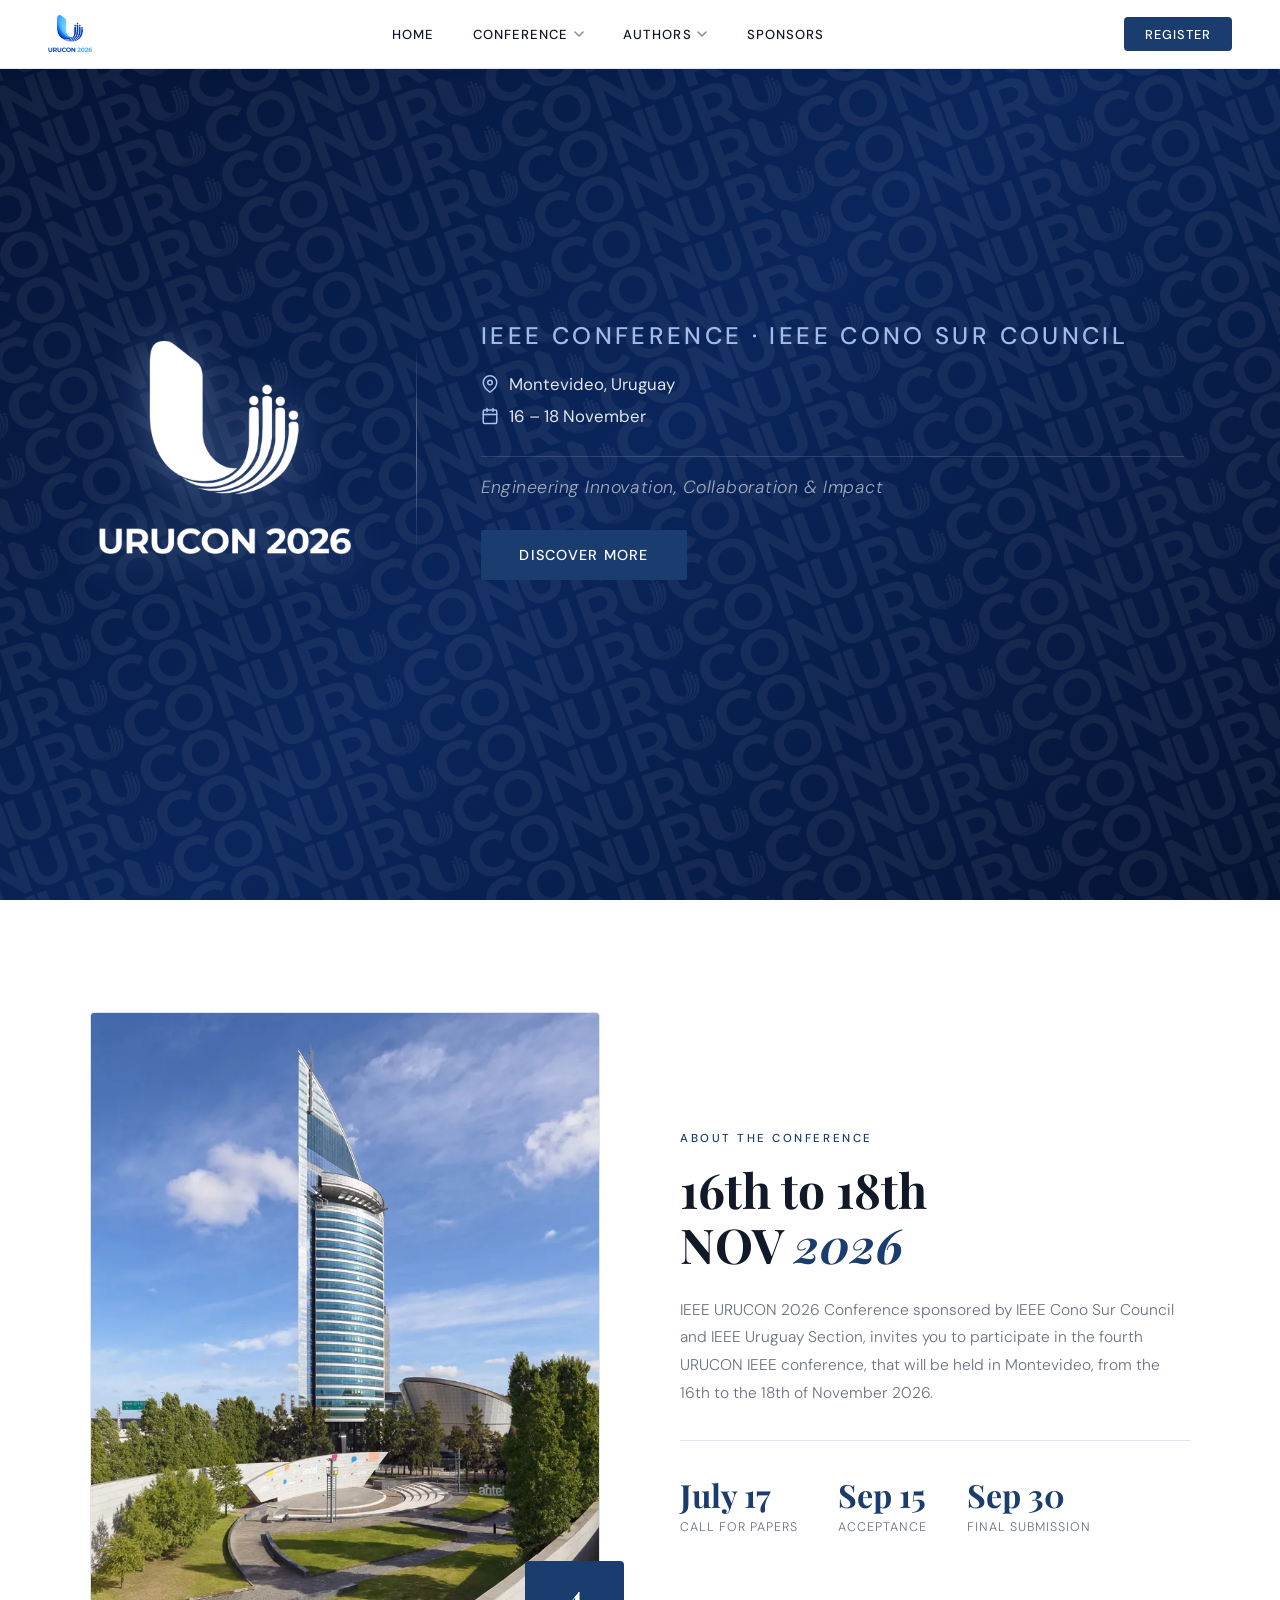
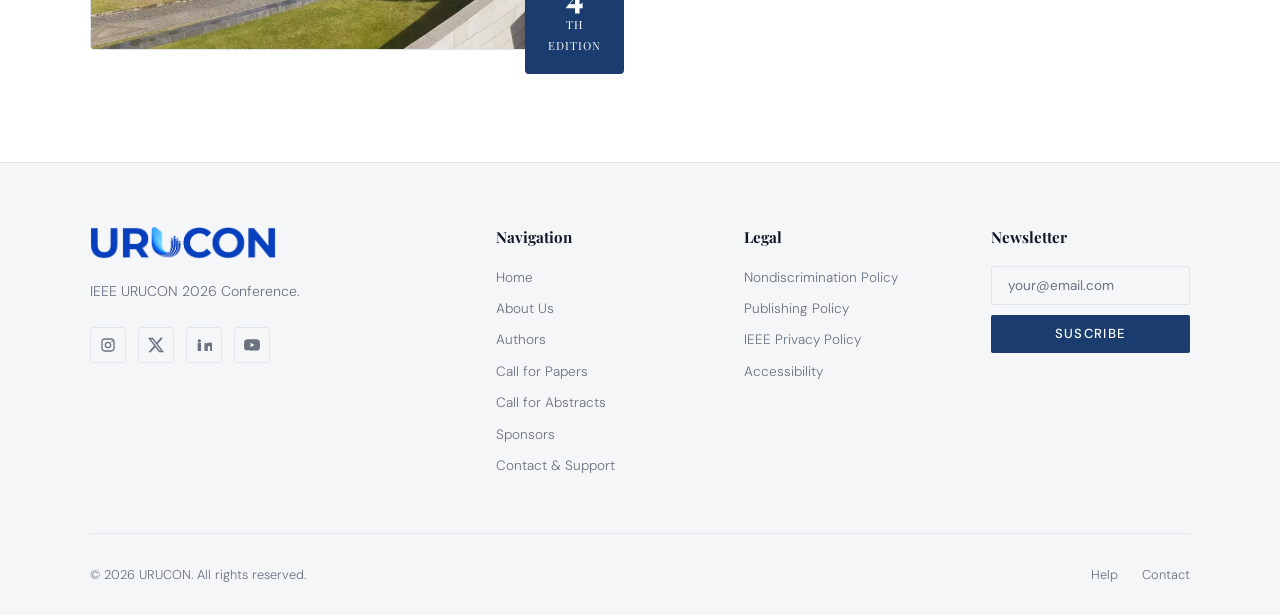
<file: index.html>
<!DOCTYPE html>

<html lang="es">

<head>
	<meta charset="UTF-8" />
	<meta name="viewport" content="width=device-width, initial-scale=1.0" />
	<title>URUCON 2026</title>
	<!-- Fuentes -->
	<link
		href="https://fonts.googleapis.com/css2?family=Playfair+Display:wght@400;700;900&family=DM+Sans:wght@300;400;500&display=swap"
		rel="stylesheet" />
	<!-- Estilos -->
	<link rel="stylesheet" href="css/styles.css" />
	<link rel="icon" type="image/png" href="img/favicon.png" />
</head>

<body>
	<div id="site-header"></div>

	<!-- ── BANNER ── -->
	<section id="inicio">
		<div class="banner-bg"></div>
		<div class="banner-overlay"></div>
		<div class="banner-pattern"></div>

		<div class="banner-hero">
			<!-- Left: imagotipo -->
			<div class="banner-logo-wrap">
				<img src="img/imagotipo.png" alt="URUCON 2026" class="banner-imagotipo" />
			</div>

			<!-- Vertical divider -->
			<div class="banner-divider"></div>

			<!-- Right: text -->
			<div class="banner-text">
				<p class="banner-eyebrow">IEEE Conference · IEEE Cono Sur Council</p>
				<div class="banner-meta">
					<div class="banner-meta-line">
						<svg viewBox="0 0 24 24" fill="none" stroke-width="2" stroke-linecap="round" stroke-linejoin="round" aria-hidden="true"><path d="M21 10c0 7-9 13-9 13s-9-6-9-13a9 9 0 0 1 18 0z"/><circle cx="12" cy="10" r="3"/></svg>
						<span>Montevideo, Uruguay</span>
					</div>
					<div class="banner-meta-line">
						<svg viewBox="0 0 24 24" fill="none" stroke-width="2" stroke-linecap="round" stroke-linejoin="round" aria-hidden="true"><rect x="3" y="4" width="18" height="18" rx="2"/><line x1="16" y1="2" x2="16" y2="6"/><line x1="8" y1="2" x2="8" y2="6"/><line x1="3" y1="10" x2="21" y2="10"/></svg>
						<span>16 – 18 November</span>
					</div>
				</div>
				<p class="banner-tagline">Engineering Innovation, Collaboration & Impact</p>
				<div class="banner-actions-inline">
					<a href="#about" class="btn-primary">Discover More</a>
				</div>
			</div>
		</div>
	</section>

	<!-- ── ABOUT ── -->
	<section id="about">
		<div class="about-inner">
			<div class="about-visual reveal">
				<div class="about-img-box">
					<img src="img/2401-telecommunications-tower-antel-tower-antel-amphitheatre-park-3019.jpg.webp"
						alt="Antel Tower and amphitheatre in Montevideo"
						class="about-img" />
				</div>
				<div class="about-badge">
					<span class="num">4</span>
					<span class="label">th<br>Edition</span>
				</div>
			</div>

			<div class="about-text reveal">
				<span class="section-tag">About the Conference</span>
				<h2 class="section-title">16th to 18th<br>NOV <em>2026</em></h2>
				<p>
					IEEE URUCON 2026 Conference sponsored by IEEE Cono Sur Council and IEEE Uruguay Section, invites you
					to
					participate in the fourth URUCON IEEE conference, that will be held in Montevideo, from the
					16th to the
					18th of November 2026.
				</p>
				<div class="about-stats">
          <div class="stat-item">
            <div class="stat-num">July 17</div>
            <div class="stat-label">Call for Papers</div>
          </div>
          <div class="stat-item">
            <div class="stat-num">Sep 15</div>
            <div class="stat-label">Acceptance</div>
          </div>
          <div class="stat-item">
            <div class="stat-num">Sep 30</div>
            <div class="stat-label">Final Submission</div>
          </div>
        </div>
			</div>
		</div>
	</section>

	<!-- ── SPONSORS ── -->
	<!-- <section id="sponsors">
		<div class="sponsors-inner">
			<div class="sponsors-header reveal">
				<h2 class="section-title" style="margin-bottom:0">Partners <em>and</em> Sponsors</h2>
				<p class="sponsors-subtitle">Organizations that make this conference posible.</p>
			</div>

			<div class="sponsors-tiers">
				<div class="tier-gold reveal">
					<div class="sponsor-tier-label">Gold</div>
					<div class="sponsors-row">
						<div class="sponsor-card">
							<div class="sponsor-placeholder">
								<div class="sp-bar"></div>
								<div class="sp-bar"></div>
							</div>
						</div>
						<div class="sponsor-card">
							<div class="sponsor-placeholder">
								<div class="sp-bar"></div>
								<div class="sp-bar"></div>
							</div>
						</div>
						<div class="sponsor-card">
							<div class="sponsor-placeholder">
								<div class="sp-bar"></div>
								<div class="sp-bar"></div>
							</div>
						</div>
					</div>
				</div>

				<div class="tier-silver reveal">
					<div class="sponsor-tier-label">Silver</div>
					<div class="sponsors-row">
						<div class="sponsor-card">
							<div class="sponsor-placeholder">
								<div class="sp-bar"></div>
								<div class="sp-bar"></div>
							</div>
						</div>
						<div class="sponsor-card">
							<div class="sponsor-placeholder">
								<div class="sp-bar"></div>
								<div class="sp-bar"></div>
							</div>
						</div>
						<div class="sponsor-card">
							<div class="sponsor-placeholder">
								<div class="sp-bar"></div>
								<div class="sp-bar"></div>
							</div>
						</div>
						<div class="sponsor-card">
							<div class="sponsor-placeholder">
								<div class="sp-bar"></div>
								<div class="sp-bar"></div>
							</div>
						</div>
					</div>
				</div>

				<div class="tier-bronze reveal">
					<div class="sponsor-tier-label">Bronze</div>
					<div class="sponsors-row">
						<div class="sponsor-card">
							<div class="sponsor-placeholder">
								<div class="sp-bar"></div>
								<div class="sp-bar"></div>
							</div>
						</div>
						<div class="sponsor-card">
							<div class="sponsor-placeholder">
								<div class="sp-bar"></div>
								<div class="sp-bar"></div>
							</div>
						</div>
						<div class="sponsor-card">
							<div class="sponsor-placeholder">
								<div class="sp-bar"></div>
								<div class="sp-bar"></div>
							</div>
						</div>
						<div class="sponsor-card">
							<div class="sponsor-placeholder">
								<div class="sp-bar"></div>
								<div class="sp-bar"></div>
							</div>
						</div>
						<div class="sponsor-card">
							<div class="sponsor-placeholder">
								<div class="sp-bar"></div>
								<div class="sp-bar"></div>
							</div>
						</div>
					</div>
				</div>
			</div>
		</div>
	</section> -->

	<div id="site-footer"></div>

	<!-- Script -->
	<script src="js/layout.js"></script>
	<script src="js/main.js"></script>
</body>

</html>
</file>
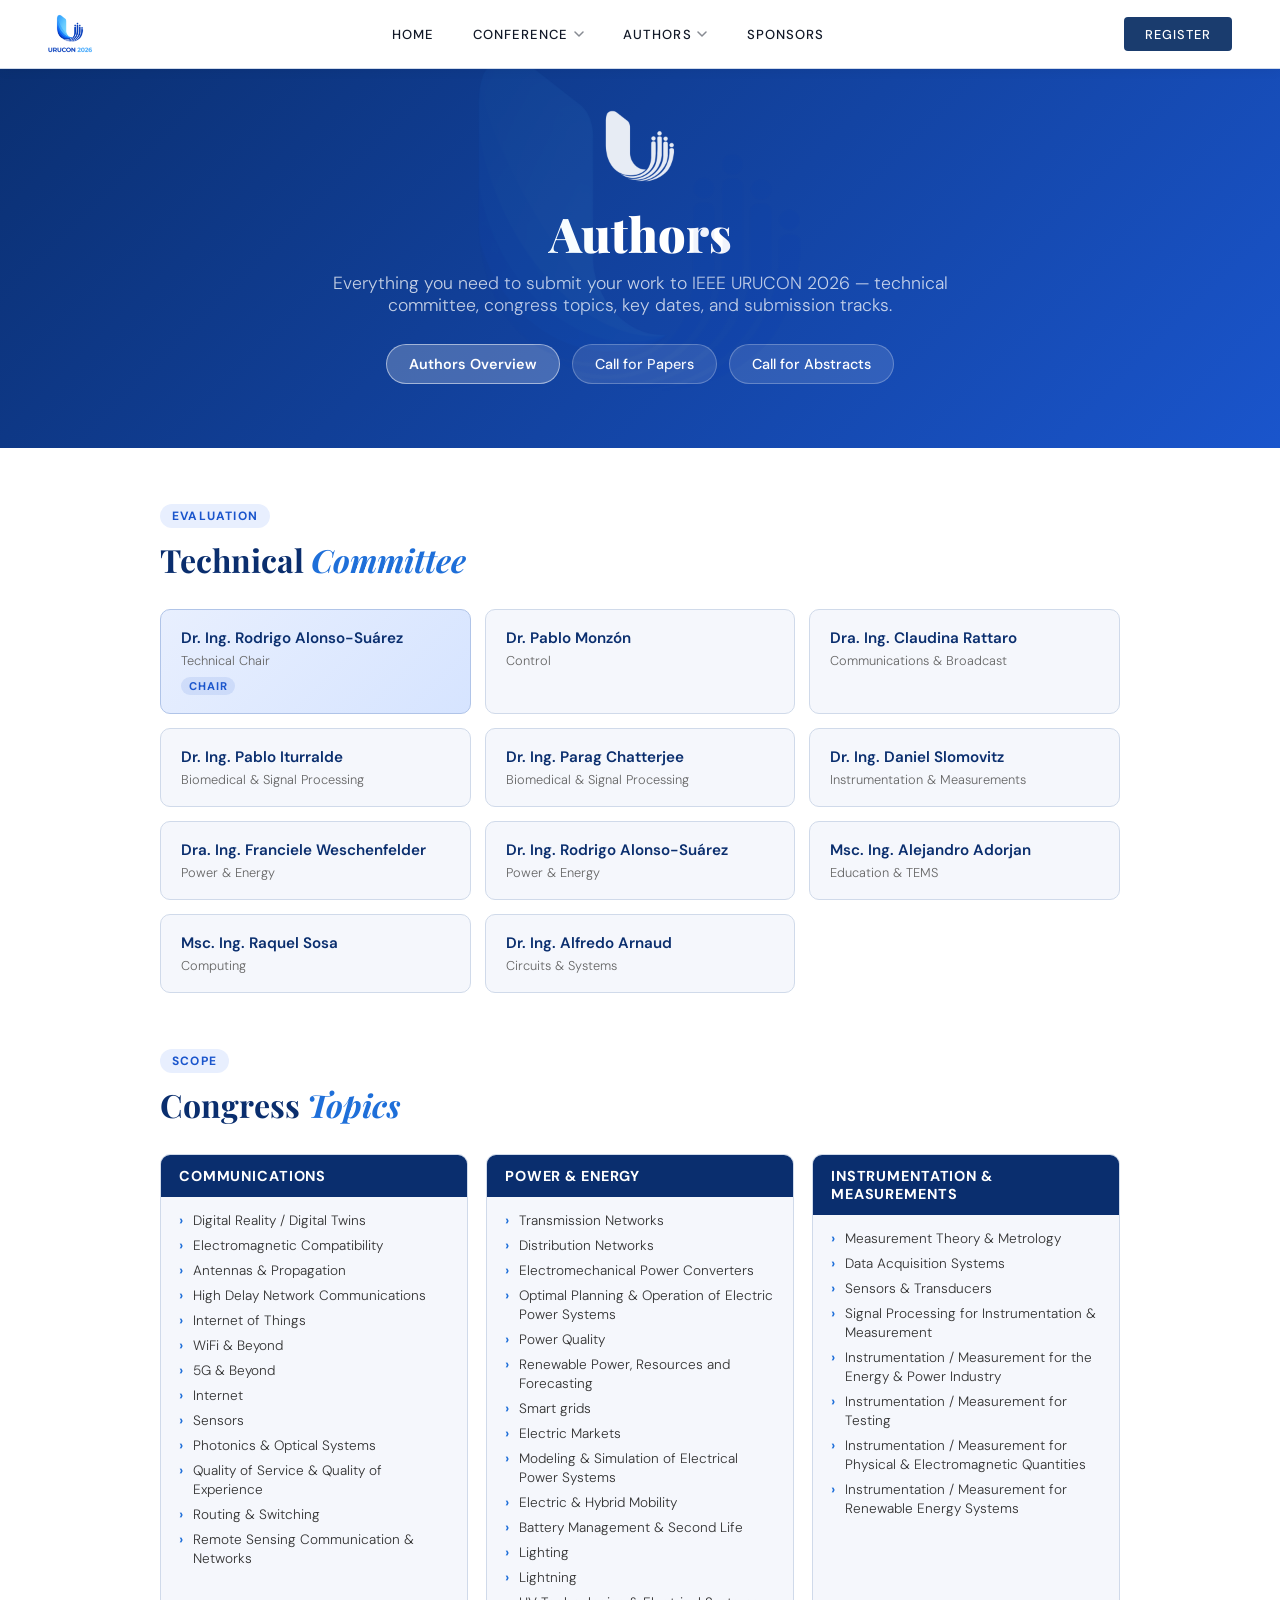
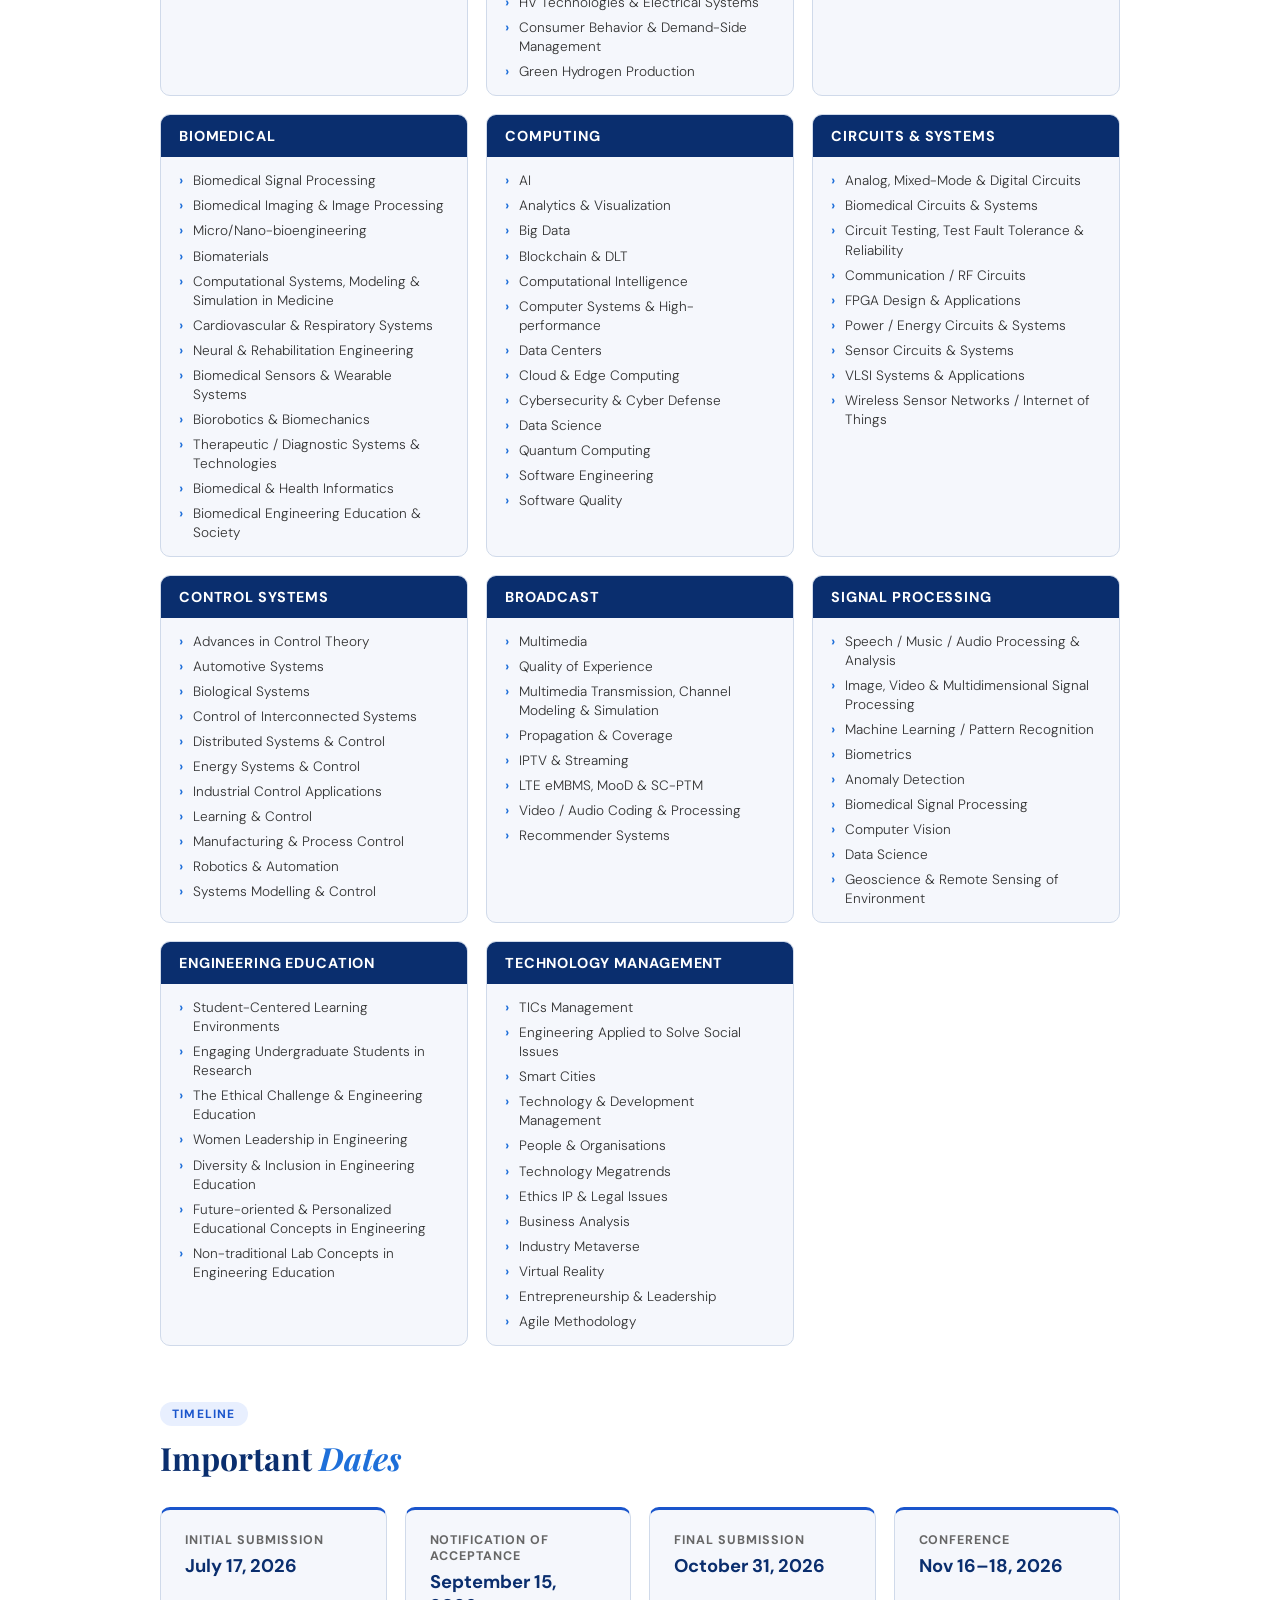
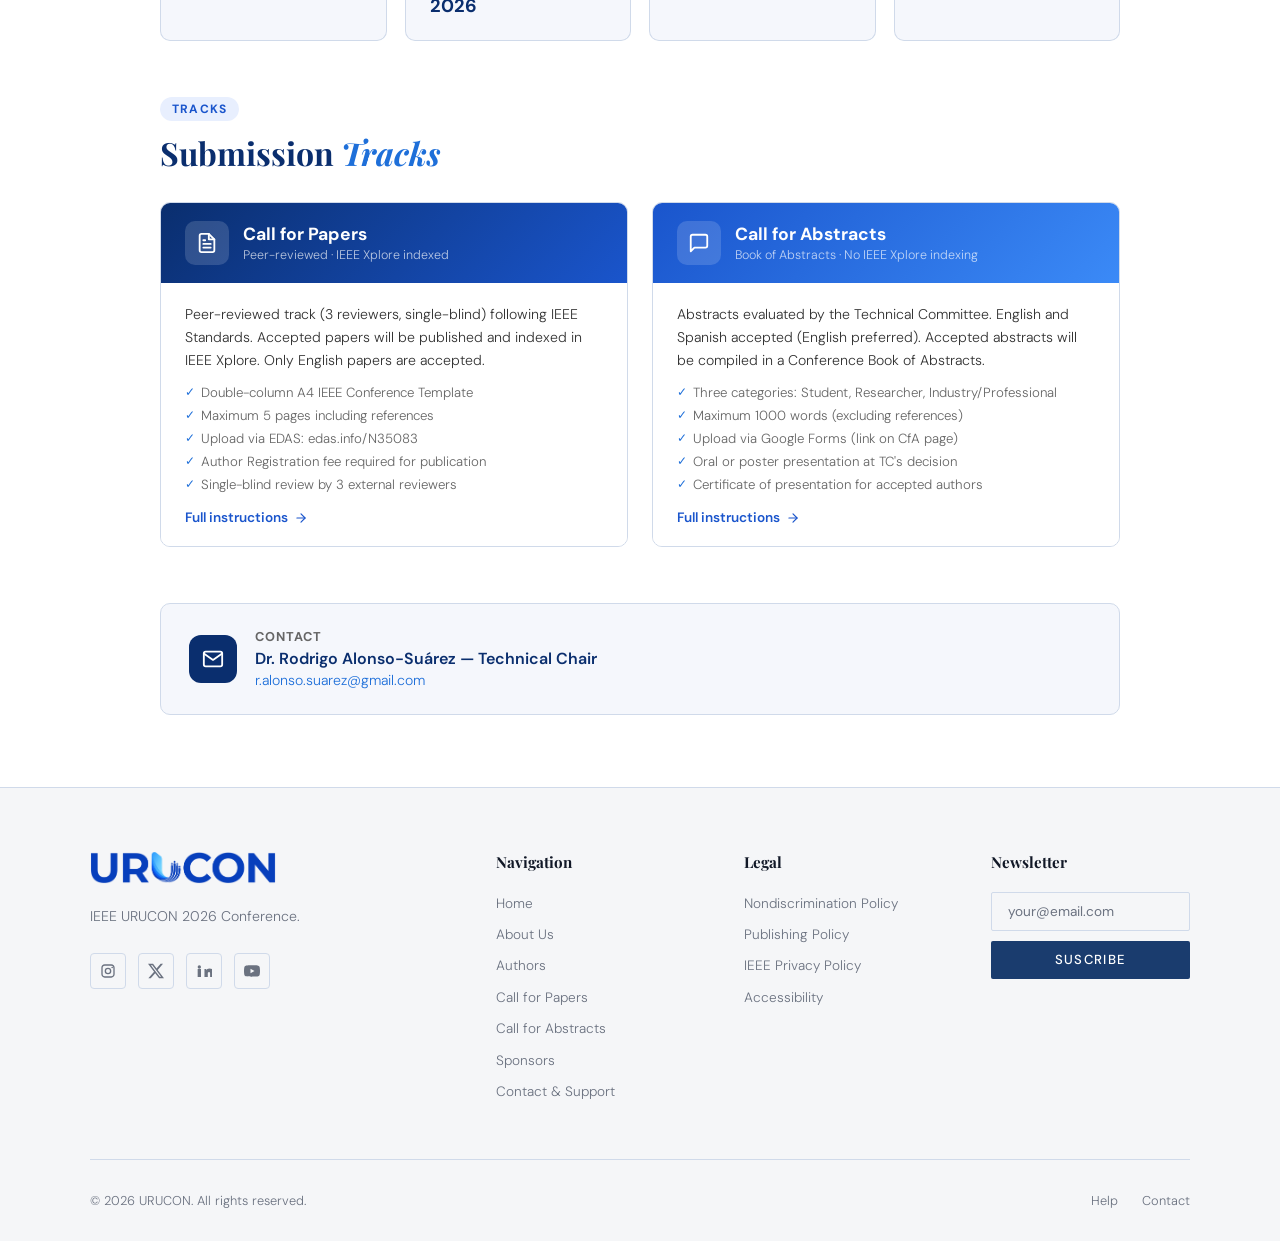
<file: authors.html>
<!DOCTYPE html>

<html lang="en">

<head>
  <meta charset="UTF-8" />
  <meta name="viewport" content="width=device-width, initial-scale=1.0" />
  <title>Authors – URUCON 2026</title>
  <link
    href="https://fonts.googleapis.com/css2?family=Playfair+Display:wght@400;700;900&family=DM+Sans:wght@300;400;500&display=swap"
    rel="stylesheet" />
  <link rel="stylesheet" href="css/styles.css" />
  <link rel="stylesheet" href="css/authors.css" />
  <link rel="icon" type="image/png" href="img/favicon.png" />
</head>

<body>
  <div id="site-header"></div>

  <!-- ── HERO ── -->
  <section class="authors-hero">
    <img src="img/isotipo.png" alt="" class="authors-hero__isotipo" aria-hidden="true" />
    <h1 class="authors-hero__title">Authors</h1>
    <p class="authors-hero__subtitle">
      Everything you need to submit your work to IEEE URUCON 2026 — technical committee, congress topics, key dates, and submission tracks.
    </p>
    <div class="authors-hero__tabs">
      <a href="authors.html" class="hero-tab hero-tab--active">Authors Overview</a>
      <a href="cfpapers.html" class="hero-tab">Call for Papers</a>
      <a href="cfabstracts.html" class="hero-tab">Call for Abstracts</a>
    </div>
  </section>

  <!-- ── BODY ── -->
  <div class="authors-body">
    <div class="authors-inner">

      <!-- TECHNICAL COMMITTEE -->
      <section class="committee-section">
        <span class="section-tag-sm">Evaluation</span>
        <h2 class="section-h2">Technical <em>Committee</em></h2>

        <div class="committee-grid">

          <div class="committee-card committee-card--chair">
            <span class="committee-name">Dr. Ing. Rodrigo Alonso-Suárez</span>
            <span class="committee-area">Technical Chair</span>
            <span class="committee-badge">Chair</span>
          </div>

          <div class="committee-card">
            <span class="committee-name">Dr. Pablo Monzón</span>
            <span class="committee-area">Control</span>
          </div>

          <div class="committee-card">
            <span class="committee-name">Dra. Ing. Claudina Rattaro</span>
            <span class="committee-area">Communications &amp; Broadcast</span>
          </div>

          <div class="committee-card">
            <span class="committee-name">Dr. Ing. Pablo Iturralde</span>
            <span class="committee-area">Biomedical &amp; Signal Processing</span>
          </div>

          <div class="committee-card">
            <span class="committee-name">Dr. Ing. Parag Chatterjee</span>
            <span class="committee-area">Biomedical &amp; Signal Processing</span>
          </div>

          <div class="committee-card">
            <span class="committee-name">Dr. Ing. Daniel Slomovitz</span>
            <span class="committee-area">Instrumentation &amp; Measurements</span>
          </div>

          <div class="committee-card">
            <span class="committee-name">Dra. Ing. Franciele Weschenfelder</span>
            <span class="committee-area">Power &amp; Energy</span>
          </div>

          <div class="committee-card">
            <span class="committee-name">Dr. Ing. Rodrigo Alonso-Suárez</span>
            <span class="committee-area">Power &amp; Energy</span>
          </div>

          <div class="committee-card">
            <span class="committee-name">Msc. Ing. Alejandro Adorjan</span>
            <span class="committee-area">Education &amp; TEMS</span>
          </div>

          <div class="committee-card">
            <span class="committee-name">Msc. Ing. Raquel Sosa</span>
            <span class="committee-area">Computing</span>
          </div>

          <div class="committee-card">
            <span class="committee-name">Dr. Ing. Alfredo Arnaud</span>
            <span class="committee-area">Circuits &amp; Systems</span>
          </div>

        </div>
      </section>

      <!-- CONGRESS TOPICS -->
      <section class="topics-section">
        <span class="section-tag-sm">Scope</span>
        <h2 class="section-h2">Congress <em>Topics</em></h2>

        <div class="topics-grid">

          <div class="topic-group">
            <div class="topic-group__header">Communications</div>
            <ul class="topic-group__list">
              <li>Digital Reality / Digital Twins</li>
              <li>Electromagnetic Compatibility</li>
              <li>Antennas &amp; Propagation</li>
              <li>High Delay Network Communications</li>
              <li>Internet of Things</li>
              <li>WiFi &amp; Beyond</li>
              <li>5G &amp; Beyond</li>
              <li>Internet</li>
              <li>Sensors</li>
              <li>Photonics &amp; Optical Systems</li>
              <li>Quality of Service &amp; Quality of Experience</li>
              <li>Routing &amp; Switching</li>
              <li>Remote Sensing Communication &amp; Networks</li>
            </ul>
          </div>

          <div class="topic-group">
            <div class="topic-group__header">Power &amp; Energy</div>
            <ul class="topic-group__list">
              <li>Transmission Networks</li>
              <li>Distribution Networks</li>
              <li>Electromechanical Power Converters</li>
              <li>Optimal Planning &amp; Operation of Electric Power Systems</li>
              <li>Power Quality</li>
              <li>Renewable Power, Resources and Forecasting</li>
              <li>Smart grids</li>
              <li>Electric Markets</li>
              <li>Modeling &amp; Simulation of Electrical Power Systems</li>
              <li>Electric &amp; Hybrid Mobility</li>
              <li>Battery Management &amp; Second Life</li>
              <li>Lighting</li>
              <li>Lightning</li>
              <li>HV Technologies &amp; Electrical Systems</li>
              <li>Consumer Behavior &amp; Demand-Side Management</li>
              <li>Green Hydrogen Production</li>
            </ul>
          </div>

          <div class="topic-group">
            <div class="topic-group__header">Instrumentation &amp; Measurements</div>
            <ul class="topic-group__list">
              <li>Measurement Theory &amp; Metrology</li>
              <li>Data Acquisition Systems</li>
              <li>Sensors &amp; Transducers</li>
              <li>Signal Processing for Instrumentation &amp; Measurement</li>
              <li>Instrumentation / Measurement for the Energy &amp; Power Industry</li>
              <li>Instrumentation / Measurement for Testing</li>
              <li>Instrumentation / Measurement for Physical &amp; Electromagnetic Quantities</li>
              <li>Instrumentation / Measurement for Renewable Energy Systems</li>
            </ul>
          </div>

          <div class="topic-group">
            <div class="topic-group__header">Biomedical</div>
            <ul class="topic-group__list">
              <li>Biomedical Signal Processing</li>
              <li>Biomedical Imaging &amp; Image Processing</li>
              <li>Micro/Nano-bioengineering</li>
              <li>Biomaterials</li>
              <li>Computational Systems, Modeling &amp; Simulation in Medicine</li>
              <li>Cardiovascular &amp; Respiratory Systems</li>
              <li>Neural &amp; Rehabilitation Engineering</li>
              <li>Biomedical Sensors &amp; Wearable Systems</li>
              <li>Biorobotics &amp; Biomechanics</li>
              <li>Therapeutic / Diagnostic Systems &amp; Technologies</li>
              <li>Biomedical &amp; Health Informatics</li>
              <li>Biomedical Engineering Education &amp; Society</li>
            </ul>
          </div>

          <div class="topic-group">
            <div class="topic-group__header">Computing</div>
            <ul class="topic-group__list">
              <li>AI</li>
              <li>Analytics &amp; Visualization</li>
              <li>Big Data</li>
              <li>Blockchain &amp; DLT</li>
              <li>Computational Intelligence</li>
              <li>Computer Systems &amp; High-performance</li>
              <li>Data Centers</li>
              <li>Cloud &amp; Edge Computing</li>
              <li>Cybersecurity &amp; Cyber Defense</li>
              <li>Data Science</li>
              <li>Quantum Computing</li>
              <li>Software Engineering</li>
              <li>Software Quality</li>
            </ul>
          </div>

          <div class="topic-group">
            <div class="topic-group__header">Circuits &amp; Systems</div>
            <ul class="topic-group__list">
              <li>Analog, Mixed-Mode &amp; Digital Circuits</li>
              <li>Biomedical Circuits &amp; Systems</li>
              <li>Circuit Testing, Test Fault Tolerance &amp; Reliability</li>
              <li>Communication / RF Circuits</li>
              <li>FPGA Design &amp; Applications</li>
              <li>Power / Energy Circuits &amp; Systems</li>
              <li>Sensor Circuits &amp; Systems</li>
              <li>VLSI Systems &amp; Applications</li>
              <li>Wireless Sensor Networks / Internet of Things</li>
            </ul>
          </div>

          <div class="topic-group">
            <div class="topic-group__header">Control Systems</div>
            <ul class="topic-group__list">
              <li>Advances in Control Theory</li>
              <li>Automotive Systems</li>
              <li>Biological Systems</li>
              <li>Control of Interconnected Systems</li>
              <li>Distributed Systems &amp; Control</li>
              <li>Energy Systems &amp; Control</li>
              <li>Industrial Control Applications</li>
              <li>Learning &amp; Control</li>
              <li>Manufacturing &amp; Process Control</li>
              <li>Robotics &amp; Automation</li>
              <li>Systems Modelling &amp; Control</li>
            </ul>
          </div>

          <div class="topic-group">
            <div class="topic-group__header">Broadcast</div>
            <ul class="topic-group__list">
              <li>Multimedia</li>
              <li>Quality of Experience</li>
              <li>Multimedia Transmission, Channel Modeling &amp; Simulation</li>
              <li>Propagation &amp; Coverage</li>
              <li>IPTV &amp; Streaming</li>
              <li>LTE eMBMS, MooD &amp; SC-PTM</li>
              <li>Video / Audio Coding &amp; Processing</li>
              <li>Recommender Systems</li>
            </ul>
          </div>

          <div class="topic-group">
            <div class="topic-group__header">Signal Processing</div>
            <ul class="topic-group__list">
              <li>Speech / Music / Audio Processing &amp; Analysis</li>
              <li>Image, Video &amp; Multidimensional Signal Processing</li>
              <li>Machine Learning / Pattern Recognition</li>
              <li>Biometrics</li>
              <li>Anomaly Detection</li>
              <li>Biomedical Signal Processing</li>
              <li>Computer Vision</li>
              <li>Data Science</li>
              <li>Geoscience &amp; Remote Sensing of Environment</li>
            </ul>
          </div>

          <div class="topic-group">
            <div class="topic-group__header">Engineering Education</div>
            <ul class="topic-group__list">
              <li>Student-Centered Learning Environments</li>
              <li>Engaging Undergraduate Students in Research</li>
              <li>The Ethical Challenge &amp; Engineering Education</li>
              <li>Women Leadership in Engineering</li>
              <li>Diversity &amp; Inclusion in Engineering Education</li>
              <li>Future-oriented &amp; Personalized Educational Concepts in Engineering</li>
              <li>Non-traditional Lab Concepts in Engineering Education</li>
            </ul>
          </div>

          <div class="topic-group">
            <div class="topic-group__header">Technology Management</div>
            <ul class="topic-group__list">
              <li>TICs Management</li>
              <li>Engineering Applied to Solve Social Issues</li>
              <li>Smart Cities</li>
              <li>Technology &amp; Development Management</li>
              <li>People &amp; Organisations</li>
              <li>Technology Megatrends</li>
              <li>Ethics IP &amp; Legal Issues</li>
              <li>Business Analysis</li>
              <li>Industry Metaverse</li>
              <li>Virtual Reality</li>
              <li>Entrepreneurship &amp; Leadership</li>
              <li>Agile Methodology</li>
            </ul>
          </div>

        </div>
      </section>

      <!-- IMPORTANT DATES -->
      <section class="dates-section">
        <span class="section-tag-sm">Timeline</span>
        <h2 class="section-h2">Important <em>Dates</em></h2>

        <div class="dates-row">
          <div class="date-card">
            <div class="date-card__label">Initial Submission</div>
            <div class="date-card__value">July 17, 2026</div>
          </div>
          <div class="date-card">
            <div class="date-card__label">Notification of Acceptance</div>
            <div class="date-card__value">September 15, 2026</div>
          </div>
          <div class="date-card">
            <div class="date-card__label">Final Submission</div>
            <div class="date-card__value">October 31, 2026</div>
          </div>
          <div class="date-card">
            <div class="date-card__label">Conference</div>
            <div class="date-card__value">Nov 16–18, 2026</div>
          </div>
        </div>
      </section>

      <!-- CALL FOR BOXES -->
      <section>
        <span class="section-tag-sm">Tracks</span>
        <h2 class="section-h2">Submission <em>Tracks</em></h2>

        <div class="call-boxes">

          <!-- Call for Papers -->
          <div class="call-box call-box--papers">
            <div class="call-box__header">
              <div class="call-box__icon">
                <svg viewBox="0 0 24 24" fill="none" stroke-width="2" stroke-linecap="round" stroke-linejoin="round" aria-hidden="true">
                  <path d="M14 2H6a2 2 0 0 0-2 2v16a2 2 0 0 0 2 2h12a2 2 0 0 0 2-2V8z"/>
                  <polyline points="14 2 14 8 20 8"/>
                  <line x1="16" y1="13" x2="8" y2="13"/>
                  <line x1="16" y1="17" x2="8" y2="17"/>
                  <polyline points="10 9 9 9 8 9"/>
                </svg>
              </div>
              <div>
                <div class="call-box__title">Call for Papers</div>
                <div class="call-box__subtitle">Peer-reviewed · IEEE Xplore indexed</div>
              </div>
            </div>
            <div class="call-box__body">
              <p class="call-box__desc">
                Peer-reviewed track (3 reviewers, single-blind) following IEEE Standards. Accepted papers will be published and indexed in IEEE Xplore. Only English papers are accepted.
              </p>
              <ul class="call-box__highlights">
                <li>Double-column A4 IEEE Conference Template</li>
                <li>Maximum 5 pages including references</li>
                <li>Upload via EDAS: edas.info/N35083</li>
                <li>Author Registration fee required for publication</li>
                <li>Single-blind review by 3 external reviewers</li>
              </ul>
              <a href="cfpapers.html" class="call-box__link">
                Full instructions
                <svg viewBox="0 0 24 24" fill="none" stroke-width="2" stroke-linecap="round" stroke-linejoin="round" aria-hidden="true">
                  <line x1="5" y1="12" x2="19" y2="12"/>
                  <polyline points="12 5 19 12 12 19"/>
                </svg>
              </a>
            </div>
          </div>

          <!-- Call for Abstracts -->
          <div class="call-box call-box--abstracts">
            <div class="call-box__header">
              <div class="call-box__icon">
                <svg viewBox="0 0 24 24" fill="none" stroke-width="2" stroke-linecap="round" stroke-linejoin="round" aria-hidden="true">
                  <path d="M21 15a2 2 0 0 1-2 2H7l-4 4V5a2 2 0 0 1 2-2h14a2 2 0 0 1 2 2z"/>
                </svg>
              </div>
              <div>
                <div class="call-box__title">Call for Abstracts</div>
                <div class="call-box__subtitle">Book of Abstracts · No IEEE Xplore indexing</div>
              </div>
            </div>
            <div class="call-box__body">
              <p class="call-box__desc">
                Abstracts evaluated by the Technical Committee. English and Spanish accepted (English preferred). Accepted abstracts will be compiled in a Conference Book of Abstracts.
              </p>
              <ul class="call-box__highlights">
                <li>Three categories: Student, Researcher, Industry/Professional</li>
                <li>Maximum 1000 words (excluding references)</li>
                <li>Upload via Google Forms (link on CfA page)</li>
                <li>Oral or poster presentation at TC's decision</li>
                <li>Certificate of presentation for accepted authors</li>
              </ul>
              <a href="cfabstracts.html" class="call-box__link">
                Full instructions
                <svg viewBox="0 0 24 24" fill="none" stroke-width="2" stroke-linecap="round" stroke-linejoin="round" aria-hidden="true">
                  <line x1="5" y1="12" x2="19" y2="12"/>
                  <polyline points="12 5 19 12 12 19"/>
                </svg>
              </a>
            </div>
          </div>

        </div>
      </section>

      <!-- CONTACT -->
      <div class="contact-bar">
        <div class="contact-bar__icon">
          <svg viewBox="0 0 24 24" fill="none" stroke-width="2" stroke-linecap="round" stroke-linejoin="round" aria-hidden="true">
            <path d="M4 4h16c1.1 0 2 .9 2 2v12c0 1.1-.9 2-2 2H4c-1.1 0-2-.9-2-2V6c0-1.1.9-2 2-2z"/>
            <polyline points="22,6 12,13 2,6"/>
          </svg>
        </div>
        <div class="contact-bar__text">
          <div class="contact-bar__label">Contact</div>
          <div class="contact-bar__name">Dr. Rodrigo Alonso-Suárez — Technical Chair</div>
          <a href="mailto:r.alonso.suarez@gmail.com" class="contact-bar__email">r.alonso.suarez@gmail.com</a>
        </div>
      </div>

    </div>
  </div>

  <div id="site-footer"></div>

  <script src="js/layout.js"></script>
  <script src="js/main.js"></script>
</body>

</html>
</file>
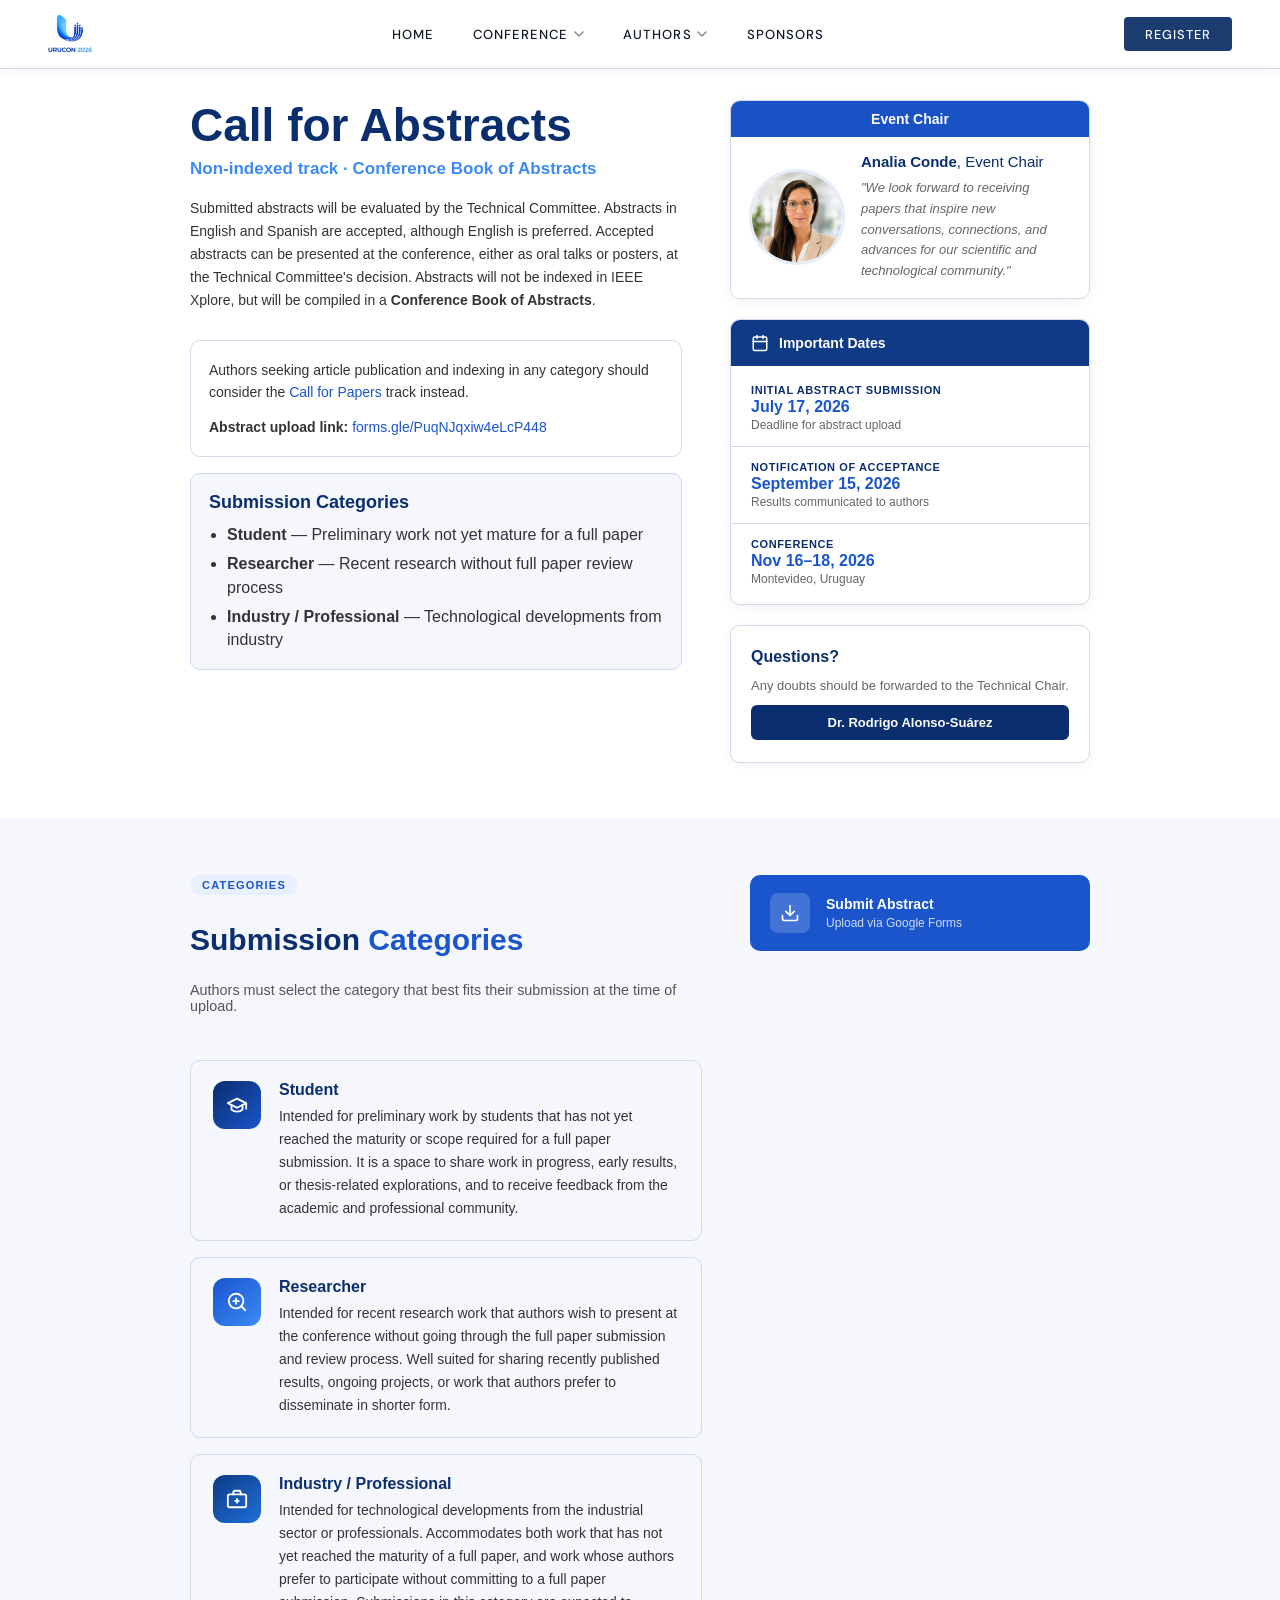
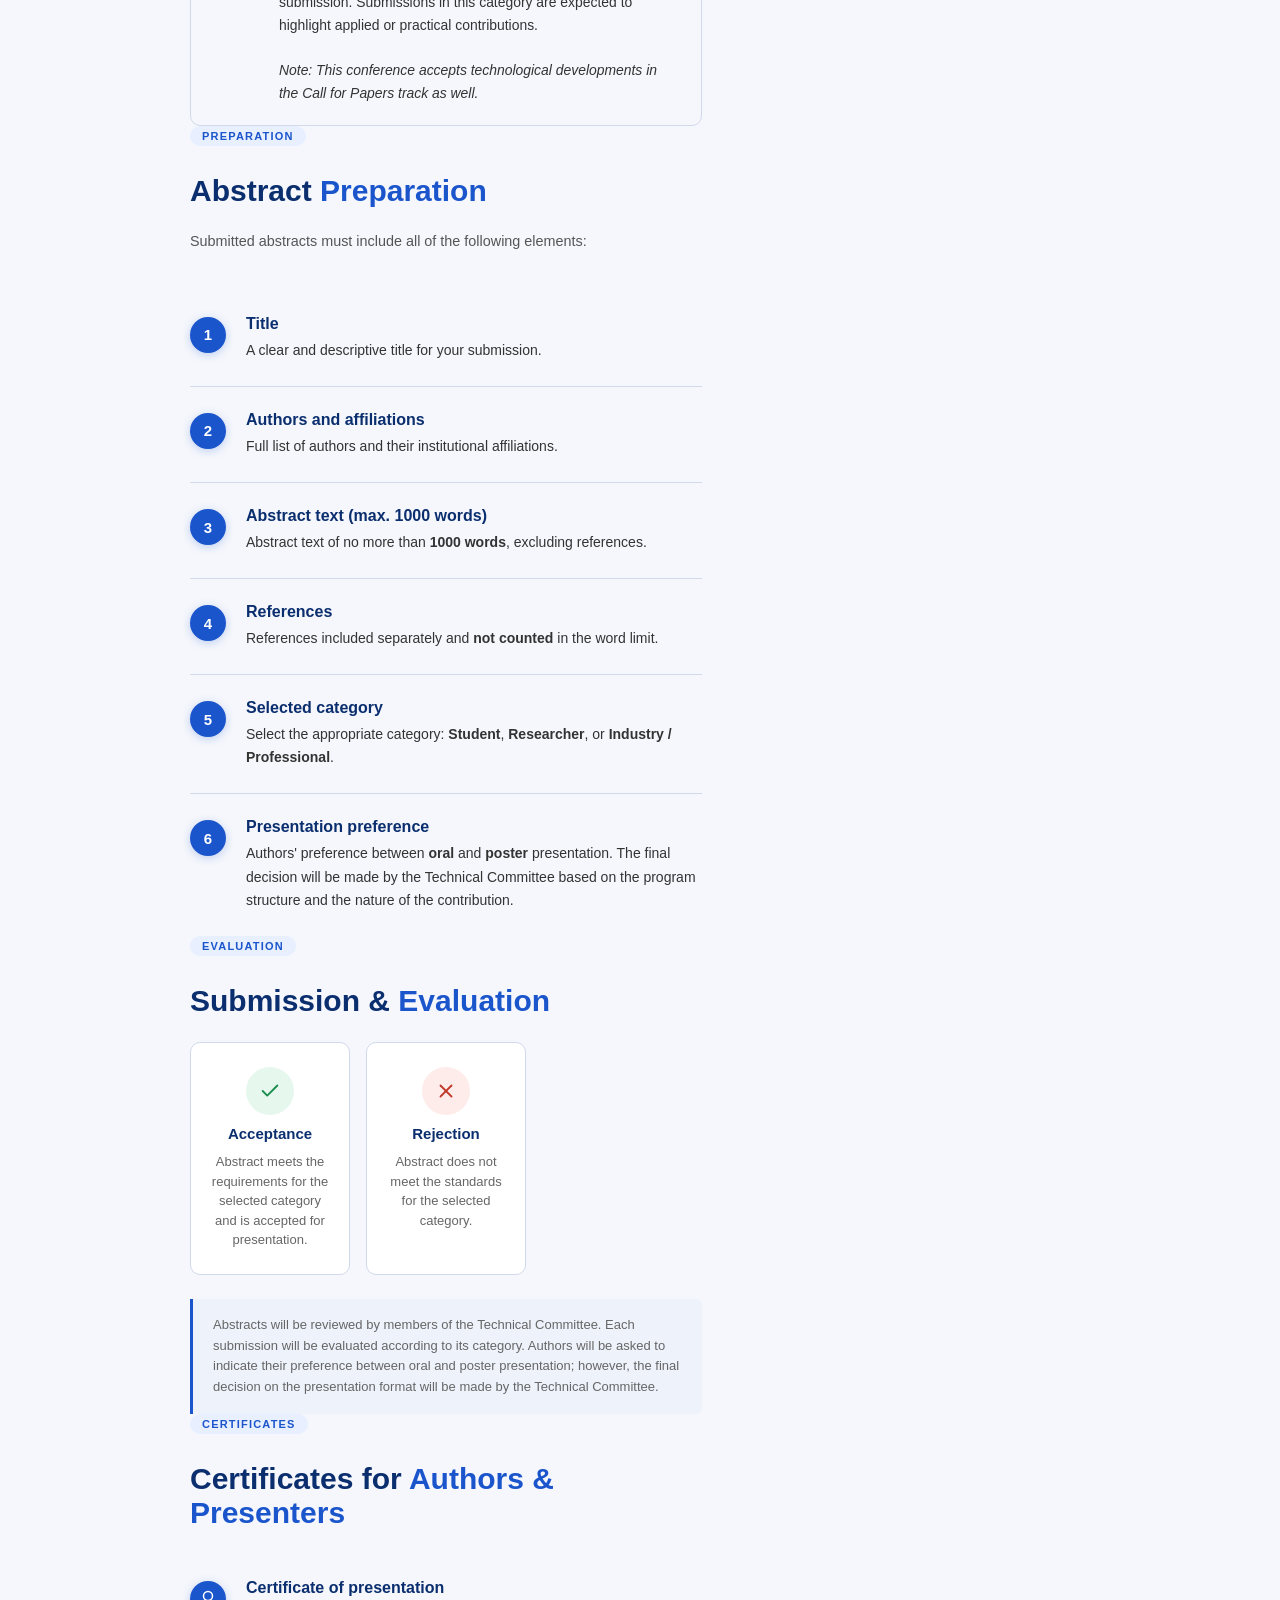
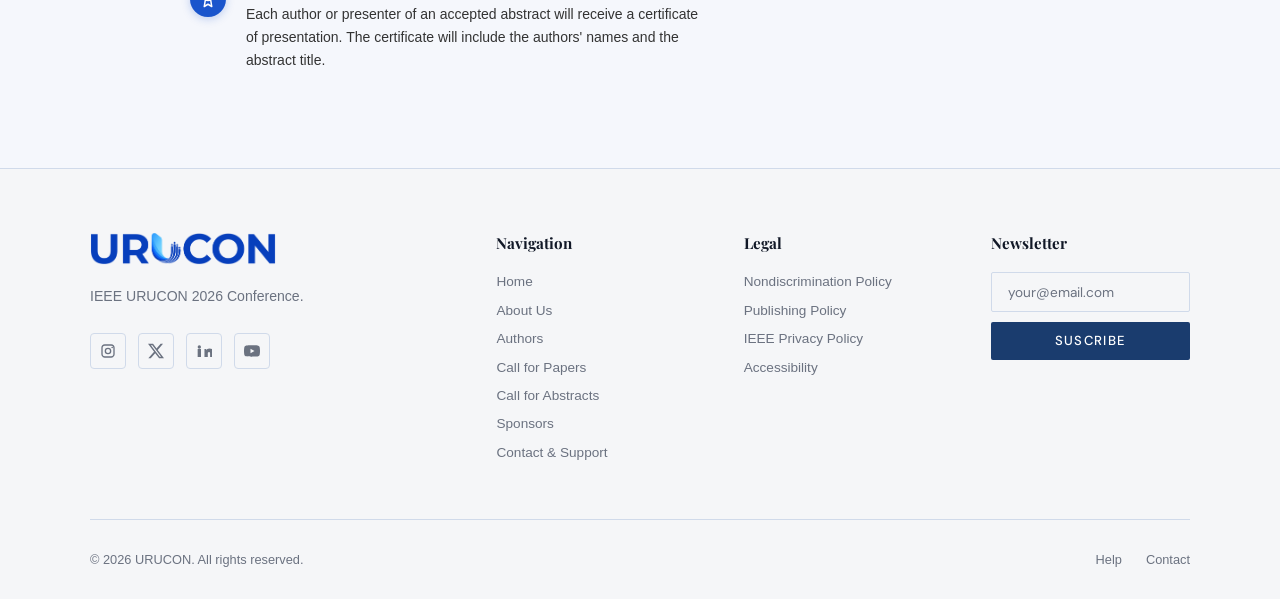
<file: cfabstracts.html>
<!DOCTYPE html>

<html lang="en">

<head>
  <meta charset="UTF-8" />
  <meta name="viewport" content="width=device-width, initial-scale=1.0" />
  <title>Call for Abstracts – URUCON 2026</title>
  <link
    href="https://fonts.googleapis.com/css2?family=Playfair+Display:wght@400;700;900&family=DM+Sans:wght@300;400;500&display=swap"
    rel="stylesheet" />
  <link rel="stylesheet" href="css/styles.css" />
  <link rel="stylesheet" href="css/cfp.css" />
  <link rel="stylesheet" href="css/cfabstracts.css" />
  <link rel="icon" type="image/png" href="img/favicon.png" />
</head>

<body>
  <div id="site-header"></div>

  <!-- ── SECTION 1 – HEADER / INTRO ── -->
  <main class="main">
    <div class="main__inner">

      <!-- Left column -->
      <section class="content">
        <h1 class="content__title">Call for Abstracts</h1>
        <p class="content__subtitle">Non-indexed track · Conference Book of Abstracts</p>
        <p class="content__description">
          Submitted abstracts will be evaluated by the Technical Committee. Abstracts in English and Spanish
          are accepted, although English is preferred. Accepted abstracts can be presented at the conference,
          either as oral talks or posters, at the Technical Committee's decision.
          Abstracts will not be indexed in IEEE Xplore, but will be compiled in a
          <strong>Conference Book of Abstracts</strong>.
        </p>

        <div class="cfp-intro-note">
          <p>
            Authors seeking article publication and indexing in any category should consider the
            <a href="cfpapers.html">Call for Papers</a> track instead.
          </p>
          <p>
            <strong>Abstract upload link:</strong>
            <a href="https://forms.gle/PuqNJqxiw4eLcP448" target="_blank" rel="noopener">forms.gle/PuqNJqxiw4eLcP448</a>
          </p>
        </div>

        <div class="cfp-topics-card">
          <h3 class="cfp-topics-title">Submission Categories</h3>
          <ul class="cfp-topics-list">
            <li><strong>Student</strong> — Preliminary work not yet mature for a full paper</li>
            <li><strong>Researcher</strong> — Recent research without full paper review process</li>
            <li><strong>Industry / Professional</strong> — Technological developments from industry</li>
          </ul>
        </div>
      </section>

      <!-- Right column: sidebar -->
      <aside class="sidebar">

        <div class="card-chair">
          <div class="card-chair__header">Event Chair</div>
          <div class="card-chair__body">
            <img src="img/people/analia-conde.jpg" alt="Analia Conde" class="chair-photo" loading="lazy" />
            <div class="card-chair__info">
              <p class="card-chair__name"><strong>Analia Conde</strong>, Event Chair</p>
              <p class="card-chair__quote">
                "We look forward to receiving papers that inspire new conversations,
                connections, and advances for our scientific and technological community."
              </p>
            </div>
          </div>
        </div>

        <div class="cfp-dates-card">
          <div class="cfp-dates-header">
            <svg viewBox="0 0 24 24" fill="none" stroke-width="2" stroke-linecap="round" stroke-linejoin="round" aria-hidden="true">
              <rect x="3" y="4" width="18" height="18" rx="2" />
              <line x1="16" y1="2" x2="16" y2="6" />
              <line x1="8" y1="2" x2="8" y2="6" />
              <line x1="3" y1="10" x2="21" y2="10" />
            </svg>
            <span>Important Dates</span>
          </div>
          <div class="cfp-dates-list">
            <div class="cfp-date-item">
              <div class="cfp-date-label">Initial Abstract Submission</div>
              <div class="cfp-date-value">July 17, 2026</div>
              <div class="cfp-date-note">Deadline for abstract upload</div>
            </div>
            <div class="cfp-date-item">
              <div class="cfp-date-label">Notification of Acceptance</div>
              <div class="cfp-date-value">September 15, 2026</div>
              <div class="cfp-date-note">Results communicated to authors</div>
            </div>
            <div class="cfp-date-item">
              <div class="cfp-date-label">Conference</div>
              <div class="cfp-date-value">Nov 16–18, 2026</div>
              <div class="cfp-date-note">Montevideo, Uruguay</div>
            </div>
          </div>
        </div>

        <div class="cfp-contact-card">
          <div class="cfp-contact-title">Questions?</div>
          <p>Any doubts should be forwarded to the Technical Chair.</p>
          <a href="mailto:r.alonso.suarez@gmail.com" class="cfp-btn-contact">Dr. Rodrigo Alonso-Suárez</a>
        </div>

      </aside>

    </div>
  </main>

  <!-- ── SECTION 2 – CATEGORIES & INSTRUCTIONS ── -->
  <div class="cfp-body">
    <div class="cfp-inner">
      <div class="cfp-main">

        <!-- Submission Categories -->
        <div class="cfp-block">
          <span class="cfp-section-tag">Categories</span>
          <h2 class="cfp-section-title">Submission <em>Categories</em></h2>
          <p style="font-size:0.9rem; color:#555; margin-bottom:22px;">
            Authors must select the category that best fits their submission at the time of upload.
          </p>

          <div class="cfa-categories">

            <div class="cfa-category">
              <div class="cfa-category__icon cfa-icon--student">
                <svg viewBox="0 0 24 24" fill="none" stroke-width="2" stroke-linecap="round" stroke-linejoin="round" aria-hidden="true">
                  <path d="M22 10v6M2 10l10-5 10 5-10 5z"/>
                  <path d="M6 12v5c3 3 9 3 12 0v-5"/>
                </svg>
              </div>
              <div class="cfa-category__content">
                <div class="cfa-category__title">Student</div>
                <div class="cfa-category__desc">
                  Intended for preliminary work by students that has not yet reached the maturity or scope
                  required for a full paper submission. It is a space to share work in progress, early results,
                  or thesis-related explorations, and to receive feedback from the academic and professional
                  community.
                </div>
              </div>
            </div>

            <div class="cfa-category">
              <div class="cfa-category__icon cfa-icon--researcher">
                <svg viewBox="0 0 24 24" fill="none" stroke-width="2" stroke-linecap="round" stroke-linejoin="round" aria-hidden="true">
                  <circle cx="11" cy="11" r="8"/>
                  <line x1="21" y1="21" x2="16.65" y2="16.65"/>
                  <line x1="11" y1="8" x2="11" y2="14"/>
                  <line x1="8" y1="11" x2="14" y2="11"/>
                </svg>
              </div>
              <div class="cfa-category__content">
                <div class="cfa-category__title">Researcher</div>
                <div class="cfa-category__desc">
                  Intended for recent research work that authors wish to present at the conference without
                  going through the full paper submission and review process. Well suited for sharing recently
                  published results, ongoing projects, or work that authors prefer to disseminate in shorter form.
                </div>
              </div>
            </div>

            <div class="cfa-category">
              <div class="cfa-category__icon cfa-icon--industry">
                <svg viewBox="0 0 24 24" fill="none" stroke-width="2" stroke-linecap="round" stroke-linejoin="round" aria-hidden="true">
                  <rect x="2" y="7" width="20" height="14" rx="2"/>
                  <path d="M16 7V5a2 2 0 0 0-2-2h-4a2 2 0 0 0-2 2v2"/>
                  <line x1="12" y1="12" x2="12" y2="16"/>
                  <line x1="10" y1="14" x2="14" y2="14"/>
                </svg>
              </div>
              <div class="cfa-category__content">
                <div class="cfa-category__title">Industry / Professional</div>
                <div class="cfa-category__desc">
                  Intended for technological developments from the industrial sector or professionals.
                  Accommodates both work that has not yet reached the maturity of a full paper, and work whose
                  authors prefer to participate without committing to a full paper submission. Submissions in
                  this category are expected to highlight applied or practical contributions.
                  <br><br>
                  <em>Note: This conference accepts technological developments in the Call for Papers track as well.</em>
                </div>
              </div>
            </div>

          </div>
        </div>

        <!-- Abstract Preparation -->
        <div class="cfp-block">
          <span class="cfp-section-tag">Preparation</span>
          <h2 class="cfp-section-title">Abstract <em>Preparation</em></h2>
          <p style="font-size:0.9rem; color:#555; margin-bottom:18px;">
            Submitted abstracts must include all of the following elements:
          </p>
          <div class="cfp-steps">

            <div class="cfp-step">
              <div class="cfp-step-num">1</div>
              <div class="cfp-step-body">
                <div class="cfp-step-title">Title</div>
                <div class="cfp-step-desc">
                  A clear and descriptive title for your submission.
                </div>
              </div>
            </div>

            <div class="cfp-step">
              <div class="cfp-step-num">2</div>
              <div class="cfp-step-body">
                <div class="cfp-step-title">Authors and affiliations</div>
                <div class="cfp-step-desc">
                  Full list of authors and their institutional affiliations.
                </div>
              </div>
            </div>

            <div class="cfp-step">
              <div class="cfp-step-num">3</div>
              <div class="cfp-step-body">
                <div class="cfp-step-title">Abstract text (max. 1000 words)</div>
                <div class="cfp-step-desc">
                  Abstract text of no more than <strong>1000 words</strong>, excluding references.
                </div>
              </div>
            </div>

            <div class="cfp-step">
              <div class="cfp-step-num">4</div>
              <div class="cfp-step-body">
                <div class="cfp-step-title">References</div>
                <div class="cfp-step-desc">
                  References included separately and <strong>not counted</strong> in the word limit.
                </div>
              </div>
            </div>

            <div class="cfp-step">
              <div class="cfp-step-num">5</div>
              <div class="cfp-step-body">
                <div class="cfp-step-title">Selected category</div>
                <div class="cfp-step-desc">
                  Select the appropriate category: <strong>Student</strong>, <strong>Researcher</strong>,
                  or <strong>Industry / Professional</strong>.
                </div>
              </div>
            </div>

            <div class="cfp-step">
              <div class="cfp-step-num">6</div>
              <div class="cfp-step-body">
                <div class="cfp-step-title">Presentation preference</div>
                <div class="cfp-step-desc">
                  Authors' preference between <strong>oral</strong> and <strong>poster</strong> presentation.
                  The final decision will be made by the Technical Committee based on the program structure
                  and the nature of the contribution.
                </div>
              </div>
            </div>

          </div>
        </div>

        <!-- Evaluation -->
        <div class="cfp-block">
          <span class="cfp-section-tag">Evaluation</span>
          <h2 class="cfp-section-title">Submission &amp; <em>Evaluation</em></h2>
          <div class="cfp-review-cards">

            <div class="cfp-review-card rc-accept">
              <div class="cfp-review-icon">
                <svg viewBox="0 0 24 24" fill="none" stroke-width="2" stroke-linecap="round" stroke-linejoin="round">
                  <path d="M20 6L9 17l-5-5" />
                </svg>
              </div>
              <div class="cfp-review-label">Acceptance</div>
              <div class="cfp-review-desc">
                Abstract meets the requirements for the selected category and is accepted for presentation.
              </div>
            </div>

            <div class="cfp-review-card rc-reject">
              <div class="cfp-review-icon">
                <svg viewBox="0 0 24 24" fill="none" stroke-width="2" stroke-linecap="round" stroke-linejoin="round">
                  <line x1="18" y1="6" x2="6" y2="18" />
                  <line x1="6" y1="6" x2="18" y2="18" />
                </svg>
              </div>
              <div class="cfp-review-label">Rejection</div>
              <div class="cfp-review-desc">
                Abstract does not meet the standards for the selected category.
              </div>
            </div>

          </div>
          <div class="cfp-review-note">
            Abstracts will be reviewed by members of the Technical Committee. Each submission will be
            evaluated according to its category. Authors will be asked to indicate their preference between
            oral and poster presentation; however, the final decision on the presentation format will be made
            by the Technical Committee.
          </div>
        </div>

        <!-- Certificates -->
        <div class="cfp-block">
          <span class="cfp-section-tag">Certificates</span>
          <h2 class="cfp-section-title">Certificates for <em>Authors &amp; Presenters</em></h2>
          <div class="cfp-steps">
            <div class="cfp-step">
              <div class="cfp-step-num">
                <svg viewBox="0 0 24 24" fill="none" stroke-width="2" stroke-linecap="round" stroke-linejoin="round" style="width:18px;height:18px;stroke:#fff">
                  <circle cx="12" cy="8" r="6"/><path d="M15.477 12.89L17 22l-5-3-5 3 1.523-9.11"/>
                </svg>
              </div>
              <div class="cfp-step-body">
                <div class="cfp-step-title">Certificate of presentation</div>
                <div class="cfp-step-desc">
                  Each author or presenter of an accepted abstract will receive a certificate of presentation.
                  The certificate will include the authors' names and the abstract title.
                </div>
              </div>
            </div>
          </div>
        </div>

      </div>

      <!-- Sidebar -->
      <aside class="cfp-sidebar">

        <a href="https://forms.gle/PuqNJqxiw4eLcP448" class="cfp-download-card" target="_blank" rel="noopener">
          <div class="cfp-download-icon">
            <svg viewBox="0 0 24 24" fill="none" stroke-width="2" stroke-linecap="round" stroke-linejoin="round">
              <path d="M21 15v4a2 2 0 0 1-2 2H5a2 2 0 0 1-2-2v-4" />
              <polyline points="7 10 12 15 17 10" />
              <line x1="12" y1="15" x2="12" y2="3" />
            </svg>
          </div>
          <div class="cfp-download-text">
            <div class="cfp-download-title">Submit Abstract</div>
            <div class="cfp-download-sub">Upload via Google Forms</div>
          </div>
        </a>

      </aside>
    </div>
  </div>

  <div id="site-footer"></div>

  <script src="js/layout.js"></script>
  <script src="js/main.js"></script>
</body>

</html>
</file>
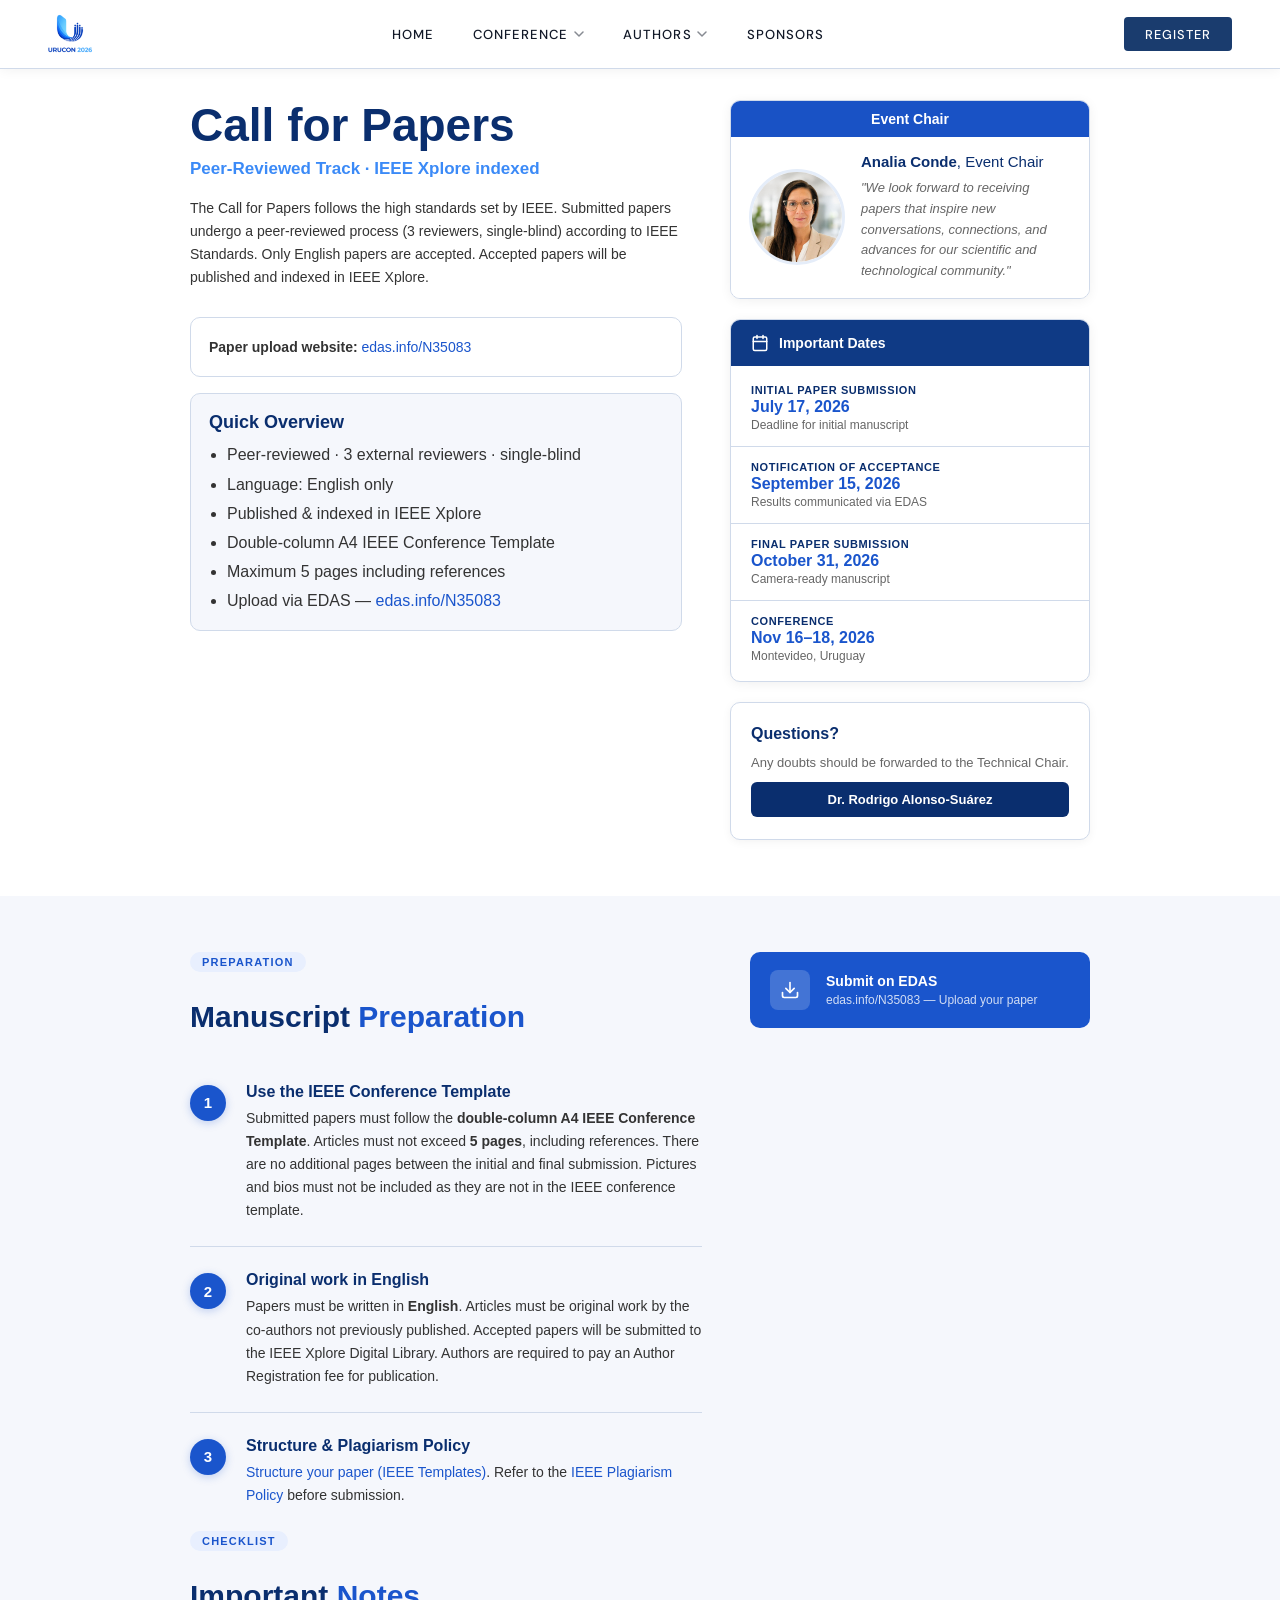
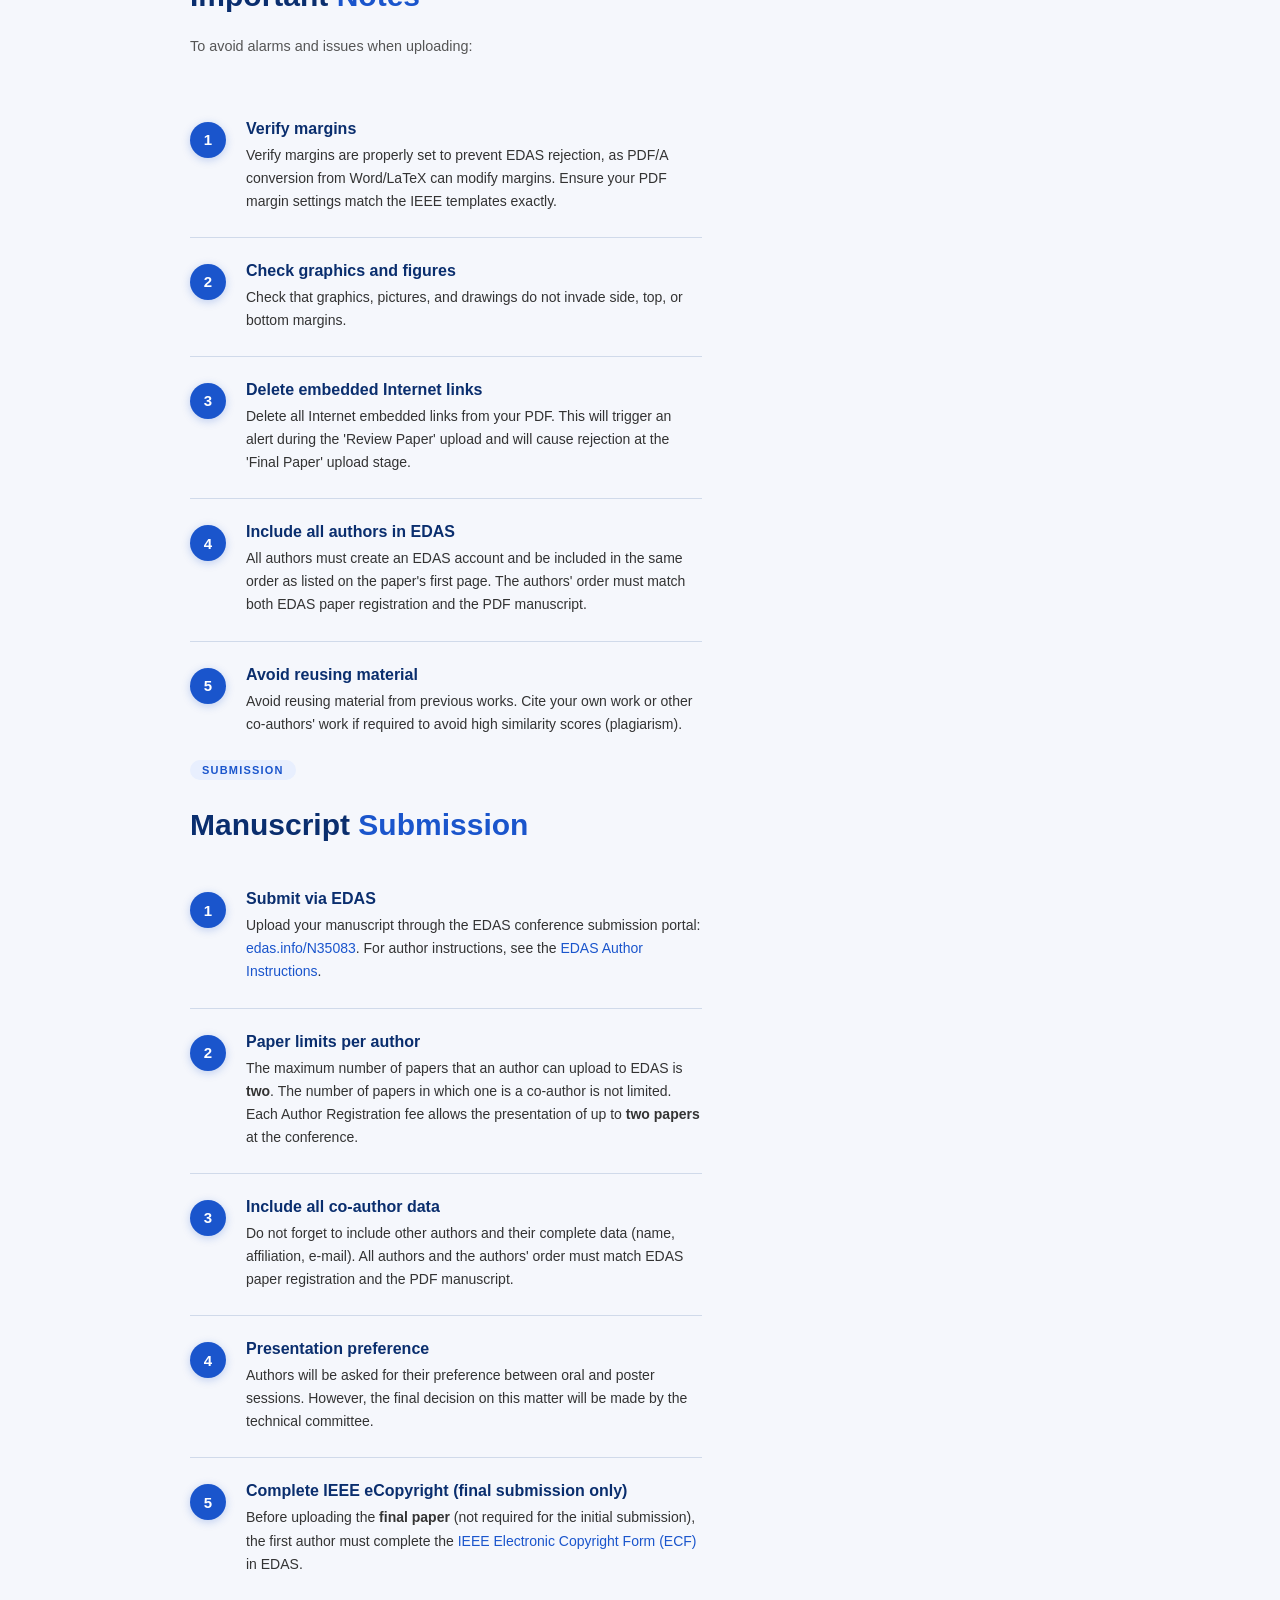
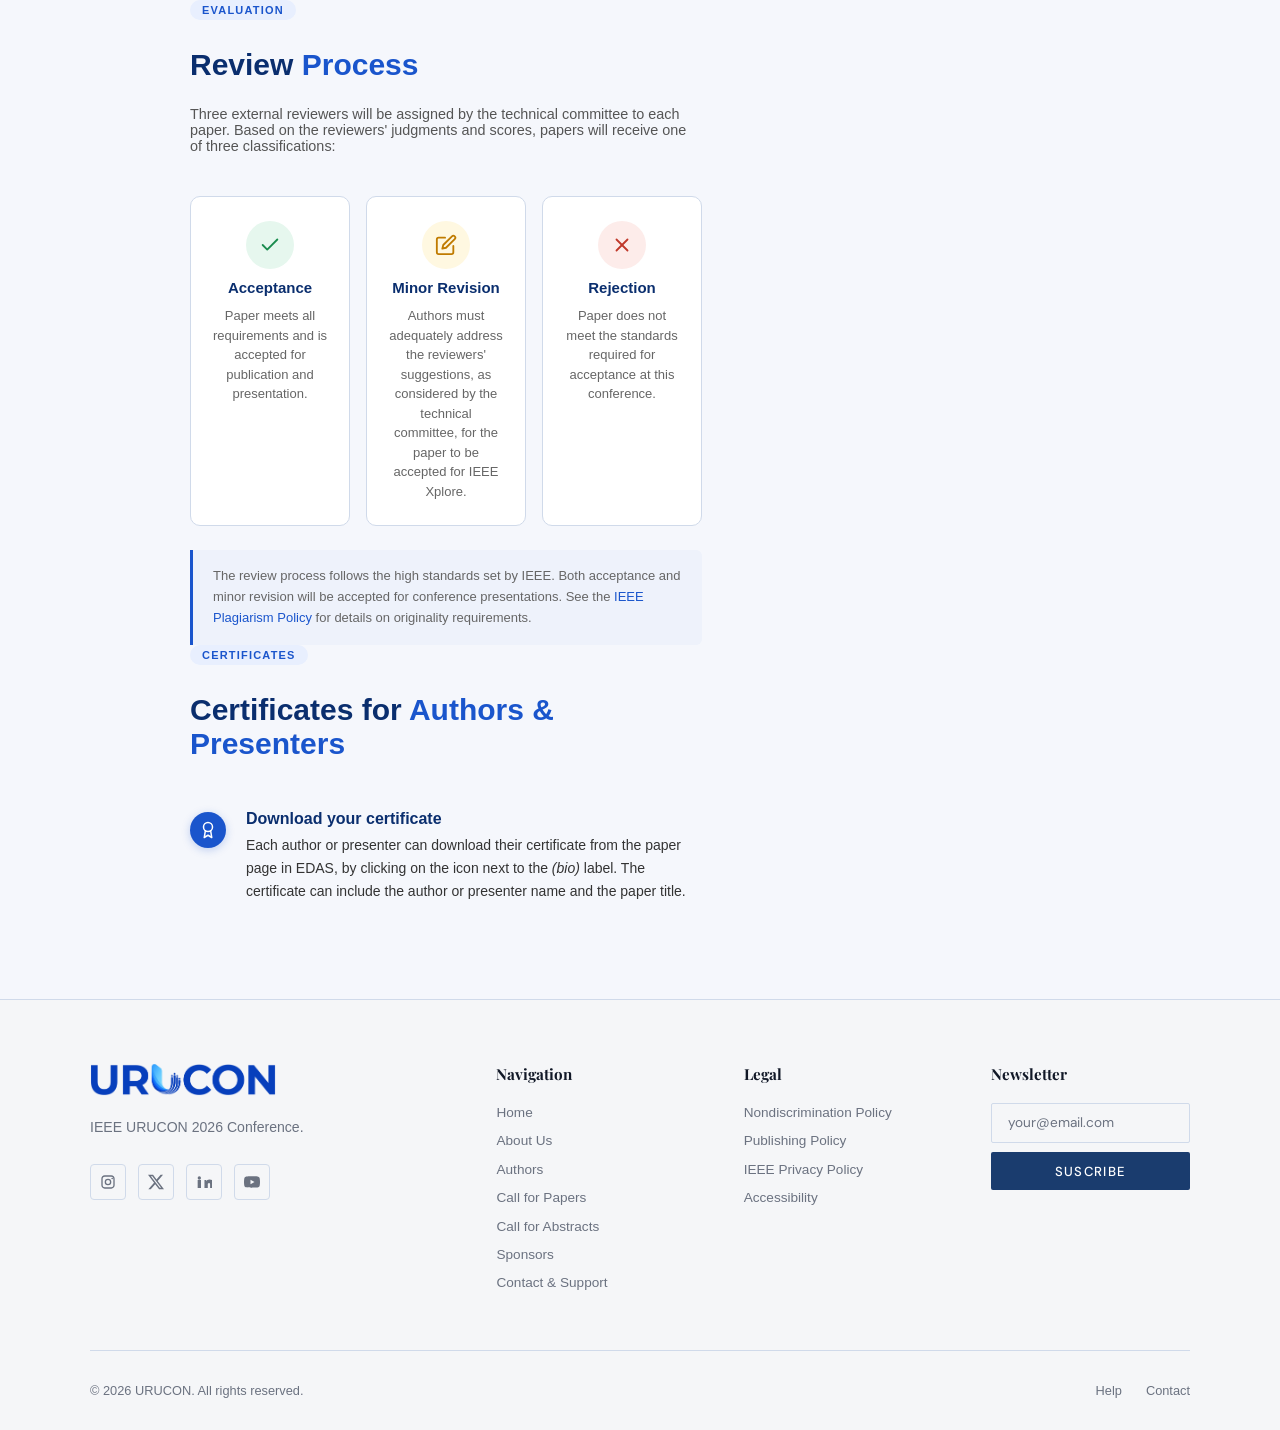
<file: cfpapers.html>
<!DOCTYPE html>

<html lang="en">

<head>
  <meta charset="UTF-8" />
  <meta name="viewport" content="width=device-width, initial-scale=1.0" />
  <title>Call for Papers – URUCON 2026</title>
  <link
    href="https://fonts.googleapis.com/css2?family=Playfair+Display:wght@400;700;900&family=DM+Sans:wght@300;400;500&display=swap"
    rel="stylesheet" />
  <link rel="stylesheet" href="css/styles.css" />
  <link rel="stylesheet" href="css/cfp.css" />
  <link rel="icon" type="image/png" href="img/favicon.png" />
</head>

<body>
  <div id="site-header"></div>


  <!-- ── SECTION 1 – HEADER / INTRO ── -->
  <main class="main">
    <div class="main__inner">

      <!-- Left column -->
      <section class="content">
        <h1 class="content__title">Call for Papers</h1>
        <p class="content__subtitle">Peer-Reviewed Track · IEEE Xplore indexed</p>
        <p class="content__description">
          The Call for Papers follows the high standards set by IEEE. Submitted papers undergo a
          peer-reviewed process (3 reviewers, single-blind) according to IEEE Standards.
          Only English papers are accepted. Accepted papers will be published and indexed in
          IEEE Xplore.
        </p>

        <div class="cfp-intro-note">
          <p>
            <strong>Paper upload website:</strong>
            <a href="https://edas.info/N35083" target="_blank" rel="noopener">edas.info/N35083</a>
          </p>
        </div>

        <div class="cfp-topics-card">
          <h3 class="cfp-topics-title">Quick Overview</h3>
          <ul class="cfp-topics-list">
            <li>Peer-reviewed · 3 external reviewers · single-blind</li>
            <li>Language: English only</li>
            <li>Published &amp; indexed in IEEE Xplore</li>
            <li>Double-column A4 IEEE Conference Template</li>
            <li>Maximum 5 pages including references</li>
            <li>Upload via EDAS — <a href="https://edas.info/N35083" target="_blank" rel="noopener">edas.info/N35083</a></li>
          </ul>
        </div>
      </section>

      <!-- Right column: sidebar -->
      <aside class="sidebar">

        <div class="card-chair">
          <div class="card-chair__header">Event Chair</div>
          <div class="card-chair__body">
            <img src="img/people/analia-conde.jpg" alt="Analia Conde" class="chair-photo" loading="lazy" />
            <div class="card-chair__info">
              <p class="card-chair__name"><strong>Analia Conde</strong>, Event Chair</p>
              <p class="card-chair__quote">
                "We look forward to receiving papers that inspire new conversations,
                connections, and advances for our scientific and technological community."
              </p>
            </div>
          </div>
        </div>

        <div class="cfp-dates-card">
          <div class="cfp-dates-header">
            <svg viewBox="0 0 24 24" fill="none" stroke-width="2" stroke-linecap="round" stroke-linejoin="round" aria-hidden="true">
              <rect x="3" y="4" width="18" height="18" rx="2" />
              <line x1="16" y1="2" x2="16" y2="6" />
              <line x1="8" y1="2" x2="8" y2="6" />
              <line x1="3" y1="10" x2="21" y2="10" />
            </svg>
            <span>Important Dates</span>
          </div>
          <div class="cfp-dates-list">
            <div class="cfp-date-item">
              <div class="cfp-date-label">Initial Paper Submission</div>
              <div class="cfp-date-value">July 17, 2026</div>
              <div class="cfp-date-note">Deadline for initial manuscript</div>
            </div>
            <div class="cfp-date-item">
              <div class="cfp-date-label">Notification of Acceptance</div>
              <div class="cfp-date-value">September 15, 2026</div>
              <div class="cfp-date-note">Results communicated via EDAS</div>
            </div>
            <div class="cfp-date-item">
              <div class="cfp-date-label">Final Paper Submission</div>
              <div class="cfp-date-value">October 31, 2026</div>
              <div class="cfp-date-note">Camera-ready manuscript</div>
            </div>
            <div class="cfp-date-item">
              <div class="cfp-date-label">Conference</div>
              <div class="cfp-date-value">Nov 16–18, 2026</div>
              <div class="cfp-date-note">Montevideo, Uruguay</div>
            </div>
          </div>
        </div>

        <div class="cfp-contact-card">
          <div class="cfp-contact-title">Questions?</div>
          <p>Any doubts should be forwarded to the Technical Chair.</p>
          <a href="mailto:r.alonso.suarez@gmail.com" class="cfp-btn-contact">Dr. Rodrigo Alonso-Suárez</a>
        </div>

      </aside>

    </div>
  </main>

  <!-- ── SECTION 2 – INSTRUCTIONS & REVIEW ── -->

  <div class="cfp-body">
    <div class="cfp-inner">
      <div class="cfp-main">

        <!-- Manuscript Preparation -->
        <div class="cfp-block">
          <span class="cfp-section-tag">Preparation</span>
          <h2 class="cfp-section-title">Manuscript <em>Preparation</em></h2>
          <div class="cfp-steps">

            <div class="cfp-step">
              <div class="cfp-step-num">1</div>
              <div class="cfp-step-body">
                <div class="cfp-step-title">Use the IEEE Conference Template</div>
                <div class="cfp-step-desc">
                  Submitted papers must follow the <strong>double-column A4 IEEE Conference Template</strong>.
                  Articles must not exceed <strong>5 pages</strong>, including references. There are no additional
                  pages between the initial and final submission. Pictures and bios must not be included as they
                  are not in the IEEE conference template.
                </div>
              </div>
            </div>

            <div class="cfp-step">
              <div class="cfp-step-num">2</div>
              <div class="cfp-step-body">
                <div class="cfp-step-title">Original work in English</div>
                <div class="cfp-step-desc">
                  Papers must be written in <strong>English</strong>. Articles must be original work by the
                  co-authors not previously published. Accepted papers will be submitted to the IEEE Xplore
                  Digital Library. Authors are required to pay an Author Registration fee for publication.
                </div>
              </div>
            </div>

            <div class="cfp-step">
              <div class="cfp-step-num">3</div>
              <div class="cfp-step-body">
                <div class="cfp-step-title">Structure &amp; Plagiarism Policy</div>
                <div class="cfp-step-desc">
                  <a href="https://www.ieee.org/conferences/publishing/templates.html" target="_blank" rel="noopener">Structure your paper (IEEE Templates)</a>.
                  Refer to the <a href="https://www.ieee.org/publications/rights/plagiarism/plagiarism.html" target="_blank" rel="noopener">IEEE Plagiarism Policy</a>
                  before submission.
                </div>
              </div>
            </div>

          </div>
        </div>

        <!-- Important Notes -->
        <div class="cfp-block">
          <span class="cfp-section-tag">Checklist</span>
          <h2 class="cfp-section-title">Important <em>Notes</em></h2>
          <p style="font-size:0.9rem; color:#555; margin-bottom:18px;">To avoid alarms and issues when uploading:</p>
          <div class="cfp-steps">

            <div class="cfp-step">
              <div class="cfp-step-num">1</div>
              <div class="cfp-step-body">
                <div class="cfp-step-title">Verify margins</div>
                <div class="cfp-step-desc">
                  Verify margins are properly set to prevent EDAS rejection, as PDF/A conversion from Word/LaTeX
                  can modify margins. Ensure your PDF margin settings match the IEEE templates exactly.
                </div>
              </div>
            </div>

            <div class="cfp-step">
              <div class="cfp-step-num">2</div>
              <div class="cfp-step-body">
                <div class="cfp-step-title">Check graphics and figures</div>
                <div class="cfp-step-desc">
                  Check that graphics, pictures, and drawings do not invade side, top, or bottom margins.
                </div>
              </div>
            </div>

            <div class="cfp-step">
              <div class="cfp-step-num">3</div>
              <div class="cfp-step-body">
                <div class="cfp-step-title">Delete embedded Internet links</div>
                <div class="cfp-step-desc">
                  Delete all Internet embedded links from your PDF. This will trigger an alert during the
                  'Review Paper' upload and will cause rejection at the 'Final Paper' upload stage.
                </div>
              </div>
            </div>

            <div class="cfp-step">
              <div class="cfp-step-num">4</div>
              <div class="cfp-step-body">
                <div class="cfp-step-title">Include all authors in EDAS</div>
                <div class="cfp-step-desc">
                  All authors must create an EDAS account and be included in the same order as listed on the
                  paper's first page. The authors' order must match both EDAS paper registration and the PDF manuscript.
                </div>
              </div>
            </div>

            <div class="cfp-step">
              <div class="cfp-step-num">5</div>
              <div class="cfp-step-body">
                <div class="cfp-step-title">Avoid reusing material</div>
                <div class="cfp-step-desc">
                  Avoid reusing material from previous works. Cite your own work or other co-authors' work
                  if required to avoid high similarity scores (plagiarism).
                </div>
              </div>
            </div>

          </div>
        </div>

        <!-- Manuscript Submission -->
        <div class="cfp-block">
          <span class="cfp-section-tag">Submission</span>
          <h2 class="cfp-section-title">Manuscript <em>Submission</em></h2>
          <div class="cfp-steps">

            <div class="cfp-step">
              <div class="cfp-step-num">1</div>
              <div class="cfp-step-body">
                <div class="cfp-step-title">Submit via EDAS</div>
                <div class="cfp-step-desc">
                  Upload your manuscript through the EDAS conference submission portal:
                  <a href="https://edas.info/N35083" target="_blank" rel="noopener">edas.info/N35083</a>.
                  For author instructions, see the
                  <a href="https://edas.info/doc/authors.html" target="_blank" rel="noopener">EDAS Author Instructions</a>.
                </div>
              </div>
            </div>

            <div class="cfp-step">
              <div class="cfp-step-num">2</div>
              <div class="cfp-step-body">
                <div class="cfp-step-title">Paper limits per author</div>
                <div class="cfp-step-desc">
                  The maximum number of papers that an author can upload to EDAS is <strong>two</strong>. The
                  number of papers in which one is a co-author is not limited. Each Author Registration fee
                  allows the presentation of up to <strong>two papers</strong> at the conference.
                </div>
              </div>
            </div>

            <div class="cfp-step">
              <div class="cfp-step-num">3</div>
              <div class="cfp-step-body">
                <div class="cfp-step-title">Include all co-author data</div>
                <div class="cfp-step-desc">
                  Do not forget to include other authors and their complete data (name, affiliation, e-mail).
                  All authors and the authors' order must match EDAS paper registration and the PDF manuscript.
                </div>
              </div>
            </div>

            <div class="cfp-step">
              <div class="cfp-step-num">4</div>
              <div class="cfp-step-body">
                <div class="cfp-step-title">Presentation preference</div>
                <div class="cfp-step-desc">
                  Authors will be asked for their preference between oral and poster sessions. However, the
                  final decision on this matter will be made by the technical committee.
                </div>
              </div>
            </div>

            <div class="cfp-step">
              <div class="cfp-step-num">5</div>
              <div class="cfp-step-body">
                <div class="cfp-step-title">Complete IEEE eCopyright (final submission only)</div>
                <div class="cfp-step-desc">
                  Before uploading the <strong>final paper</strong> (not required for the initial submission),
                  the first author must complete the
                  <a href="https://www.edas.info/showFAQ.php?q=315" target="_blank" rel="noopener">IEEE Electronic Copyright Form (ECF)</a>
                  in EDAS.
                </div>
              </div>
            </div>

          </div>
        </div>

        <!-- Review Process -->
        <div class="cfp-block">
          <span class="cfp-section-tag">Evaluation</span>
          <h2 class="cfp-section-title">Review <em>Process</em></h2>
          <p style="font-size:0.9rem; color:#555; margin-bottom:18px;">
            Three external reviewers will be assigned by the technical committee to each paper.
            Based on the reviewers' judgments and scores, papers will receive one of three classifications:
          </p>
          <div class="cfp-review-cards">

            <div class="cfp-review-card rc-accept">
              <div class="cfp-review-icon">
                <svg viewBox="0 0 24 24" fill="none" stroke-width="2" stroke-linecap="round" stroke-linejoin="round">
                  <path d="M20 6L9 17l-5-5" />
                </svg>
              </div>
              <div class="cfp-review-label">Acceptance</div>
              <div class="cfp-review-desc">Paper meets all requirements and is accepted for publication and presentation.</div>
            </div>

            <div class="cfp-review-card rc-revise">
              <div class="cfp-review-icon">
                <svg viewBox="0 0 24 24" fill="none" stroke-width="2" stroke-linecap="round" stroke-linejoin="round">
                  <path d="M11 4H4a2 2 0 0 0-2 2v14a2 2 0 0 0 2 2h14a2 2 0 0 0 2-2v-7" />
                  <path d="M18.5 2.5a2.121 2.121 0 0 1 3 3L12 15l-4 1 1-4 9.5-9.5z" />
                </svg>
              </div>
              <div class="cfp-review-label">Minor Revision</div>
              <div class="cfp-review-desc">
                Authors must adequately address the reviewers' suggestions, as considered by the technical committee,
                for the paper to be accepted for IEEE Xplore.
              </div>
            </div>

            <div class="cfp-review-card rc-reject">
              <div class="cfp-review-icon">
                <svg viewBox="0 0 24 24" fill="none" stroke-width="2" stroke-linecap="round" stroke-linejoin="round">
                  <line x1="18" y1="6" x2="6" y2="18" />
                  <line x1="6" y1="6" x2="18" y2="18" />
                </svg>
              </div>
              <div class="cfp-review-label">Rejection</div>
              <div class="cfp-review-desc">Paper does not meet the standards required for acceptance at this conference.</div>
            </div>

          </div>
          <div class="cfp-review-note">
            The review process follows the high standards set by IEEE. Both acceptance and minor revision will
            be accepted for conference presentations. See the
            <a href="https://www.ieee.org/publications/rights/plagiarism/plagiarism.html" target="_blank" rel="noopener">IEEE Plagiarism Policy</a>
            for details on originality requirements.
          </div>
        </div>

        <!-- Certificates -->
        <div class="cfp-block">
          <span class="cfp-section-tag">Certificates</span>
          <h2 class="cfp-section-title">Certificates for <em>Authors &amp; Presenters</em></h2>
          <div class="cfp-steps">
            <div class="cfp-step">
              <div class="cfp-step-num">
                <svg viewBox="0 0 24 24" fill="none" stroke-width="2" stroke-linecap="round" stroke-linejoin="round" style="width:18px;height:18px;stroke:#fff">
                  <circle cx="12" cy="8" r="6"/><path d="M15.477 12.89L17 22l-5-3-5 3 1.523-9.11"/>
                </svg>
              </div>
              <div class="cfp-step-body">
                <div class="cfp-step-title">Download your certificate</div>
                <div class="cfp-step-desc">
                  Each author or presenter can download their certificate from the paper page in EDAS, by
                  clicking on the icon next to the <em>(bio)</em> label. The certificate can include the
                  author or presenter name and the paper title.
                </div>
              </div>
            </div>
          </div>
        </div>

      </div>

      <!-- Sidebar -->
      <aside class="cfp-sidebar">

        <a href="https://edas.info/N35083" class="cfp-download-card" target="_blank" rel="noopener">
          <div class="cfp-download-icon">
            <svg viewBox="0 0 24 24" fill="none" stroke-width="2" stroke-linecap="round" stroke-linejoin="round">
              <path d="M21 15v4a2 2 0 0 1-2 2H5a2 2 0 0 1-2-2v-4" />
              <polyline points="7 10 12 15 17 10" />
              <line x1="12" y1="15" x2="12" y2="3" />
            </svg>
          </div>
          <div class="cfp-download-text">
            <div class="cfp-download-title">Submit on EDAS</div>
            <div class="cfp-download-sub">edas.info/N35083 — Upload your paper</div>
          </div>
        </a>

      </aside>
    </div>
  </div>

  <div id="site-footer"></div>

  <script src="js/layout.js"></script>
  <script src="js/main.js"></script>
</body>

</html>
</file>
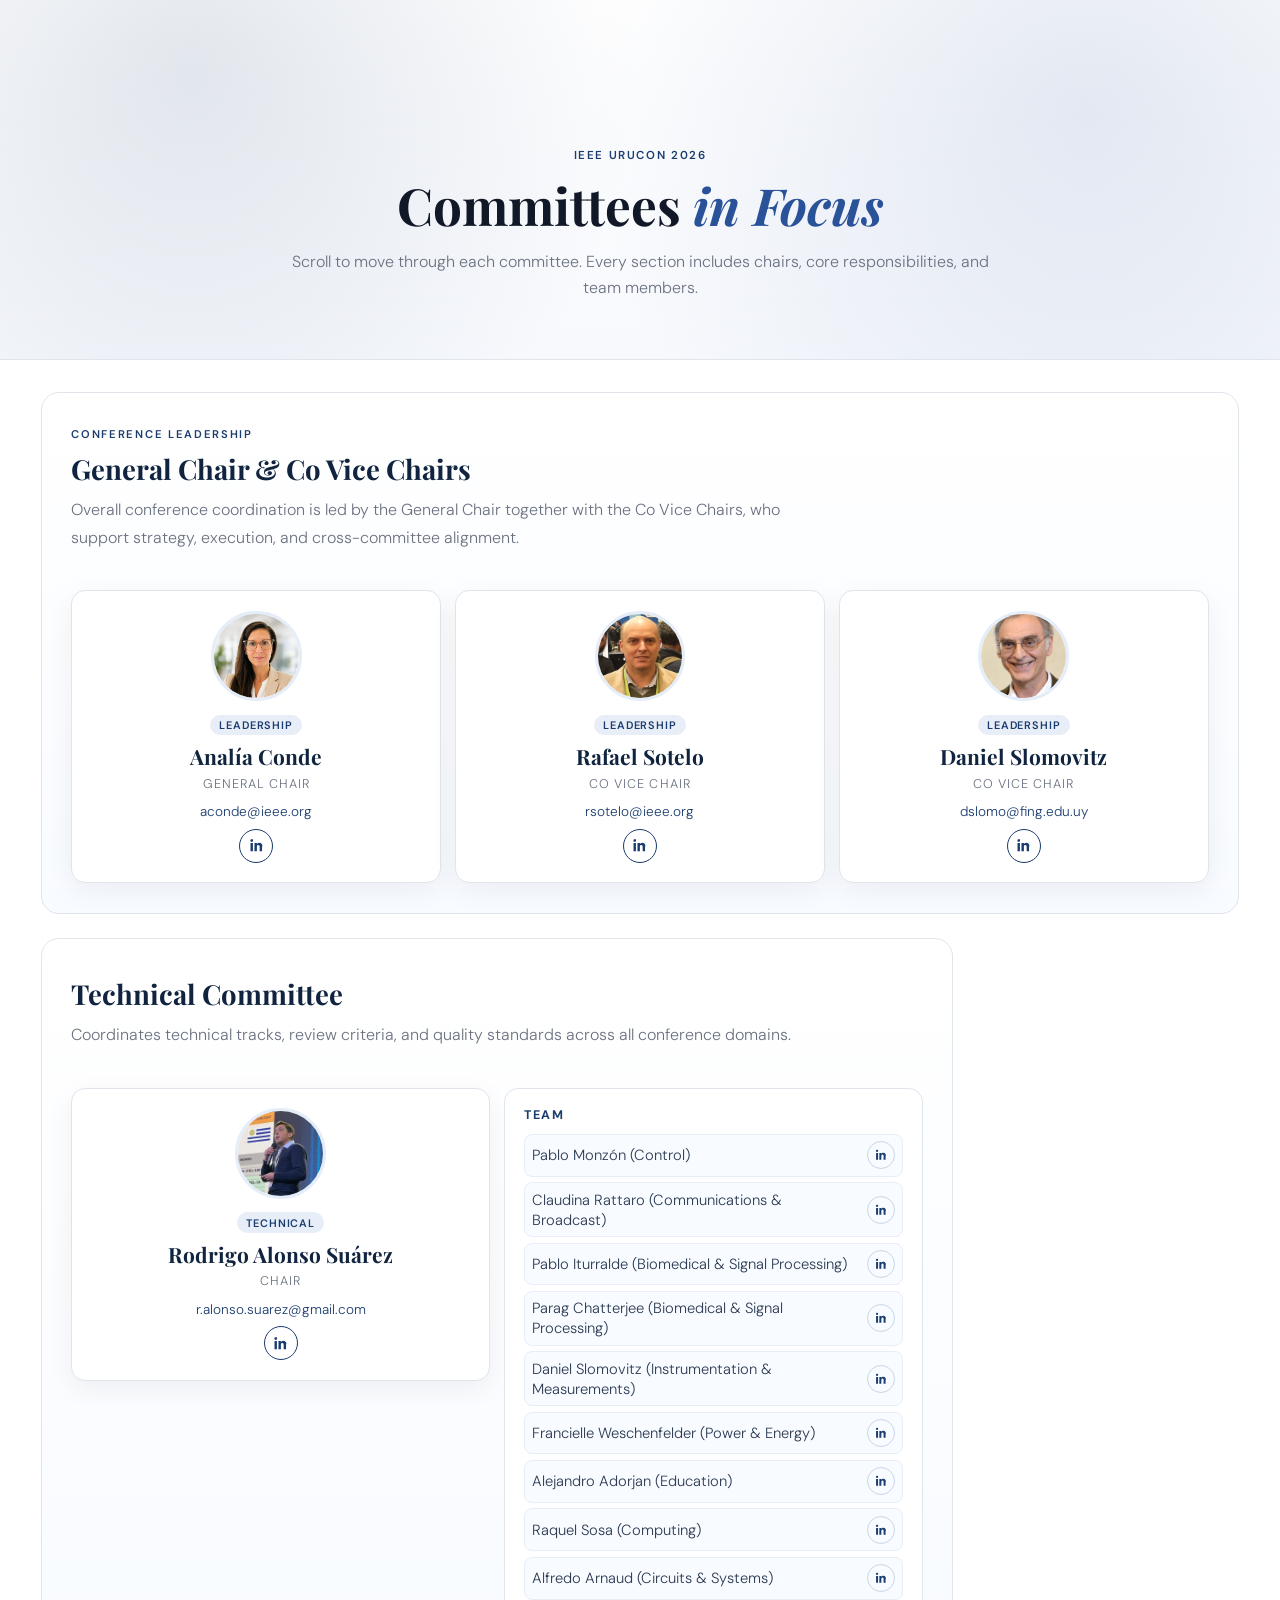
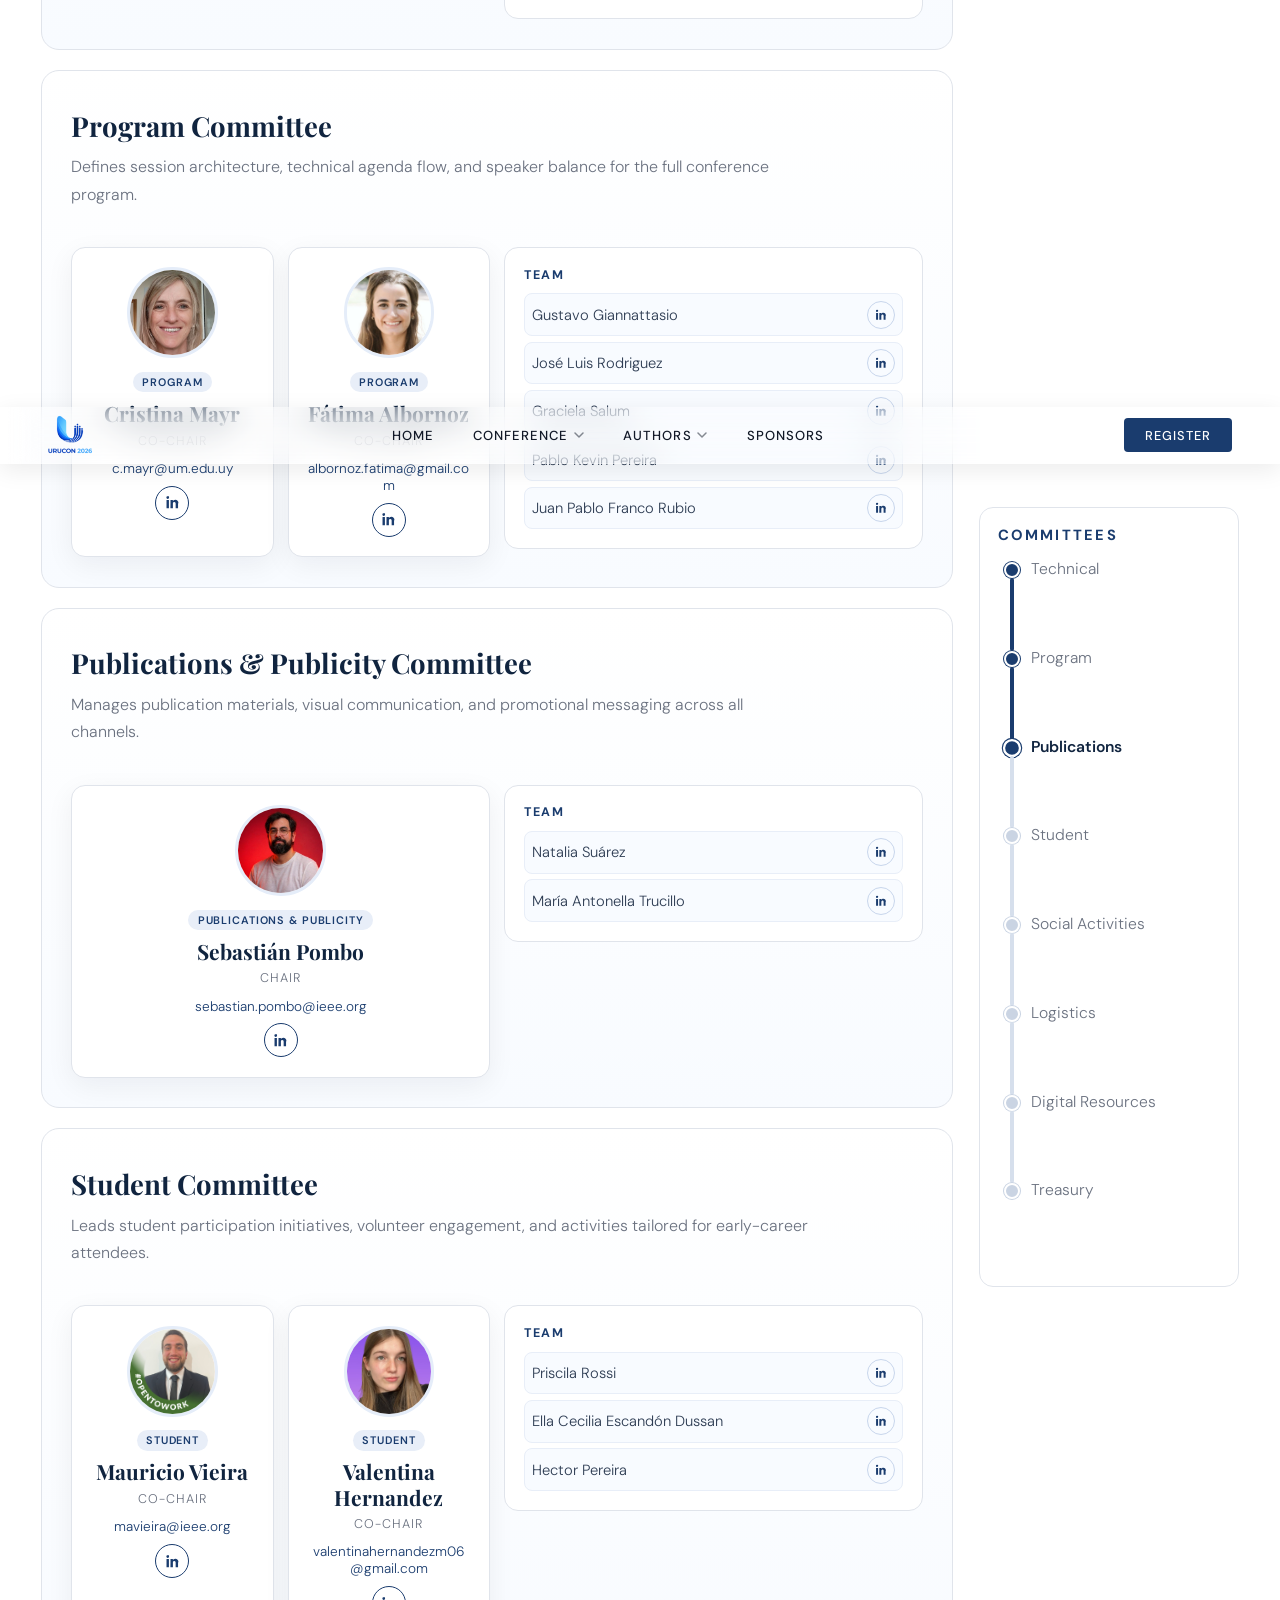
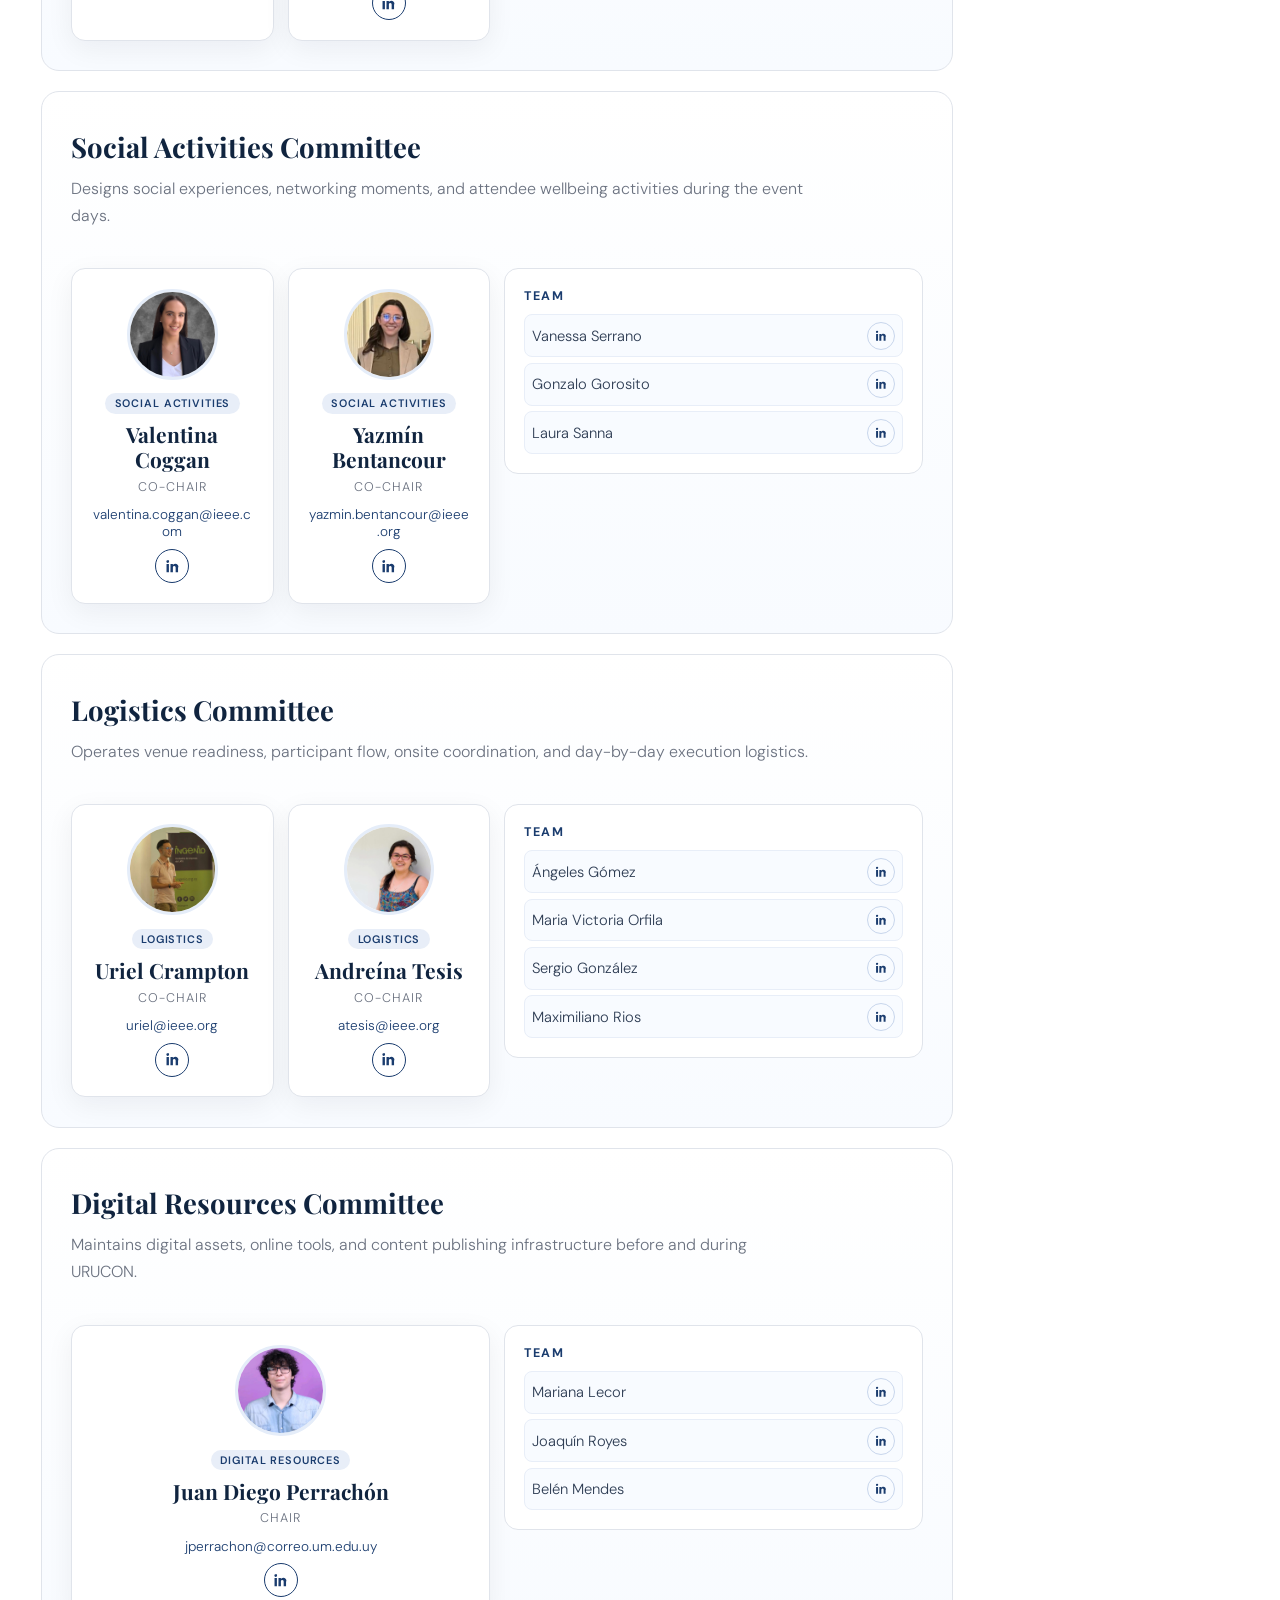
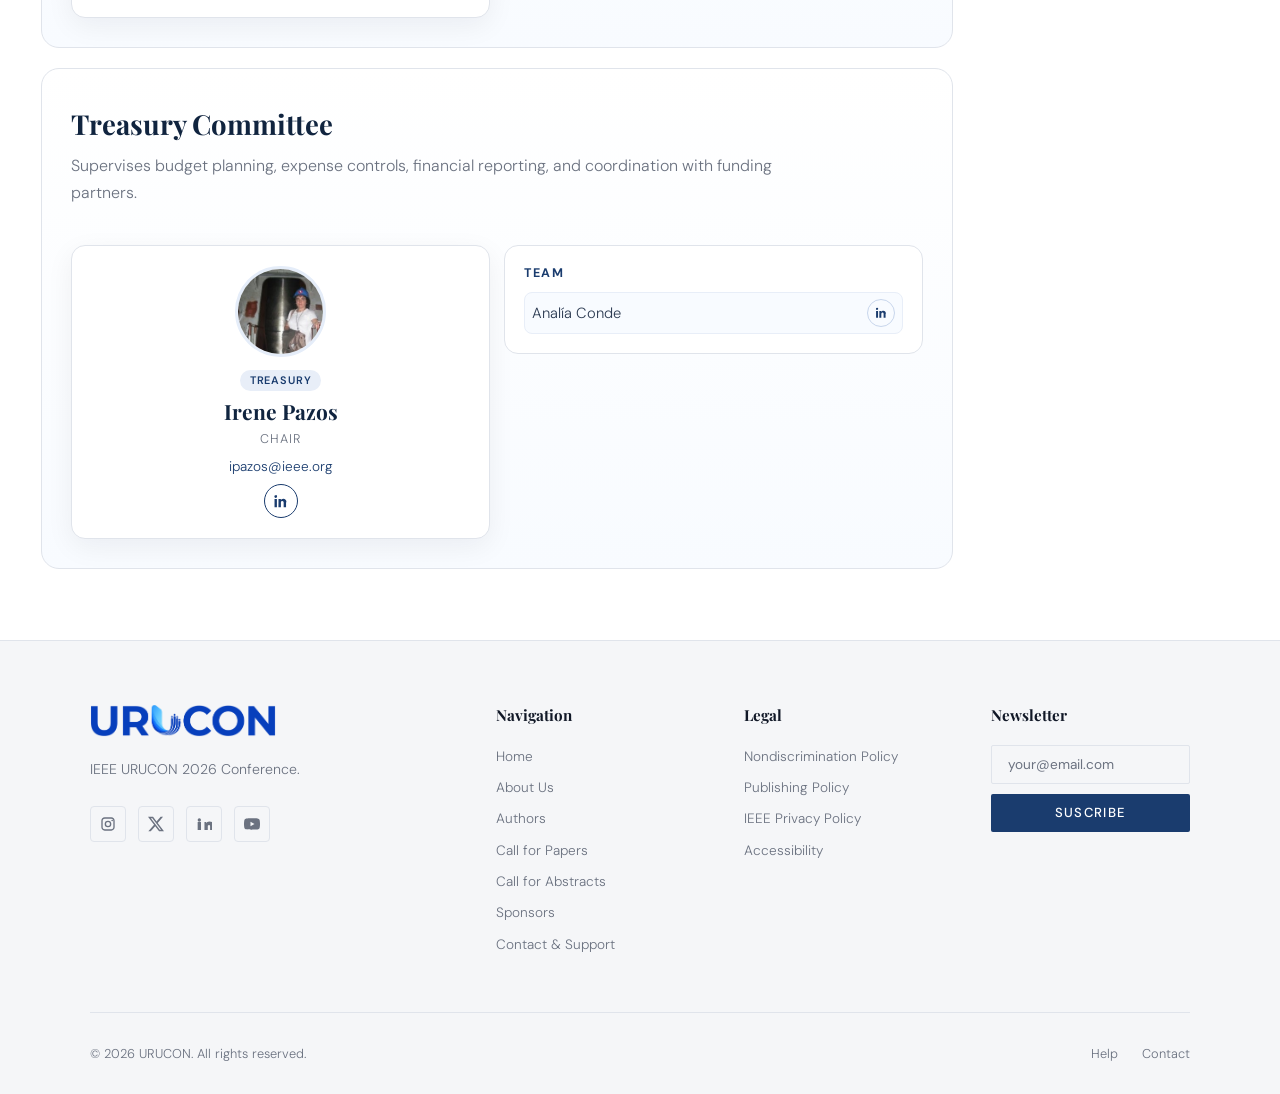
<file: committees.html>
<!DOCTYPE html>
<html lang="es">

<head>
  <meta charset="UTF-8" />
  <meta name="viewport" content="width=device-width, initial-scale=1.0" />
  <title>URUCON 2026 | Committees</title>
  <link
    href="https://fonts.googleapis.com/css2?family=Playfair+Display:wght@400;700;900&family=DM+Sans:wght@300;400;500&display=swap"
    rel="stylesheet" />
  <link rel="stylesheet" href="css/styles.css" />
  <link rel="stylesheet" href="css/committees.css" />
  <link rel="icon" type="image/png" href="img/favicon.png" />
</head>

<body>
  <div id="site-header"></div>

  <section class="committees-hero">
    <div class="committees-hero-inner reveal">
      <span class="committees-tag">IEEE URUCON 2026</span>
      <h1 class="committees-title">Committees <em>in Focus</em></h1>
      <p class="committees-sub">
        Scroll to move through each committee. Every section includes chairs, core responsibilities, and team members.
      </p>
    </div>
  </section>

  <main class="committees-page">
    <section class="committee-panel leadership-panel reveal">
      <div class="committee-header">
        <span class="committee-kicker">Conference Leadership</span>
        <h2>General Chair & Co Vice Chairs</h2>
        <p>Overall conference coordination is led by the General Chair together with the Co Vice Chairs, who support strategy, execution, and cross-committee alignment.</p>
      </div>
      <div class="chairs-row executive-row">
        <article class="chair-card" data-linkedin-profile="https://uy.linkedin.com/in/analia-conde">
          <img src="https://ui-avatars.com/api/?name=Analia+Conde&background=1a3c6e&color=ffffff&size=256"
            alt="Analia Conde" class="chair-photo" loading="lazy" />
          <span class="chair-committee">Leadership</span>
          <h3 class="chair-name">Analía Conde</h3>
          <p class="chair-role">General Chair</p>
          <a href="mailto:aconde@ieee.org" class="chair-mail">aconde@ieee.org</a>
        </article>
        <article class="chair-card" data-linkedin-profile="https://uy.linkedin.com/in/rafael-sotelo">
          <img src="https://ui-avatars.com/api/?name=Rafael+Sotelo&background=1a3c6e&color=ffffff&size=256"
            alt="Rafael Sotelo" class="chair-photo" loading="lazy" />
          <span class="chair-committee">Leadership</span>
          <h3 class="chair-name">Rafael Sotelo</h3>
          <p class="chair-role">Co Vice Chair</p>
          <a href="mailto:rsotelo@ieee.org" class="chair-mail">rsotelo@ieee.org</a>
        </article>
        <article class="chair-card" data-linkedin-profile="https://www.linkedin.com/in/daniel-slomovitz-01b76414b/">
          <img src="https://ui-avatars.com/api/?name=Daniel+Slomovitz&background=1a3c6e&color=ffffff&size=256"
            alt="Daniel Slomovitz" class="chair-photo" loading="lazy" />
          <span class="chair-committee">Leadership</span>
          <h3 class="chair-name">Daniel Slomovitz</h3>
          <p class="chair-role">Co Vice Chair</p>
          <a href="mailto:dslomo@fing.edu.uy" class="chair-mail">dslomo@fing.edu.uy</a>
        </article>
      </div>
    </section>

    <div class="committees-layout" aria-label="Committees journey">
      <div class="committees-track">
        <section id="committee-tecnico" class="committee-panel">
          <div class="committee-header">
            <h2>Technical Committee</h2>
            <p>Coordinates technical tracks, review criteria, and quality standards across all conference domains.</p>
          </div>
          <div class="committee-content">
            <div class="chairs-row">
              <article class="chair-card" data-linkedin-profile="https://uy.linkedin.com/in/rodrigo-alonso-suarez">
                <img src="https://ui-avatars.com/api/?name=Rodrigo+Alonso+Suarez&background=1a3c6e&color=ffffff&size=256"
                  alt="Rodrigo Alonso Suarez" class="chair-photo" loading="lazy" />
                <span class="chair-committee">Technical</span>
                <h3 class="chair-name">Rodrigo Alonso Suárez</h3>
                <p class="chair-role">Chair</p>
                <a href="mailto:r.alonso.suarez@gmail.com" class="chair-mail">r.alonso.suarez@gmail.com</a>
              </article>
            </div>
            <div class="collaborators-block">
              <h3>Team</h3>
              <ul class="collaborators-list">
                <li>Pablo Monzón (Control)</li>
                <li>Claudina Rattaro (Communications & Broadcast)</li>
                <li>Pablo Iturralde (Biomedical & Signal Processing)</li>
                <li>Parag Chatterjee (Biomedical & Signal Processing)</li>
                <li>Daniel Slomovitz (Instrumentation & Measurements)</li>
                <li>Francielle Weschenfelder (Power & Energy)</li>
                <li>Alejandro Adorjan (Education)</li>
                <li>Raquel Sosa (Computing)</li>
                <li>Alfredo Arnaud (Circuits & Systems)</li>
              </ul>
            </div>
          </div>
        </section>

        <section id="committee-programa" class="committee-panel">
          <div class="committee-header">
            <h2>Program Committee</h2>
            <p>Defines session architecture, technical agenda flow, and speaker balance for the full conference program.</p>
          </div>
          <div class="committee-content">
            <div class="chairs-row">
              <article class="chair-card" data-linkedin-profile="https://uy.linkedin.com/in/cristina-mayr">
                <img src="https://ui-avatars.com/api/?name=Cristina+Mayr&background=1a3c6e&color=ffffff&size=256"
                  alt="Cristina Mayr" class="chair-photo" loading="lazy" />
                <span class="chair-committee">Program</span>
                <h3 class="chair-name">Cristina Mayr</h3>
                <p class="chair-role">Co-Chair</p>
                <a href="mailto:c.mayr@um.edu.uy" class="chair-mail">c.mayr@um.edu.uy</a>
              </article>
              <article class="chair-card" data-linkedin-profile="https://uy.linkedin.com/in/albornoz-fatima">
                <img src="https://ui-avatars.com/api/?name=Fatima+Albornoz&background=1a3c6e&color=ffffff&size=256"
                  alt="Fatima Albornoz" class="chair-photo" loading="lazy" />
                <span class="chair-committee">Program</span>
                <h3 class="chair-name">Fátima Albornoz</h3>
                <p class="chair-role">Co-Chair</p>
                <a href="mailto:albornoz.fatima@gmail.com" class="chair-mail">albornoz.fatima@gmail.com</a>
              </article>
            </div>
            <div class="collaborators-block">
              <h3>Team</h3>
              <ul class="collaborators-list">
                <li>Gustavo Giannattasio</li>
                <li>José Luis Rodriguez</li>
                <li>Graciela Salum</li>
                <li>Pablo Kevin Pereira</li>
                <li>Juan Pablo Franco Rubio</li>
              </ul>
            </div>
          </div>
        </section>

        <section id="committee-publicaciones" class="committee-panel">
          <div class="committee-header">
            <h2>Publications &amp; Publicity Committee</h2>
            <p>Manages publication materials, visual communication, and promotional messaging across all channels.</p>
          </div>
          <div class="committee-content">
            <div class="chairs-row">
              <article class="chair-card" data-linkedin-profile="https://uy.linkedin.com/in/sebapombo">
                <img src="https://ui-avatars.com/api/?name=Sebastian+Pombo&background=1a3c6e&color=ffffff&size=256"
                  alt="Sebastian Pombo" class="chair-photo" loading="lazy" />
                <span class="chair-committee">Publications & Publicity</span>
                <h3 class="chair-name">Sebastián Pombo</h3>
                <p class="chair-role">Chair</p>
                <a href="mailto:sebastian.pombo@ieee.org" class="chair-mail">sebastian.pombo@ieee.org</a>
              </article>
            </div>
            <div class="collaborators-block">
              <h3>Team</h3>
              <ul class="collaborators-list">
                <li>Natalia Suárez</li>
                <li>María Antonella Trucillo</li>
              </ul>
            </div>
          </div>
        </section>

        <section id="committee-student" class="committee-panel">
          <div class="committee-header">
            <h2>Student Committee</h2>
            <p>Leads student participation initiatives, volunteer engagement, and activities tailored for early-career attendees.</p>
          </div>
          <div class="committee-content">
            <div class="chairs-row">
              <article class="chair-card" data-linkedin-profile="https://uy.linkedin.com/in/mauricio-vieira-rodriguez">
                <img src="https://ui-avatars.com/api/?name=Mauricio+Vieira&background=1a3c6e&color=ffffff&size=256"
                  alt="Mauricio Vieira" class="chair-photo" loading="lazy" />
                <span class="chair-committee">Student</span>
                <h3 class="chair-name">Mauricio Vieira</h3>
                <p class="chair-role">Co-Chair</p>
                <a href="mailto:mavieira@ieee.org" class="chair-mail">mavieira@ieee.org</a>
              </article>
              <article class="chair-card" data-linkedin-profile="https://uy.linkedin.com/in/valentina-hernandez-mendez">
                <img src="https://ui-avatars.com/api/?name=Valentina+Hernandez&background=1a3c6e&color=ffffff&size=256"
                  alt="Valentina Hernandez" class="chair-photo" loading="lazy" />
                <span class="chair-committee">Student</span>
                <h3 class="chair-name">Valentina Hernandez</h3>
                <p class="chair-role">Co-Chair</p>
                <a href="mailto:valentinahernandezm06@gmail.com" class="chair-mail">valentinahernandezm06@gmail.com</a>
              </article>
            </div>
            <div class="collaborators-block">
              <h3>Team</h3>
              <ul class="collaborators-list">
                <li>Priscila Rossi</li>
                <li>Ella Cecilia Escandón Dussan</li>
                <li>Hector Pereira</li>
              </ul>
            </div>
          </div>
        </section>

        <section id="committee-sociales" class="committee-panel">
          <div class="committee-header">
            <h2>Social Activities Committee</h2>
            <p>Designs social experiences, networking moments, and attendee wellbeing activities during the event days.</p>
          </div>
          <div class="committee-content">
            <div class="chairs-row">
              <article class="chair-card" data-linkedin-profile="https://uy.linkedin.com/in/valentina-coggan-gonzalez-2b2a7a162">
                <img src="https://ui-avatars.com/api/?name=Valentina+Coggan&background=1a3c6e&color=ffffff&size=256"
                  alt="Valentina Coggan" class="chair-photo" loading="lazy" />
                <span class="chair-committee">Social Activities</span>
                <h3 class="chair-name">Valentina Coggan</h3>
                <p class="chair-role">Co-Chair</p>
                <a href="mailto:valentina.coggan@ieee.com" class="chair-mail">valentina.coggan@ieee.com</a>
              </article>
              <article class="chair-card" data-linkedin-profile="https://uy.linkedin.com/in/yazmin-bentancour-795679245">
                <img src="https://ui-avatars.com/api/?name=Yazmin+Bentancour&background=1a3c6e&color=ffffff&size=256"
                  alt="Yazmin Bentancour" class="chair-photo" loading="lazy" />
                <span class="chair-committee">Social Activities</span>
                <h3 class="chair-name">Yazmín Bentancour</h3>
                <p class="chair-role">Co-Chair</p>
                <a href="mailto:yazmin.bentancour@ieee.org" class="chair-mail">yazmin.bentancour@ieee.org</a>
              </article>
            </div>
            <div class="collaborators-block">
              <h3>Team</h3>
              <ul class="collaborators-list">
                <li>Vanessa Serrano</li>
                <li>Gonzalo Gorosito</li>
                <li>Laura Sanna</li>
              </ul>
            </div>
          </div>
        </section>

        <section id="committee-logistica" class="committee-panel">
          <div class="committee-header">
            <h2>Logistics Committee</h2>
            <p>Operates venue readiness, participant flow, onsite coordination, and day-by-day execution logistics.</p>
          </div>
          <div class="committee-content">
            <div class="chairs-row">
              <article class="chair-card" data-linkedin-profile="https://uy.linkedin.com/in/ucrampton">
                <img src="https://ui-avatars.com/api/?name=Uriel+Crampton&background=1a3c6e&color=ffffff&size=256"
                  alt="Uriel Crampton" class="chair-photo" loading="lazy" />
                <span class="chair-committee">Logistics</span>
                <h3 class="chair-name">Uriel Crampton</h3>
                <p class="chair-role">Co-Chair</p>
                <a href="mailto:uriel@ieee.org" class="chair-mail">uriel@ieee.org</a>
              </article>
              <article class="chair-card" data-linkedin-profile="https://uy.linkedin.com/in/atesis">
                <img src="https://ui-avatars.com/api/?name=Andreina+Tesis&background=1a3c6e&color=ffffff&size=256"
                  alt="Andreina Tesis" class="chair-photo" loading="lazy" />
                <span class="chair-committee">Logistics</span>
                <h3 class="chair-name">Andreína Tesis</h3>
                <p class="chair-role">Co-Chair</p>
                <a href="mailto:atesis@ieee.org" class="chair-mail">atesis@ieee.org</a>
              </article>
            </div>
            <div class="collaborators-block">
              <h3>Team</h3>
              <ul class="collaborators-list">
                <li>Ángeles Gómez</li>
                <li>Maria Victoria Orfila</li>
                <li>Sergio González</li>
                <li>Maximiliano Rios</li>
              </ul>
            </div>
          </div>
        </section>

        <section id="committee-recursos" class="committee-panel">
          <div class="committee-header">
            <h2>Digital Resources Committee</h2>
            <p>Maintains digital assets, online tools, and content publishing infrastructure before and during URUCON.</p>
          </div>
          <div class="committee-content">
            <div class="chairs-row">
              <article class="chair-card" data-linkedin-profile="https://uy.linkedin.com/in/jdperrachon">
                <img src="https://ui-avatars.com/api/?name=Juan+Diego+Perrachon&background=1a3c6e&color=ffffff&size=256"
                  alt="Juan Diego Perrachon" class="chair-photo" loading="lazy" />
                <span class="chair-committee">Digital Resources</span>
                <h3 class="chair-name">Juan Diego Perrachón</h3>
                <p class="chair-role">Chair</p>
                <a href="mailto:jperrachon@correo.um.edu.uy" class="chair-mail">jperrachon@correo.um.edu.uy</a>
              </article>
            </div>
            <div class="collaborators-block">
              <h3>Team</h3>
              <ul class="collaborators-list">
                <li>Mariana Lecor</li>
                <li>Joaquín Royes</li>
                <li>Belén Mendes</li>
              </ul>
            </div>
          </div>
        </section>

        <section id="committee-tesoreria" class="committee-panel">
          <div class="committee-header">
            <h2>Treasury Committee</h2>
            <p>Supervises budget planning, expense controls, financial reporting, and coordination with funding partners.</p>
          </div>
          <div class="committee-content">
            <div class="chairs-row">
              <article class="chair-card" data-linkedin-profile="https://uy.linkedin.com/in/irenepazosviana">
                <img src="https://ui-avatars.com/api/?name=Irene+Pazos&background=1a3c6e&color=ffffff&size=256"
                  alt="Irene Pazos" class="chair-photo" loading="lazy" />
                <span class="chair-committee">Treasury</span>
                <h3 class="chair-name">Irene Pazos</h3>
                <p class="chair-role">Chair</p>
                <a href="mailto:ipazos@ieee.org" class="chair-mail">ipazos@ieee.org</a>
              </article>
            </div>
            <div class="collaborators-block">
              <h3>Team</h3>
              <ul class="collaborators-list">
                <li>Analía Conde</li>
              </ul>
            </div>
          </div>
        </section>
      </div>

      <aside class="committee-map" aria-label="Committees map">
        <h2>Committees</h2>
        <ol class="map-list">
          <li><a class="map-link is-active" data-target="committee-tecnico" href="#committee-tecnico">Technical</a></li>
          <li><a class="map-link" data-target="committee-programa" href="#committee-programa">Program</a></li>
          <li><a class="map-link" data-target="committee-publicaciones" href="#committee-publicaciones">Publications</a></li>
          <li><a class="map-link" data-target="committee-student" href="#committee-student">Student</a></li>
          <li><a class="map-link" data-target="committee-sociales" href="#committee-sociales">Social Activities</a></li>
          <li><a class="map-link" data-target="committee-logistica" href="#committee-logistica">Logistics</a></li>
          <li><a class="map-link" data-target="committee-recursos" href="#committee-recursos">Digital Resources</a></li>
          <li><a class="map-link" data-target="committee-tesoreria" href="#committee-tesoreria">Treasury</a></li>
        </ol>
      </aside>
    </div>
  </main>

  <div id="site-footer"></div>

  <script src="js/layout.js"></script>
  <script src="js/committees.js"></script>
  <script src="js/main.js"></script>
</body>

</html>
</file>
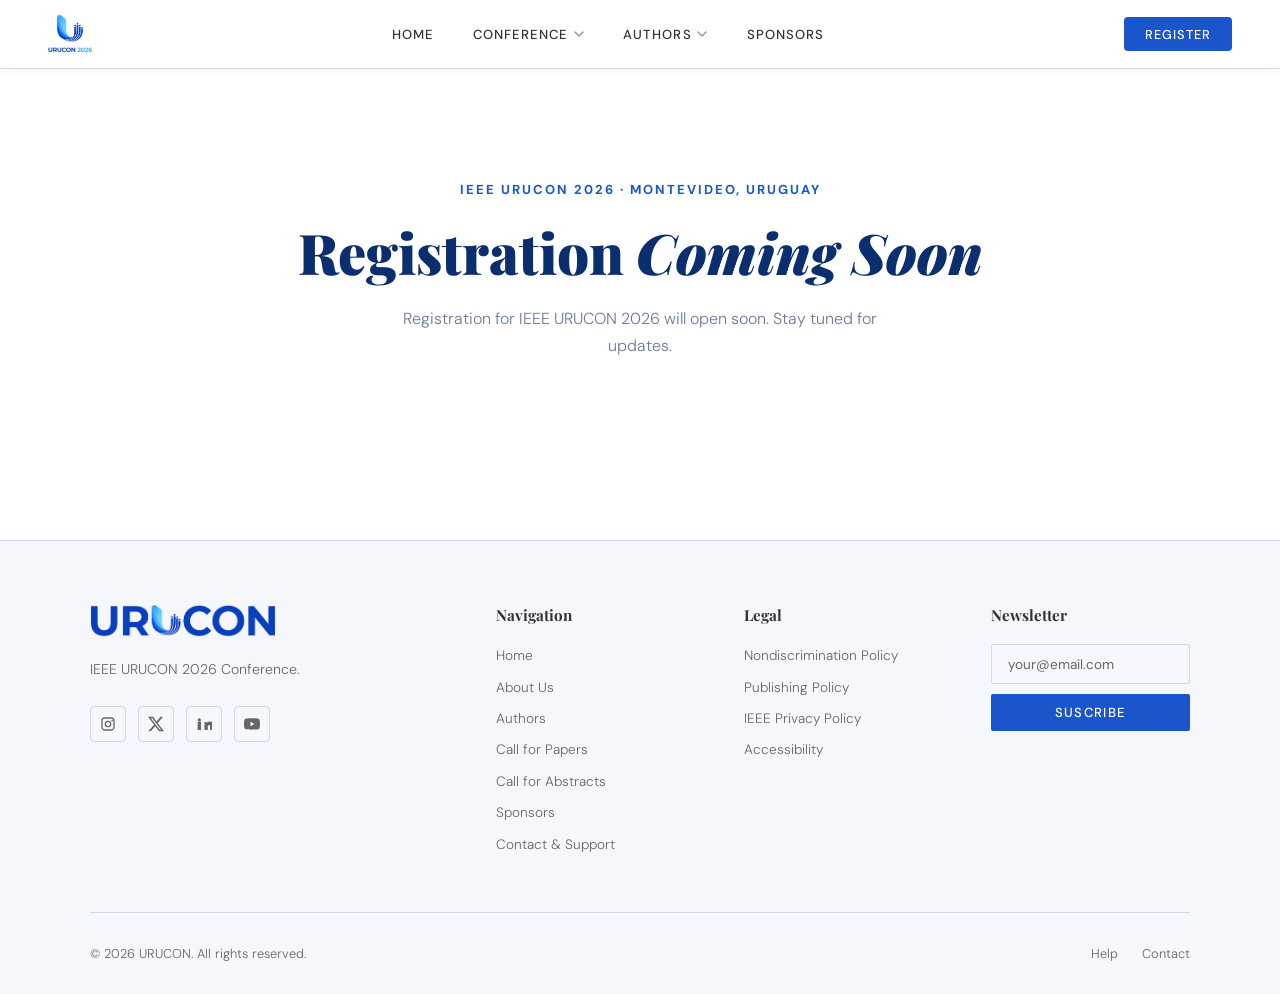
<file: registration.html>
<!DOCTYPE html>

<html lang="es">

<head>
  <meta charset="UTF-8" />
  <meta name="viewport" content="width=device-width, initial-scale=1.0" />
  <title>URUCON 2026</title>
  <!-- Fuentes -->
  <link
    href="https://fonts.googleapis.com/css2?family=Playfair+Display:wght@400;700;900&family=DM+Sans:wght@300;400;500&display=swap"
    rel="stylesheet" />
  <!-- Estilos -->
  <link rel="stylesheet" href="css/styles.css" />
  <link rel="stylesheet" href="css/registration.css" />
  <link rel="icon" type="image/png" href="img/favicon.png" />
</head>

<body>
  <div id="site-header"></div>

  <!--
  <section class="reg-hero">
    <div class="reg-hero-inner">
      <span class="reg-hero-tag">IEEE URUCON 2026 · Montevideo, Uruguay</span>
      <h1 class="reg-hero-title">Register <em>to the</em> Conference</h1>
      <p class="reg-hero-sub">
        Register to attend IEEE URUCON 2026 in person or virtually. The same fee applies to both modalities.
      </p>
    </div>
  </section>

  <div class="reg-page">

    <div class="reg-section reveal">
      <div class="reg-sh">
        <span class="reg-sh-tag">Attendee</span>
        <h2 class="reg-sh-title">Attendee <em>Registration</em></h2>
        <p class="reg-sh-desc">
          Open to all participants — engineers, researchers, students, and industry professionals.
          Valid for both virtual and in-person attendance.
        </p>
      </div>

      <div class="reg-pricing-grid">

        <div class="reg-pc">
          <div class="reg-pc-header">
            <div class="reg-pc-label">Attendee</div>
            <div class="reg-pc-category">IEEE Member</div>
          </div>
          <div class="reg-pc-body">
            <div class="reg-pc-price-row">
              <div class="reg-pc-price">
                <div class="reg-pc-price-label">Early Bird</div>
                <div class="reg-pc-price-val">TBD</div>
              </div>
              <div class="reg-pc-divider"></div>
              <div class="reg-pc-price">
                <div class="reg-pc-price-label">Late</div>
                <div class="reg-pc-price-val reg-late">TBD</div>
              </div>
            </div>
          </div>
        </div>

        <div class="reg-pc reg-pc-featured">
          <div class="reg-pc-badge">Most common</div>
          <div class="reg-pc-header">
            <div class="reg-pc-label">Attendee</div>
            <div class="reg-pc-category">Non-member</div>
          </div>
          <div class="reg-pc-body">
            <div class="reg-pc-price-row">
              <div class="reg-pc-price">
                <div class="reg-pc-price-label">Early Bird</div>
                <div class="reg-pc-price-val">TBD</div>
              </div>
              <div class="reg-pc-divider"></div>
              <div class="reg-pc-price">
                <div class="reg-pc-price-label">Late</div>
                <div class="reg-pc-price-val reg-late">TBD</div>
              </div>
            </div>
          </div>
        </div>

        <div class="reg-pc">
          <div class="reg-pc-header">
            <div class="reg-pc-label">Attendee</div>
            <div class="reg-pc-category">Life Member</div>
          </div>
          <div class="reg-pc-body">
            <div class="reg-pc-price-row">
              <div class="reg-pc-price">
                <div class="reg-pc-price-label">Early Bird</div>
                <div class="reg-pc-price-val">TBD</div>
              </div>
              <div class="reg-pc-divider"></div>
              <div class="reg-pc-price">
                <div class="reg-pc-price-label">Late</div>
                <div class="reg-pc-price-val reg-late">TBD</div>
              </div>
            </div>
          </div>
        </div>

        <div class="reg-pc">
          <div class="reg-pc-header">
            <div class="reg-pc-label">Attendee · Student</div>
            <div class="reg-pc-category">Student IEEE Member</div>
          </div>
          <div class="reg-pc-body">
            <div class="reg-pc-price-row">
              <div class="reg-pc-price">
                <div class="reg-pc-price-label">Early Bird</div>
                <div class="reg-pc-price-val">TBD</div>
              </div>
              <div class="reg-pc-divider"></div>
              <div class="reg-pc-price">
                <div class="reg-pc-price-label">Late</div>
                <div class="reg-pc-price-val reg-late">TBD</div>
              </div>
            </div>
          </div>
        </div>

        <div class="reg-pc">
          <div class="reg-pc-header">
            <div class="reg-pc-label">Attendee · Student</div>
            <div class="reg-pc-category">Student Non-member</div>
          </div>
          <div class="reg-pc-body">
            <div class="reg-pc-price-row">
              <div class="reg-pc-price">
                <div class="reg-pc-price-label">Early Bird</div>
                <div class="reg-pc-price-val">TBD</div>
              </div>
              <div class="reg-pc-divider"></div>
              <div class="reg-pc-price">
                <div class="reg-pc-price-label">Late</div>
                <div class="reg-pc-price-val reg-late">TBD</div>
              </div>
            </div>
          </div>
        </div>

        <div class="reg-pc reg-pc-free">
          <div class="reg-pc-header">
            <div class="reg-pc-label">Attendee · Scholarship</div>
            <div class="reg-pc-category">Student Scholarship</div>
          </div>
          <div class="reg-pc-body">
            <div class="reg-pc-price-row">
              <div class="reg-pc-price">
                <div class="reg-pc-price-label">Early Bird</div>
                <div class="reg-pc-price-val reg-free">TBD</div>
              </div>
              <div class="reg-pc-divider"></div>
              <div class="reg-pc-price">
                <div class="reg-pc-price-label">Late</div>
                <div class="reg-pc-price-val reg-free">TBD</div>
              </div>
            </div>
          </div>
        </div>

      </div>

      <div class="reg-early-strip">
        <svg viewBox="0 0 24 24" fill="none" stroke-width="2" stroke-linecap="round" stroke-linejoin="round">
          <rect x="3" y="4" width="18" height="18" rx="2"/>
          <line x1="16" y1="2" x2="16" y2="6"/>
          <line x1="8" y1="2" x2="8" y2="6"/>
          <line x1="3" y1="10" x2="21" y2="10"/>
        </svg>
        <div class="reg-early-strip-text"><strong>Early Bird</strong> deadline: TBD, 2026 &nbsp;·&nbsp; Fee does not include the Gala Dinner ticket.</div>
      </div>
    </div>

    <div class="reg-section reveal">
      <div class="reg-sh">
        <span class="reg-sh-tag">Author of Accepted Paper</span>
        <h2 class="reg-sh-title">Registration</h2>
        <p class="reg-sh-desc">
          Required for at least one author of each accepted paper. The registrant acquires the right to attend the
          conference and present the work.
        </p>
      </div>

      <div class="reg-pricing-grid reg-pricing-grid--narrow">

        <div class="reg-pc reg-pc-featured">
          <div class="reg-pc-badge">IEEE Member</div>
          <div class="reg-pc-header">
            <div class="reg-pc-label">Registrant</div>
            <div class="reg-pc-category">IEEE Member</div>
          </div>
          <div class="reg-pc-body">
            <div class="reg-pc-price-row">
              <div class="reg-pc-price">
                <div class="reg-pc-price-label">Early Bird</div>
                <div class="reg-pc-price-val">TBD</div>
              </div>
              <div class="reg-pc-divider"></div>
              <div class="reg-pc-price">
                <div class="reg-pc-price-label">Late</div>
                <div class="reg-pc-price-val reg-late">TBD</div>
              </div>
            </div>
          </div>
        </div>

        <div class="reg-pc">
          <div class="reg-pc-header">
            <div class="reg-pc-label">Registrant</div>
            <div class="reg-pc-category">Non-member</div>
          </div>
          <div class="reg-pc-body">
            <div class="reg-pc-price-row">
              <div class="reg-pc-price">
                <div class="reg-pc-price-label">Early Bird</div>
                <div class="reg-pc-price-val">TBD</div>
              </div>
              <div class="reg-pc-divider"></div>
              <div class="reg-pc-price">
                <div class="reg-pc-price-label">Late</div>
                <div class="reg-pc-price-val reg-late">TBD</div>
              </div>
            </div>
          </div>
        </div>

      </div>

      <div class="reg-early-strip">
        <svg viewBox="0 0 24 24" fill="none" stroke-width="2" stroke-linecap="round" stroke-linejoin="round">
          <rect x="3" y="4" width="18" height="18" rx="2"/>
          <line x1="16" y1="2" x2="16" y2="6"/>
          <line x1="8" y1="2" x2="8" y2="6"/>
          <line x1="3" y1="10" x2="21" y2="10"/>
        </svg>
        <div class="reg-early-strip-text"><strong>Early Bird</strong> deadline: TBD, 2026 &nbsp;·&nbsp; Fee does not include the Gala Dinner ticket.</div>
      </div>

      <div class="reg-warn-card">
        <svg viewBox="0 0 24 24" fill="none" stroke-width="2" stroke-linecap="round" stroke-linejoin="round">
          <path d="M10.29 3.86L1.82 18a2 2 0 0 0 1.71 3h16.94a2 2 0 0 0 1.71-3L13.71 3.86a2 2 0 0 0-3.42 0z"/>
          <line x1="12" y1="9" x2="12" y2="13"/>
          <line x1="12" y1="17" x2="12.01" y2="17"/>
        </svg>
        <div class="reg-warn-text">
          After the deadline, any accepted paper without a registered <strong>REGISTRANT</strong> will be set to
          <strong>NO-SHOW</strong> status — not included in the Final Program and not submitted to IEEE Xplore Library.
        </div>
      </div>

      <div class="reg-rules-grid">
        <div class="reg-rule-card">
          <div class="reg-rule-num">1</div>
          <div>
            <div class="reg-rule-title">One Registrant per paper</div>
            <div class="reg-rule-desc">At least <strong>one author per accepted paper</strong> must register as REGISTRANT before the deadline.</div>
          </div>
        </div>
        <div class="reg-rule-card">
          <div class="reg-rule-num">2</div>
          <div>
            <div class="reg-rule-title">Declare a Presenter</div>
            <div class="reg-rule-desc">At least <strong>one author must be declared as PRESENTER</strong>. Papers without oral presentation are set to NO-SHOW.</div>
          </div>
        </div>
        <div class="reg-rule-card">
          <div class="reg-rule-num">3</div>
          <div>
            <div class="reg-rule-title">Presenter must be registered</div>
            <div class="reg-rule-desc">Every <strong>PRESENTER must be registered</strong> as either ATTENDEE or REGISTRANT.</div>
          </div>
        </div>
        <div class="reg-rule-card">
          <div class="reg-rule-num">4</div>
          <div>
            <div class="reg-rule-title">Up to three presentations</div>
            <div class="reg-rule-desc">Each registered author (as ATTENDEE or REGISTRANT) <strong>may present up to three works</strong>.</div>
          </div>
        </div>
      </div>
    </div>

    <div class="reg-scholarship-card reveal">
      <div class="reg-sch-text">
        <span class="reg-sch-tag">Student Scholarships</span>
        <div class="reg-sch-title">Free registration for eligible students</div>
        <p class="reg-sch-desc">
          IEEE URUCON 2026 offers scholarships covering the full registration fee for qualifying students.
          Applications open until a date to be announced.
        </p>
      </div>
    </div>

    <div class="reg-section reveal">
      <div class="reg-sh">
        <span class="reg-sh-tag">Billing</span>
        <h2 class="reg-sh-title">Invoice <em>Letter</em></h2>
      </div>
      <div class="reg-invoice-layout">
        <div>
          <p class="reg-invoice-desc">
            If your institution requires an official invoice letter from the IEEE Uruguay Section,
            send your information along with:<br>
            a) Amount paid<br>
            b) EDAS number(s) of associated papers<br>
            c) Company name or names of applicants
          </p>
        </div>

        <div class="reg-invoice-card">
          <div class="reg-invoice-header">IEEE Uruguay Section — Billing Details</div>
          <div class="reg-invoice-row">
            <div class="reg-invoice-label">Company Name</div>
            <div class="reg-invoice-val">INSTITUTO DE INGENIEROS EN ELECTRICIDAD Y ELECTRONICA</div>
          </div>

          <div class="reg-invoice-row">
            <div class="reg-invoice-label">Address</div>
            <div class="reg-invoice-val">Plaza Cagancha 1335 apt 304</div>
          </div>

          <div class="reg-invoice-row">
            <div class="reg-invoice-label">RUT</div>
            <div class="reg-invoice-val">216566670010</div>
          </div>

          <div class="reg-invoice-row">
            <div class="reg-invoice-label">VAT Status</div>
            <div class="reg-invoice-val"><span class="reg-invoice-exempt">— Exempt from VAT</span></div>
          </div>

        </div>
      </div>
    </div>

  </div>
  -->

  <!-- Coming Soon -->
  <div style="display:flex;flex-direction:column;align-items:center;justify-content:center;min-height:60vh;text-align:center;padding:60px 24px;">
    <p style="font-size:13px;font-weight:700;letter-spacing:2px;text-transform:uppercase;color:var(--accent,#1a3c6e);margin-bottom:16px;">IEEE URUCON 2026 · Montevideo, Uruguay</p>
    <h1 style="font-family:'Playfair Display',serif;font-size:clamp(2rem,5vw,3.5rem);font-weight:900;color:var(--blue-dark,#0f2443);margin-bottom:16px;">Registration <em>Coming Soon</em></h1>
    <p style="font-size:16px;color:#6b7a99;max-width:480px;line-height:1.7;">Registration for IEEE URUCON 2026 will open soon. Stay tuned for updates.</p>
  </div>


  <!-- -- FOOTER -- -->
  <div id="site-footer"></div>



  <!-- Script -->
  <script src="js/layout.js"></script>
  <script src="js/main.js"></script>
</body>
</html>
</file>
<file: css/styles.css>
/* ══════════════════════════════════════════
   CONFERENCIA — styles.css
   ══════════════════════════════════════════ */

/* ── RESET & VARIABLES ── */
*, *::before, *::after { margin: 0; padding: 0; box-sizing: border-box; }

:root {
  --bg: #ffffff;
  --surface: #f5f6f8;
  --surface2: #eceef2;
  --accent: #1a3c6e;
  --accent2: #2a5298;
  --accent-light: #e8eef8;
  --text: #111827;
  --muted: #6b7280;
  --border: #e0e4eb;
  --white: #ffffff;
}

html { scroll-behavior: smooth; }

body {
  background: var(--bg);
  color: var(--text);
  font-family: 'DM Sans', sans-serif;
  font-weight: 300;
  overflow-x: hidden;
}

/* ── NAV ── */
nav {
  position: fixed;
  top: 0; left: 0; right: 0;
  z-index: 1000;

  background: white;
  border-bottom: 1px solid var(--border);
  box-shadow: 0 1px 12px rgba(0,0,0,0.06);

  transition: all 0.3s ease;
}

nav.scrolled {
  background: rgba(255, 255, 255, 0.2);
  backdrop-filter: blur(18px);
  -webkit-backdrop-filter: blur(18px);

  border-bottom: 1px solid rgba(255,255,255,0.3);
  box-shadow: 0 6px 25px rgba(0,0,0,0.08);
}

.nav-inner {
  display: flex;
  align-items: center;
  justify-content: space-between;
  padding: 0 3rem;
  height: 68px;
  transition: height 0.3s ease;
}

nav.scrolled .nav-inner { height: 56px; }

.nav-logo {
  font-family: 'Playfair Display', serif;
  font-size: 1.4rem;
  font-weight: 700;
  color: var(--accent);
  letter-spacing: 0.02em;
  text-decoration: none;
  white-space: nowrap;
  flex-shrink: 0;
  display: flex;
  align-items: center;
}

.nav-imagotipo {
  height: 44px;
  width: auto;
  display: block;
  object-fit: contain;
}

/* ── DESKTOP MENU ── */
.nav-menu {
  display: flex;
  list-style: none;
  align-items: center;
  gap: 0;
  margin: 0 1.5rem;
}

.nav-item {
  position: relative;
}

.nav-item > .nav-link {
  display: flex;
  align-items: center;
  gap: 0.3rem;

  color: var(--text);
  text-decoration: none;
  font-size: 0.82rem;
  letter-spacing: 0.08em;
  text-transform: uppercase;
  font-weight: 500;

  padding: 0 1.2rem;
  height: 68px;

  border-radius: 8px;

  transition: 
    color 0.25s ease,
    background 0.25s ease,
    transform 0.2s ease;

  white-space: nowrap;
  cursor: pointer;
  border: none;
  background: transparent;
  font-family: 'DM Sans', sans-serif;
}

nav.scrolled .nav-item > .nav-link { height: 56px; }

.nav-item > .nav-link:hover {
  color: var(--accent);
  background: rgba(0, 0, 0, 0.04);
  transform: translateY(-1px);
}

nav.scrolled .nav-item > .nav-link:hover {
  background: rgba(255, 255, 255, 0.25);
}

.nav-item > .nav-link:active {
  transform: scale(0.96);
}

.nav-item > .nav-link .chevron {
  width: 12px; height: 12px;
  transition: transform 0.25s;
  opacity: 0.5;
  flex-shrink: 0;
}

.nav-item:hover > .nav-link .chevron,
.nav-item.open > .nav-link .chevron { transform: rotate(180deg); opacity: 1; }

/* Active indicator bar */
.nav-item > .nav-link::after {
  content: '';
  position: absolute;
  bottom: 0; left: 1rem; right: 1rem;
  height: 2px;
  background: var(--accent);
  transform: scaleX(0);
  transition: transform 0.25s;
}

.nav-item:hover > .nav-link::after { transform: scaleX(1); }

/* ── MEGA DROPDOWN ── */
.mega-drop {
  position: absolute;
  top: 100%;
  left: 50%;
  transform: translateX(-50%) translateY(8px);
  background: #fff;
  border: 1px solid var(--border);
  border-radius: 8px;
  box-shadow: 0 12px 40px rgba(0,0,0,0.10), 0 2px 8px rgba(0,0,0,0.05);
  padding: 1.6rem;
  display: grid;
  gap: 0;
  opacity: 0;
  pointer-events: none;
  transition: opacity 0.2s ease, transform 0.2s ease;
  min-width: 480px;
}

.mega-drop.cols-2 { grid-template-columns: 1fr 1fr; }
.mega-drop.cols-3 { grid-template-columns: 1fr 1fr 1fr; min-width: 640px; }
.mega-drop.cols-4 { grid-template-columns: 1fr 1fr 1fr 1fr; min-width: 780px; }

.nav-item:hover .mega-drop,
.nav-item.open .mega-drop {
  opacity: 1;
  pointer-events: all;
  transform: translateX(-50%) translateY(0);
}

/* Bridge gap so hover doesn't break */
.mega-drop::before {
  content: '';
  position: absolute;
  top: -10px; left: 0; right: 0;
  height: 10px;
}

.drop-col { padding: 0.3rem 0.8rem; }

.drop-col-title {
  font-size: 0.68rem;
  font-weight: 600;
  letter-spacing: 0.14em;
  text-transform: uppercase;
  color: var(--accent);
  padding: 0 0.4rem 0.6rem;
  margin-bottom: 0.3rem;
  border-bottom: 1px solid var(--border);
}

.drop-col + .drop-col { border-left: 1px solid var(--border); }

.drop-link {
  display: flex;
  align-items: center;
  gap: 0.6rem;
  padding: 0.5rem 0.5rem;
  border-radius: 5px;
  text-decoration: none;
  color: var(--text);
  font-size: 0.85rem;
  transition: background 0.15s, color 0.15s;
  white-space: nowrap;
}

.drop-link:hover { background: var(--accent-light); color: var(--accent); }

/* Simple dropdown (no columns) */
.simple-drop {
  position: absolute;
  top: 100%;
  left: 0;
  background: #fff;
  border: 1px solid var(--border);
  border-radius: 8px;
  box-shadow: 0 12px 40px rgba(0,0,0,0.10);
  padding: 0.6rem;
  min-width: 200px;
  opacity: 0;
  pointer-events: none;
  transform: translateY(8px);
  transition: opacity 0.2s ease, transform 0.2s ease;
}

.nav-item:hover .simple-drop,
.nav-item.open .simple-drop {
  opacity: 1;
  pointer-events: all;
  transform: translateY(0);
}

.simple-drop::before {
  content: '';
  position: absolute;
  top: -10px; left: 0; right: 0;
  height: 10px;
}

.simple-drop .drop-link { white-space: nowrap; }

/* ── NAV CTA ── */
.nav-cta {
  display: inline-flex;
  align-items: center;
  justify-content: center;
  background: var(--accent);
  color: #ffffff;
  border: none;
  padding: 0.55rem 1.3rem;
  border-radius: 4px;
  font-family: 'DM Sans', sans-serif;
  font-size: 0.8rem;
  font-weight: 500;
  letter-spacing: 0.08em;
  text-transform: uppercase;
  cursor: pointer;
  transition: background 0.25s, transform 0.2s;
  text-decoration: none;
  white-space: nowrap;
  flex-shrink: 0;
}

.nav-cta:hover { background: var(--accent2); transform: translateY(-1px); }

/* ── HAMBURGER ── */
.hamburger {
  display: none;
  flex-direction: column;
  gap: 5px;
  cursor: pointer;
  padding: 6px;
  border: none;
  background: none;
}

.hamburger span {
  display: block; width: 24px; height: 2px;
  background: var(--text); border-radius: 2px;
  transition: all 0.3s;
}

.hamburger.active span:nth-child(1) { transform: translateY(7px) rotate(45deg); }
.hamburger.active span:nth-child(2) { opacity: 0; transform: scaleX(0); }
.hamburger.active span:nth-child(3) { transform: translateY(-7px) rotate(-45deg); }

/* ── MOBILE DRAWER ── */
.mobile-drawer {
  display: none;
  position: fixed;
  top: 0; left: 0; right: 0; bottom: 0;
  background: #fff;
  z-index: 999;
  overflow-y: auto;
  padding: 5rem 1.5rem 2rem;
  transform: translateX(100%);
  transition: transform 0.35s cubic-bezier(0.4,0,0.2,1);
}

.mobile-drawer.open { transform: translateX(0); }

.mobile-section { margin-bottom: 0.5rem; }

.mobile-section-title {
  font-size: 0.7rem;
  font-weight: 600;
  letter-spacing: 0.16em;
  text-transform: uppercase;
  color: var(--accent);
  padding: 1rem 0.5rem 0.5rem;
  border-top: 1px solid var(--border);
}

.mobile-section:first-child .mobile-section-title { border-top: none; }

.mobile-link {
  display: flex;
  align-items: center;
  gap: 0.75rem;
  padding: 0.7rem 0.5rem;
  text-decoration: none;
  color: var(--text);
  font-size: 0.95rem;
  border-radius: 6px;
  transition: background 0.15s, color 0.15s;
}

.mobile-link:hover { background: var(--accent-light); color: var(--accent); }

.mobile-cta {
  display: block;
  margin-top: 1.5rem;
  background: var(--accent);
  color: #fff;
  text-align: center;
  padding: 0.9rem;
  border-radius: 6px;
  text-decoration: none;
  font-size: 0.88rem;
  font-weight: 500;
  letter-spacing: 0.08em;
  text-transform: uppercase;
}

/* ── BANNER ── */
#inicio {
  min-height: 100vh;
  display: flex;
  flex-direction: column;
  align-items: center;
  justify-content: center;
  position: relative;
  overflow: hidden;
  padding: 6rem;
}

.banner-bg {
  position: absolute;
  inset: 0;
  background-color: #040f2e;
}

.banner-pattern {
  position: absolute;
  inset: -50%;
  z-index: 1;
  background-image: url('../img/logotipo.png');
  background-size: 280px auto;
  background-repeat: repeat;
  filter: brightness(0) invert(1);
  mix-blend-mode: screen;
  opacity: 0.055;
  transform: rotate(-20deg);
  pointer-events: none;
}

.banner-overlay {
  position: absolute;
  inset: 0;
  background: linear-gradient(
    135deg,
    rgba(5, 18, 50, 0.92) 0%,
    rgba(10, 42, 100, 0.84) 50%,
    rgba(5, 18, 50, 0.94) 100%
  );
  pointer-events: none;
}

/* ── Hero two-column layout ── */
.banner-hero {
  position: relative;
  z-index: 2;
  display: flex;
  align-items: center;
  gap: 4rem;
  max-width: 1100px;
  width: 100%;
}

.banner-logo-wrap {
  flex: 0 0 auto;
  display: flex;
  align-items: center;
  justify-content: center;
  animation: heroLogoIn 1s cubic-bezier(0.22, 1, 0.36, 1) both;
}

.banner-imagotipo {
  width: clamp(180px, 20vw, 300px);
  height: auto;
  display: block;
  filter: brightness(0) invert(1) drop-shadow(0 4px 24px rgba(168, 196, 240, 0.35));
  animation: heroFloat 5s 1.3s ease-in-out infinite;
}

.banner-divider {
  width: 1px;
  height: 220px;
  background: linear-gradient(to bottom, transparent, rgba(255,255,255,0.35), transparent);
  flex-shrink: 0;
  transform-origin: top;
  animation: dividerGrow 0.9s 0.5s ease both;
}

.banner-text {
  flex: 1;
  display: flex;
  flex-direction: column;
}

.banner-eyebrow {
  display: block;
  font-size: clamp(1rem, 2vw, 1.5rem);
  font-weight: 500;
  letter-spacing: 0.14em;
  text-transform: uppercase;
  color: rgba(168, 196, 240, 0.95);
  margin-bottom: 1.4rem;
  animation: fadeUp 0.8s 0.4s ease both;
}

.banner-headline {
  font-family: 'Playfair Display', serif;
  font-size: clamp(2.4rem, 5vw, 4.2rem);
  font-weight: 900;
  line-height: 1.08;
  color: #ffffff;
  margin-bottom: 1.6rem;
  animation: fadeUp 0.8s 0.55s ease both;
}

.banner-headline em {
  font-style: italic;
  color: #a8c4f0;
}

.banner-meta {
  display: flex;
  flex-direction: column;
  gap: 0.6rem;
  margin-bottom: 1.8rem;
  animation: fadeUp 0.8s 0.55s ease both;
}

.banner-meta-line {
  display: flex;
  align-items: center;
  gap: 0.65rem;
  font-size: 1.05rem;
  font-weight: 400;
  color: rgba(255, 255, 255, 0.88);
}

.banner-meta-line svg {
  width: 18px;
  height: 18px;
  stroke: #a8c4f0;
  flex-shrink: 0;
}

.banner-tagline {
  font-size: 1.1rem;
  font-style: italic;
  font-weight: 300;
  color: rgba(255, 255, 255, 0.6);
  letter-spacing: 0.03em;
  border-top: 1px solid rgba(255, 255, 255, 0.14);
  padding-top: 1.2rem;
  animation: fadeUp 0.8s 0.72s ease both;
}

.banner-actions-inline {
  margin-top: 2rem;
  animation: fadeUp 0.8s 1.1s ease both;
}
.btn-primary {
  background: var(--accent);
  color: #ffffff;
  border: none;
  padding: 1rem 2.4rem;
  border-radius: 2px;
  font-family: 'DM Sans', sans-serif;
  font-size: 0.9rem;
  font-weight: 500;
  letter-spacing: 0.08em;
  text-transform: uppercase;
  cursor: pointer;
  transition: all 0.25s;
  text-decoration: none;
  display: inline-block;
}

.btn-primary:hover { background: var(--accent2); transform: translateY(-2px); }

.btn-outline {
  background: transparent;
  color: #ffffff;
  border: 1px solid rgba(255,255,255,0.5);
  padding: 0.9rem 2.2rem;
  border-radius: 2px;
  font-family: 'DM Sans', sans-serif;
  font-size: 0.9rem;
  font-weight: 400;
  letter-spacing: 0.08em;
  text-transform: uppercase;
  cursor: pointer;
  transition: all 0.25s;
  text-decoration: none;
  display: inline-block;
}

.btn-outline:hover { border-color: #ffffff; color: #ffffff; background: rgba(255,255,255,0.1); transform: translateY(-2px); }

.banner-scroll {
  position: absolute;
  bottom: 2.5rem; left: 50%;
  transform: translateX(-50%);
  display: flex;
  flex-direction: column;
  align-items: center;
  gap: 0.5rem;
  color: rgba(255,255,255,0.6);
  font-size: 0.72rem;
  letter-spacing: 0.15em;
  text-transform: uppercase;
  animation: fadeUp 1s 0.8s ease both;
}

.scroll-line {
  width: 1px; height: 40px;
  background: linear-gradient(rgba(255,255,255,0.6), transparent);
  animation: scrollDown 1.5s ease infinite;
}

/* ── ABOUT ── */
#about {
  padding: 7rem 4rem;
  position: relative;
}

.about-inner {
  max-width: 1100px;
  margin: 0 auto;
  display: grid;
  grid-template-columns: 1fr 1fr;
  gap: 5rem;
  align-items: center;
}

.about-visual { position: relative; }

.about-img-box {
  background: var(--surface);
  border: 1px solid var(--border);
  border-radius: 4px;
  aspect-ratio: 4/5;
  display: flex;
  align-items: center;
  justify-content: center;
  overflow: hidden;
  position: relative;
}

.about-img {
  width: 100%;
  height: 100%;
  display: block;
  object-fit: cover;
}

.about-img-placeholder {
  width: 100%; height: 100%;
  background: linear-gradient(135deg, var(--surface2) 0%, #dde2ea 50%, var(--surface) 100%);
  display: flex;
  align-items: center;
  justify-content: center;
}

.about-img-placeholder svg { opacity: 0.3; width: 80px; }

.about-badge {
  position: absolute;
  bottom: -1.5rem; right: -1.5rem;
  background: var(--accent);
  color: #ffffff;
  padding: 1.2rem 1.4rem;
  border-radius: 4px;
  text-align: center;
  font-family: 'Playfair Display', serif;
}

.about-badge .num {
  display: block;
  font-size: 2rem;
  font-weight: 900;
  line-height: 1;
}

.about-badge .label {
  font-size: 0.7rem;
  font-weight: 400;
  letter-spacing: 0.1em;
  text-transform: uppercase;
}

.section-tag {
  display: inline-block;
  color: var(--accent);
  font-size: 0.72rem;
  letter-spacing: 0.22em;
  text-transform: uppercase;
  margin-bottom: 1rem;
  font-weight: 500;
}

.section-title {
  font-family: 'Playfair Display', serif;
  font-size: clamp(2rem, 4vw, 3rem);
  font-weight: 700;
  line-height: 1.15;
  margin-bottom: 1.5rem;
}

.section-title em { font-style: italic; color: var(--accent); }

.about-text p {
  color: var(--muted);
  line-height: 1.8;
  margin-bottom: 1.2rem;
  font-size: 0.97rem;
}

.about-stats {
  display: flex;
  gap: 2.5rem;
  margin-top: 2rem;
  padding-top: 2rem;
  border-top: 1px solid var(--border);
}

.stat-item .stat-num {
  font-family: 'Playfair Display', serif;
  font-size: 2rem;
  font-weight: 700;
  color: var(--accent);
}

.stat-item .stat-label {
  font-size: 0.78rem;
  color: var(--muted);
  letter-spacing: 0.08em;
  text-transform: uppercase;
  margin-top: 0.2rem;
}

/* ── SPONSORS ── */
#sponsors {
  padding: 6rem 4rem;
  background: var(--surface);
  border-top: 1px solid var(--border);
  border-bottom: 1px solid var(--border);
}

.sponsors-inner {
  max-width: 1100px;
  margin: 0 auto;
}

.sponsors-header {
  text-align: center;
  margin-bottom: 3.5rem;
}

.sponsors-subtitle {
  color: var(--muted);
  font-size: 0.9rem;
  margin-top: 0.8rem;
}

.sponsors-tiers { display: flex; flex-direction: column; gap: 3rem; }

.sponsor-tier-label {
  font-size: 0.7rem;
  letter-spacing: 0.2em;
  text-transform: uppercase;
  color: var(--muted);
  margin-bottom: 1.2rem;
  display: flex;
  align-items: center;
  gap: 1rem;
}

.sponsor-tier-label::after {
  content: '';
  flex: 1;
  height: 1px;
  background: var(--border);
}

.sponsors-row {
  display: flex;
  align-items: center;
  justify-content: center;
  flex-wrap: wrap;
  gap: 1.2rem;
}

.sponsor-card {
  background: var(--surface2);
  border: 1px solid var(--border);
  border-radius: 6px;
  display: flex;
  align-items: center;
  justify-content: center;
  transition: border-color 0.25s, transform 0.25s;
  cursor: pointer;
}

.sponsor-card:hover {
  border-color: var(--accent);
  transform: translateY(-3px);
}

.tier-gold .sponsor-card   { width: 220px; height: 90px; }
.tier-silver .sponsor-card { width: 175px; height: 72px; }
.tier-bronze .sponsor-card { width: 135px; height: 56px; }

.sponsor-placeholder {
  display: flex;
  flex-direction: column;
  align-items: center;
  gap: 0.3rem;
}

.sp-bar { background: #c8cdd8; border-radius: 2px; }

.tier-gold .sp-bar:first-child   { width: 80px; height: 8px; }
.tier-gold .sp-bar:last-child    { width: 50px; height: 5px; }
.tier-silver .sp-bar:first-child { width: 60px; height: 7px; }
.tier-silver .sp-bar:last-child  { width: 38px; height: 5px; }
.tier-bronze .sp-bar:first-child { width: 48px; height: 6px; }
.tier-bronze .sp-bar:last-child  { width: 30px; height: 4px; }

/* ── FOOTER ── */
footer {
  background: var(--surface);
  padding: 4rem 4rem 2rem;
  border-top: 1px solid var(--border);
}

.footer-inner { max-width: 1100px; margin: 0 auto; }

.footer-top {
  display: grid;
  grid-template-columns: 1.8fr 1fr 1fr 1fr;
  gap: 3rem;
  padding-bottom: 3rem;
  border-bottom: 1px solid var(--border);
}

.footer-brand .nav-logo {
  display: inline-block;
  margin-bottom: 1rem;
  font-size: 1.6rem;
}

.footer-brand p {
  color: var(--muted);
  font-size: 0.88rem;
  line-height: 1.7;
  max-width: 260px;
}

.footer-socials {
  display: flex;
  gap: 0.75rem;
  margin-top: 1.5rem;
}

.social-btn {
  width: 36px; height: 36px;
  border: 1px solid var(--border);
  border-radius: 4px;
  display: flex;
  align-items: center;
  justify-content: center;
  cursor: pointer;
  color: var(--muted);
  font-size: 0.85rem;
  transition: all 0.25s;
  text-decoration: none;
}

.social-btn:hover { border-color: var(--accent); color: var(--accent); }

.social-btn svg {
  width: 16px;
  height: 16px;
  fill: currentColor;
  display: block;
}

.footer-col h4 {
  font-family: 'Playfair Display', serif;
  font-size: 0.95rem;
  font-weight: 700;
  margin-bottom: 1.2rem;
  color: var(--text);
}

.footer-col ul { list-style: none; }
.footer-col ul li { margin-bottom: 0.65rem; }
.footer-col ul a {
  color: var(--muted);
  text-decoration: none;
  font-size: 0.85rem;
  transition: color 0.2s;
}
.footer-col ul a:hover { color: var(--accent); }

.footer-newsletter input {
  width: 100%;
  background: var(--surface);
  border: 1px solid var(--border);
  color: var(--text);
  padding: 0.65rem 1rem;
  border-radius: 2px;
  font-family: 'DM Sans', sans-serif;
  font-size: 0.85rem;
  outline: none;
  transition: border-color 0.25s;
  margin-bottom: 0.6rem;
}

.footer-newsletter input::placeholder { color: var(--muted); }
.footer-newsletter input:focus { border-color: var(--accent); }

.footer-newsletter button {
  width: 100%;
  background: var(--accent);
  color: #ffffff;
  border: none;
  padding: 0.65rem 1rem;
  border-radius: 2px;
  font-family: 'DM Sans', sans-serif;
  font-size: 0.82rem;
  font-weight: 500;
  letter-spacing: 0.1em;
  text-transform: uppercase;
  cursor: pointer;
  transition: background 0.25s;
}

.footer-newsletter button:hover { background: var(--accent2); }

.footer-bottom {
  display: flex;
  justify-content: space-between;
  align-items: center;
  padding-top: 2rem;
  flex-wrap: wrap;
  gap: 1rem;
}

.footer-bottom p { color: var(--muted); font-size: 0.8rem; }

.footer-bottom-links { display: flex; gap: 1.5rem; }

.footer-bottom-links a {
  color: var(--muted);
  text-decoration: none;
  font-size: 0.8rem;
  transition: color 0.2s;
}

.footer-bottom-links a:hover { color: var(--accent); }

/* ── ANIMATIONS ── */
@keyframes fadeUp {
  from { opacity: 0; transform: translateY(24px); }
  to   { opacity: 1; transform: translateY(0); }
}

@keyframes heroLogoIn {
  from { opacity: 0; transform: scale(0.82) translateX(-24px); }
  to   { opacity: 1; transform: scale(1) translateX(0); }
}

@keyframes heroFloat {
  0%, 100% { transform: translateY(0px); }
  50%       { transform: translateY(-14px); }
}

@keyframes dividerGrow {
  from { opacity: 0; transform: scaleY(0); }
  to   { opacity: 1; transform: scaleY(1); }
}

@keyframes scrollDown {
  0%   { opacity: 1; transform: scaleY(1) translateY(0); }
  100% { opacity: 0; transform: scaleY(0.5) translateY(12px); }
}

.reveal {
  opacity: 0;
  transform: translateY(30px);
  transition: opacity 0.7s ease, transform 0.7s ease;
}

.reveal.visible {
  opacity: 1;
  transform: translateY(0);
}

/* ── RESPONSIVE ── */
@media (max-width: 1024px) {
  .nav-inner { padding: 0 1.5rem; }
  .nav-menu, .nav-cta { display: none; }
  .hamburger { display: flex; }
  .mobile-drawer { display: block; }
}

@media (max-width: 900px) {
  #inicio { min-height: 80vh; padding: 6rem 1.5rem 5rem; }
  .banner-hero { flex-direction: column; gap: 2rem; text-align: center; align-items: center; }
  .banner-divider { width: 80px; height: 1px; background: linear-gradient(to right, transparent, rgba(255,255,255,0.35), transparent); }
  .banner-meta { align-items: center; }
  .banner-imagotipo { width: clamp(140px, 40vw, 200px); }
  .banner-bottom { bottom: 32px; }
  #about { padding: 5rem 1.5rem; }
  .about-inner { grid-template-columns: 1fr; gap: 3rem; }
  .about-badge { bottom: -1rem; right: -0.5rem; }
  #sponsors { padding: 5rem 1.5rem; }
  .footer-top { grid-template-columns: 1fr 1fr; gap: 2rem; }
  footer { padding: 3rem 1.5rem 2rem; }
}

@media (max-width: 560px) {
  .footer-top { grid-template-columns: 1fr; }
  .about-stats { gap: 1.5rem; flex-wrap: wrap; }
}
</file>
<file: css/authors.css>
/* ============================================================
   authors.css  –  URUCON 2026
   Authors overview page styles
   ============================================================ */

:root {
  --blue-dark:    #0a2e6e;
  --blue-primary: #1a55cc;
  --blue-accent:  #1e6fd9;
  --blue-light:   #3b8af7;
  --text-body:    #333333;
  --text-muted:   #666666;
  --border:       #d0daea;
  --bg:           #ffffff;
  --bg-section:   #f5f7fc;
  --radius:       6px;
  --radius-lg:    10px;
  --max-w:        1280px;
  --pad-x:        40px;
  --inner-pad:    120px;
}

/* ── PAGE HERO ── */
.authors-hero {
  background: linear-gradient(135deg, var(--blue-dark) 0%, var(--blue-primary) 100%);
  padding: 110px var(--pad-x) 64px;
  text-align: center;
  position: relative;
  overflow: hidden;
}

.authors-hero::before {
  content: '';
  position: absolute;
  inset: 0;
  background: url('../img/isotipo.png') center / 340px auto no-repeat;
  opacity: 0.06;
  pointer-events: none;
}

.authors-hero__isotipo {
  height: 72px;
  width: auto;
  margin-bottom: 20px;
  filter: brightness(0) invert(1);
  opacity: 0.9;
}

.authors-hero__title {
  font-family: 'Playfair Display', serif;
  font-size: 3rem;
  font-weight: 900;
  color: #ffffff;
  line-height: 1.1;
  margin-bottom: 12px;
}

.authors-hero__subtitle {
  font-size: 1.1rem;
  color: rgba(255,255,255,0.75);
  max-width: 620px;
  margin: 0 auto 28px;
}

.authors-hero__tabs {
  display: flex;
  justify-content: center;
  gap: 12px;
  flex-wrap: wrap;
}

.hero-tab {
  display: inline-flex;
  align-items: center;
  gap: 8px;
  background: rgba(255,255,255,0.12);
  border: 1px solid rgba(255,255,255,0.25);
  color: #fff;
  padding: 10px 22px;
  border-radius: 50px;
  font-size: 0.9rem;
  font-weight: 500;
  text-decoration: none;
  transition: background 0.2s, border-color 0.2s;
}

.hero-tab:hover {
  background: rgba(255,255,255,0.22);
  border-color: rgba(255,255,255,0.45);
  text-decoration: none;
}

.hero-tab--active {
  background: rgba(255,255,255,0.22);
  border-color: rgba(255,255,255,0.5);
  font-weight: 600;
}

/* ── BODY WRAPPER ── */
.authors-body {
  padding: 56px var(--pad-x) 72px;
  background: var(--bg);
}

.authors-inner {
  max-width: var(--max-w);
  margin: 0 auto;
  padding: 0 var(--inner-pad);
}

/* ── SECTION TAG ── */
.section-tag-sm {
  display: inline-block;
  font-size: 0.75rem;
  font-weight: 700;
  text-transform: uppercase;
  letter-spacing: 0.1em;
  color: var(--blue-primary);
  background: #e8effe;
  padding: 4px 12px;
  border-radius: 50px;
  margin-bottom: 10px;
}

.section-h2 {
  font-family: 'Playfair Display', serif;
  font-size: 2rem;
  font-weight: 700;
  color: var(--blue-dark);
  margin-bottom: 28px;
}

.section-h2 em {
  font-style: italic;
  color: var(--blue-accent);
}

/* ── TECHNICAL COMMITTEE ── */
.committee-grid {
  display: grid;
  grid-template-columns: repeat(auto-fill, minmax(280px, 1fr));
  gap: 14px;
  margin-bottom: 56px;
}

.committee-card {
  background: var(--bg-section);
  border: 1px solid var(--border);
  border-radius: var(--radius-lg);
  padding: 18px 20px;
  display: flex;
  flex-direction: column;
  gap: 4px;
  transition: box-shadow 0.2s, border-color 0.2s;
}

.committee-card:hover {
  box-shadow: 0 4px 16px rgba(26,85,204,0.1);
  border-color: #b0c4e8;
}

.committee-card--chair {
  background: linear-gradient(135deg, #e8effe 0%, #d6e4ff 100%);
  border-color: #b0c4e8;
}

.committee-name {
  font-size: 0.95rem;
  font-weight: 600;
  color: var(--blue-dark);
}

.committee-area {
  font-size: 0.8rem;
  color: var(--text-muted);
}

.committee-badge {
  display: inline-block;
  font-size: 0.7rem;
  font-weight: 700;
  text-transform: uppercase;
  letter-spacing: 0.08em;
  color: var(--blue-primary);
  background: rgba(26,85,204,0.1);
  padding: 2px 8px;
  border-radius: 50px;
  margin-top: 4px;
  width: fit-content;
}

/* ── CONGRESS TOPICS ── */
.topics-section {
  margin-bottom: 56px;
}

.topics-grid {
  display: grid;
  grid-template-columns: repeat(auto-fill, minmax(300px, 1fr));
  gap: 18px;
}

.topic-group {
  background: var(--bg-section);
  border: 1px solid var(--border);
  border-radius: var(--radius-lg);
  overflow: hidden;
}

.topic-group__header {
  background: var(--blue-dark);
  color: #fff;
  padding: 12px 18px;
  font-weight: 700;
  font-size: 0.9rem;
  text-transform: uppercase;
  letter-spacing: 0.06em;
}

.topic-group__list {
  list-style: none;
  padding: 14px 18px;
  margin: 0;
  display: flex;
  flex-direction: column;
  gap: 6px;
}

.topic-group__list li {
  font-size: 0.85rem;
  color: var(--text-body);
  padding-left: 14px;
  position: relative;
  line-height: 1.4;
}

.topic-group__list li::before {
  content: '›';
  position: absolute;
  left: 0;
  color: var(--blue-accent);
  font-weight: 700;
}

/* ── IMPORTANT DATES ── */
.dates-section {
  margin-bottom: 56px;
}

.dates-row {
  display: flex;
  gap: 18px;
  flex-wrap: wrap;
}

.date-card {
  flex: 1;
  min-width: 200px;
  background: var(--bg-section);
  border: 1px solid var(--border);
  border-radius: var(--radius-lg);
  padding: 22px 24px;
  border-top: 3px solid var(--blue-primary);
}

.date-card__label {
  font-size: 0.78rem;
  font-weight: 700;
  text-transform: uppercase;
  letter-spacing: 0.08em;
  color: var(--text-muted);
  margin-bottom: 6px;
}

.date-card__value {
  font-size: 1.15rem;
  font-weight: 700;
  color: var(--blue-dark);
}

/* ── CALL FOR BOXES ── */
.call-boxes {
  display: grid;
  grid-template-columns: 1fr 1fr;
  gap: 24px;
  margin-bottom: 56px;
}

.call-box {
  border: 1px solid var(--border);
  border-radius: var(--radius-lg);
  overflow: hidden;
}

.call-box__header {
  padding: 18px 24px;
  display: flex;
  align-items: center;
  gap: 14px;
}

.call-box--papers .call-box__header {
  background: linear-gradient(135deg, #0a2e6e 0%, #1a55cc 100%);
}

.call-box--abstracts .call-box__header {
  background: linear-gradient(135deg, #1a55cc 0%, #3b8af7 100%);
}

.call-box__icon {
  width: 44px;
  height: 44px;
  background: rgba(255,255,255,0.15);
  border-radius: 10px;
  display: flex;
  align-items: center;
  justify-content: center;
  flex-shrink: 0;
}

.call-box__icon svg {
  width: 22px;
  height: 22px;
  stroke: #fff;
}

.call-box__title {
  font-size: 1.1rem;
  font-weight: 700;
  color: #fff;
}

.call-box__subtitle {
  font-size: 0.78rem;
  color: rgba(255,255,255,0.7);
  margin-top: 2px;
}

.call-box__body {
  padding: 20px 24px;
  background: #fff;
  display: flex;
  flex-direction: column;
  gap: 12px;
}

.call-box__desc {
  font-size: 0.88rem;
  line-height: 1.65;
  color: var(--text-body);
}

.call-box__highlights {
  list-style: none;
  margin: 0;
  padding: 0;
  display: flex;
  flex-direction: column;
  gap: 6px;
}

.call-box__highlights li {
  font-size: 0.83rem;
  color: var(--text-muted);
  padding-left: 16px;
  position: relative;
}

.call-box__highlights li::before {
  content: '✓';
  position: absolute;
  left: 0;
  color: var(--blue-accent);
  font-size: 0.75rem;
}

.call-box__link {
  display: inline-flex;
  align-items: center;
  gap: 6px;
  font-size: 0.85rem;
  font-weight: 600;
  color: var(--blue-primary);
  text-decoration: none;
  margin-top: 4px;
}

.call-box__link:hover {
  text-decoration: underline;
}

.call-box__link svg {
  width: 14px;
  height: 14px;
  stroke: currentColor;
  flex-shrink: 0;
}

/* ── CONTACT ── */
.contact-bar {
  background: var(--bg-section);
  border: 1px solid var(--border);
  border-radius: var(--radius-lg);
  padding: 24px 28px;
  display: flex;
  align-items: center;
  gap: 18px;
  flex-wrap: wrap;
}

.contact-bar__icon {
  width: 48px;
  height: 48px;
  background: var(--blue-dark);
  border-radius: 12px;
  display: flex;
  align-items: center;
  justify-content: center;
  flex-shrink: 0;
}

.contact-bar__icon svg {
  width: 22px;
  height: 22px;
  stroke: #fff;
}

.contact-bar__text {
  flex: 1;
}

.contact-bar__label {
  font-size: 0.8rem;
  font-weight: 700;
  text-transform: uppercase;
  letter-spacing: 0.08em;
  color: var(--text-muted);
  margin-bottom: 3px;
}

.contact-bar__name {
  font-size: 1rem;
  font-weight: 600;
  color: var(--blue-dark);
}

.contact-bar__email {
  font-size: 0.88rem;
  color: var(--blue-accent);
  text-decoration: none;
}

.contact-bar__email:hover {
  text-decoration: underline;
}

/* ── RESPONSIVE ── */
@media (max-width: 900px) {
  .authors-inner {
    padding: 0 24px;
  }

  .call-boxes {
    grid-template-columns: 1fr;
  }

  .authors-hero__title {
    font-size: 2.2rem;
  }
}

@media (max-width: 640px) {
  .authors-body {
    padding: 40px 20px 56px;
  }

  .authors-inner {
    padding: 0;
  }

  .topics-grid {
    grid-template-columns: 1fr;
  }

  .dates-row {
    flex-direction: column;
  }
}
</file>
<file: css/cfp.css>
/* ============================================================
   cfp.css  –  URUCON 2026
   Hoja de estilos unificada: Sección 1 (formulario) +
   Sección 2 (submission instructions + review process)
   ============================================================ */


/* ============================================================
   0. VARIABLES GLOBALES
   ============================================================ */
:root {
  --blue-dark:       #0a2e6e;
  --blue-primary:    #1a55cc;
  --blue-accent:     #1e6fd9;
  --blue-light:      #3b8af7;
  --blue-header:     #1952c5;
  --blue-card:       #0f3a85;
  --blue-tag-bg:     #e8effe;
  --blue-tag-text:   #1a55cc;
  --text-body:       #333333;
  --text-muted:      #666666;
  --border:          #d0daea;
  --bg:              #ffffff;
  --bg-section:      #f5f7fc;
  --placeholder-bg:  #ccd9ee;
  --placeholder-text:#4466aa;
  --radius:          6px;
  --radius-lg:       10px;
  --font:            'Barlow', sans-serif;
  --max-w:           1280px;
  --pad-x:           40px;
  /* Padding lateral interno igual al de .main__inner */
  --inner-pad:       150px;
}


/* ============================================================
   1. RESET & BASE
   ============================================================ */
*, *::before, *::after {
  box-sizing: border-box;
  margin: 0;
  padding: 0;
}

body {
  font-family: var(--font);
  color: var(--text-body);
  background: var(--bg);
  min-height: 100vh;
}

a {
  text-decoration: none;
  color: var(--blue-primary);
}
a:hover { text-decoration: underline; }

button, input, select, textarea {
  font-family: var(--font);
}


/* ============================================================
   2. SECCIÓN 1 – CALL FOR PAPERS (formulario)
   ============================================================ */

.main {
  padding: 100px var(--pad-x) 56px;
}

.main__inner {
  display: grid;
  grid-template-columns: minmax(0, 1fr) 360px;
  gap: 48px;
  max-width: var(--max-w);
  margin: 0 auto;
  padding: 0 var(--inner-pad);
}

/* Encabezado */
.content__title {
  font-size: 46px;
  font-weight: 800;
  color: var(--blue-dark);
  line-height: 1.1;
  margin-bottom: 8px;
}

.content__subtitle {
  font-size: 17px;
  font-weight: 600;
  color: var(--blue-light);
  margin-bottom: 18px;
}

.content__description {
  font-size: 14px;
  line-height: 1.65;
  color: var(--text-body);
  max-width: 620px;
  margin-bottom: 28px;
}

.cfp-intro-note {
  border: 1px solid var(--border);
  border-radius: var(--radius-lg);
  background: #fff;
  padding: 18px;
  display: flex;
  flex-direction: column;
  gap: 12px;
  margin-bottom: 16px;
}

.cfp-intro-note p {
  font-size: 14px;
  line-height: 1.6;
}

.cfp-topics-card {
  border: 1px solid var(--border);
  border-radius: var(--radius-lg);
  background: var(--bg-section);
  padding: 18px;
}

.cfp-topics-title {
  color: var(--blue-dark);
  font-size: 18px;
  margin-bottom: 10px;
}

.cfp-topics-list {
  margin: 0;
  padding-left: 18px;
  display: grid;
  gap: 6px;
}

.cfp-topics-list li {
  line-height: 1.45;
}

/* ── Formulario ── */
.form {
  display: flex;
  flex-direction: column;
  gap: 10px;
}

.form__row {
  display: flex;
  gap: 10px;
}

.form__row--resumen { align-items: stretch; }

.form__field {
  position: relative;
  display: flex;
  align-items: center;
  border: 1px solid var(--border);
  border-radius: var(--radius);
  background: #fff;
  overflow: hidden;
  flex: 1;
}

.form__field--full     { width: 100%; }
.form__field--textarea { flex: 1; align-items: flex-start; }

.form__icon {
  display: flex;
  align-items: center;
  justify-content: center;
  padding: 0 12px;
  color: var(--text-muted);
  flex-shrink: 0;
}

.form__icon--top {
  margin-top: 12px;
  align-self: flex-start;
}

.form__input {
  flex: 1;
  border: none;
  outline: none;
  font-size: 14px;
  color: var(--text-body);
  padding: 12px 12px 12px 0;
  background: transparent;
}
.form__input::placeholder { color: #aab3c4; }

.form__select {
  flex: 1;
  border: none;
  outline: none;
  font-size: 14px;
  color: #aab3c4;
  padding: 12px 36px 12px 0;
  background: transparent;
  appearance: none;
  cursor: pointer;
}

.form__chevron {
  position: absolute;
  right: 12px;
  pointer-events: none;
  color: var(--text-muted);
  display: flex;
  align-items: center;
}

.form__textarea {
  flex: 1;
  border: none;
  outline: none;
  resize: none;
  font-size: 14px;
  color: var(--text-body);
  padding: 12px 12px 12px 0;
  background: transparent;
  min-height: 120px;
  line-height: 1.5;
}
.form__textarea::placeholder { color: #aab3c4; }



/* Botones */
.form__actions {
  display: flex;
  gap: 10px;
  margin-top: 4px;
  flex-wrap: wrap;
}

.btn {
  display: inline-flex;
  align-items: center;
  gap: 8px;
  padding: 12px 22px;
  border-radius: var(--radius);
  font-size: 14px;
  font-weight: 600;
  cursor: pointer;
  border: 1.5px solid transparent;
  transition: background .2s, border-color .2s, color .2s;
  white-space: nowrap;
}

.btn--primary {
  background: var(--blue-primary);
  color: #fff;
  border-color: var(--blue-primary);
}
.btn--primary:hover {
  background: var(--blue-accent);
  border-color: var(--blue-accent);
}

.btn--secondary {
  background: #fff;
  color: var(--blue-dark);
  border-color: var(--border);
}
.btn--secondary:hover {
  border-color: var(--blue-primary);
  color: var(--blue-primary);
}

/* ── Sidebar sección 1 ── */
.sidebar {
  display: flex;
  flex-direction: column;
  gap: 20px;
}

.card-chair {
  border-radius: var(--radius-lg);
  overflow: hidden;
  border: 1px solid var(--border);
  box-shadow: 0 2px 12px rgba(0, 0, 0, .06);
}

.card-chair__header {
  background: var(--blue-header);
  color: #fff;
  font-size: 14px;
  font-weight: 700;
  padding: 10px 18px;
  text-align: center;
}

.card-chair__body {
  background: #fff;
  display: flex;
  align-items: center;
  gap: 16px;
  padding: 16px 18px;
}
.card-chair__info { padding: 0; flex: 1; }

.card-chair__name {
  font-size: 15px;
  color: var(--blue-dark);
  margin-bottom: 8px;
}

.card-chair__quote {
  font-size: 13px;
  color: var(--text-muted);
  line-height: 1.6;
  font-style: italic;
}

.card-info {
  background: var(--blue-card);
  border-radius: var(--radius-lg);
  overflow: hidden;
  display: flex;
  flex-direction: column;
}

.card-info__item {
  display: flex;
  align-items: center;
  gap: 14px;
  padding: 14px 18px;
  border-bottom: 1px solid rgba(255, 255, 255, .1);
}
.card-info__item:last-child { border-bottom: none; }

.card-info__icon {
  background: rgba(255, 255, 255, .12);
  border-radius: 8px;
  width: 36px;
  height: 36px;
  display: flex;
  align-items: center;
  justify-content: center;
  flex-shrink: 0;
}

.card-info__label {
  font-size: 13px;
  font-weight: 700;
  color: #fff;
  margin-bottom: 2px;
}

.card-info__value {
  font-size: 12.5px;
  color: rgba(255, 255, 255, .75);
}

.chair-photo {
  width: 96px;
  height: 96px;
  border-radius: 50%;
  object-fit: cover;
  display: block;
  flex-shrink: 0;
  border: 3px solid #e5edf9;
}

.placeholder {
  display: flex;
  align-items: center;
  justify-content: center;
  text-align: center;
  background: var(--placeholder-bg);
  color: var(--placeholder-text);
  font-size: 11px;
  font-weight: 700;
  text-transform: uppercase;
  letter-spacing: .5px;
  border: 2px dashed var(--placeholder-text);
  border-radius: var(--radius);
  line-height: 1.4;
}
.placeholder--logo-urucon { width: 180px; height: 48px; }
.placeholder--logo-ieee   { width: 110px; height: 48px; }


/* ============================================================
   3. DIVISOR
   ============================================================ */
.section-divider {
  height: 6px;
  background: linear-gradient(90deg, var(--blue-primary) 0%, var(--blue-light) 100%);
}


/* ============================================================
   4. SECCIÓN 2 – SUBMISSION INSTRUCTIONS & REVIEW
   ============================================================ */

/*
   El truco: .cfp-body ocupa el 100% del viewport con su background,
   pero el contenido interno usa el mismo max-width + padding lateral
   que .main__inner para alinear perfectamente con la sección 1.
*/

/* Wrapper externo: sólo background, sin restricción de ancho */
.cfp-body {
  background: var(--bg-section);
  width: 100%;
  padding: 56px var(--pad-x) 72px;
}

.cfp-body{
  background: var(--bg-section);
  width:100%;
  padding:56px var(--pad-x) 72px;
}

.cfp-inner{
  max-width: var(--max-w);
  margin:0 auto;
  padding:0 var(--inner-pad);

  display:grid !important;
  grid-template-columns: minmax(0,1fr) 340px !important;
  gap:48px;
  align-items:start;
}

.cfp-main{
  grid-column:1;
}

.cfp-sidebar{
  grid-column:2;
  display:flex;
  flex-direction:column;
  gap:20px;
}

/* responsive recién abajo */
@media (max-width:1024px){
  .cfp-inner{
    grid-template-columns:1fr !important;
  }

  .cfp-main,
  .cfp-sidebar{
    grid-column:auto;
  }
}

.cfp-block {
  display: flex;
  flex-direction: column;
  gap: 24px;
}

/* Tags de sección */
.cfp-section-tag {
  display: inline-block;
  background: var(--blue-tag-bg);
  color: var(--blue-tag-text);
  font-size: 11px;
  font-weight: 700;
  letter-spacing: 1.2px;
  text-transform: uppercase;
  padding: 4px 12px;
  border-radius: 20px;
  margin-bottom: 4px;
  width: fit-content;
}

.cfp-section-title {
  font-size: 30px;
  font-weight: 800;
  color: var(--blue-dark);
  line-height: 1.15;
  margin: 0;
}
.cfp-section-title em {
  font-style: normal;
  color: var(--blue-primary);
}

/* ── Steps ── */
.cfp-steps {
  display: flex;
  flex-direction: column;
  gap: 0;
}

.cfp-step {
  display: flex;
  gap: 20px;
  padding: 24px 0;
  border-bottom: 1px solid var(--border);
}
.cfp-step:last-child { border-bottom: none; }

.cfp-step-num {
  width: 36px;
  height: 36px;
  border-radius: 50%;
  background: var(--blue-primary);
  color: #fff;
  font-size: 15px;
  font-weight: 800;
  display: flex;
  align-items: center;
  justify-content: center;
  flex-shrink: 0;
  margin-top: 2px;
  box-shadow: 0 2px 8px rgba(26, 85, 204, .25);
}

.cfp-step-body { flex: 1; min-width: 0; }

.cfp-step-title {
  font-size: 16px;
  font-weight: 700;
  color: var(--blue-dark);
  margin-bottom: 6px;
}

.cfp-step-desc {
  font-size: 14px;
  line-height: 1.65;
  color: var(--text-body);
}
.cfp-step-desc a { color: var(--blue-primary); }
.cfp-step-desc a:hover { text-decoration: underline; }

/* ── Review cards ── */
.cfp-review-cards {
  display: grid;
  grid-template-columns: repeat(3, 1fr);
  gap: 16px;
}

.cfp-review-card {
  border-radius: var(--radius-lg);
  padding: 24px 20px;
  border: 1.5px solid var(--border);
  background: #fff;
  display: flex;
  flex-direction: column;
  align-items: center;
  text-align: center;
  gap: 10px;
  transition: box-shadow .2s, transform .15s;
}
.cfp-review-card:hover {
  box-shadow: 0 4px 16px rgba(0, 0, 0, .08);
  transform: translateY(-2px);
}

.cfp-review-icon {
  width: 48px;
  height: 48px;
  border-radius: 50%;
  display: flex;
  align-items: center;
  justify-content: center;
  flex-shrink: 0;
}
.cfp-review-icon svg { width: 22px; height: 22px; }

.rc-accept .cfp-review-icon     { background: #e6f7ee; }
.rc-accept .cfp-review-icon svg { stroke: #1a8c4e; }
.rc-revise .cfp-review-icon     { background: #fff8e1; }
.rc-revise .cfp-review-icon svg { stroke: #c07b00; }
.rc-reject .cfp-review-icon     { background: #fdecea; }
.rc-reject .cfp-review-icon svg { stroke: #c0392b; }

.cfp-review-label {
  font-size: 15px;
  font-weight: 700;
  color: var(--blue-dark);
}

.cfp-review-desc {
  font-size: 13px;
  color: var(--text-muted);
  line-height: 1.5;
}

.cfp-review-note {
  font-size: 13px;
  color: var(--text-muted);
  line-height: 1.6;
  padding: 16px 20px;
  background: #eef2fb;
  border-left: 3px solid var(--blue-primary);
  border-radius: 0 var(--radius) var(--radius) 0;
}
.cfp-review-note a { color: var(--blue-primary); }
.cfp-review-note a:hover { text-decoration: underline; }

/* ── Sidebar sección 2 ── */
.cfp-sidebar {
  display: flex;
  flex-direction: column;
  gap: 20px;
}

.cfp-dates-card {
  background: #fff;
  border: 1px solid var(--border);
  border-radius: var(--radius-lg);
  overflow: hidden;
  box-shadow: 0 2px 12px rgba(0, 0, 0, .06);
}

.cfp-dates-header {
  background: var(--blue-card);
  color: #fff;
  display: flex;
  align-items: center;
  gap: 10px;
  padding: 14px 20px;
  font-size: 14px;
  font-weight: 700;
}
.cfp-dates-header svg {
  width: 18px;
  height: 18px;
  stroke: #fff;
  flex-shrink: 0;
}

.cfp-dates-list { padding: 4px 0; }

.cfp-date-item {
  padding: 14px 20px;
  border-bottom: 1px solid var(--border);
}
.cfp-date-item:last-child { border-bottom: none; }

.cfp-date-label {
  font-size: 11px;
  font-weight: 700;
  color: var(--blue-dark);
  text-transform: uppercase;
  letter-spacing: .6px;
  margin-bottom: 2px;
}

.cfp-date-value {
  font-size: 16px;
  font-weight: 800;
  color: var(--blue-primary);
  margin-bottom: 2px;
}

.cfp-date-note { font-size: 12px; color: var(--text-muted); }

.cfp-download-card {
  display: flex;
  align-items: center;
  gap: 16px;
  padding: 18px 20px;
  background: var(--blue-primary);
  border-radius: var(--radius-lg);
  color: #fff;
  text-decoration: none;
  transition: background .2s, transform .15s;
}
.cfp-download-card:hover {
  background: var(--blue-accent);
  transform: translateY(-1px);
  text-decoration: none;
  color: #fff;
}

.cfp-download-icon {
  width: 40px;
  height: 40px;
  background: rgba(255, 255, 255, .18);
  border-radius: 8px;
  display: flex;
  align-items: center;
  justify-content: center;
  flex-shrink: 0;
}
.cfp-download-icon svg { width: 20px; height: 20px; stroke: #fff; }

.cfp-download-text  { flex: 1; min-width: 0; }
.cfp-download-title { font-size: 14px; font-weight: 700; margin-bottom: 3px; }
.cfp-download-sub   { font-size: 12px; opacity: .8; line-height: 1.4; }

.cfp-contact-card {
  background: #fff;
  border: 1px solid var(--border);
  border-radius: var(--radius-lg);
  padding: 22px 20px;
  display: flex;
  flex-direction: column;
  gap: 10px;
  box-shadow: 0 2px 10px rgba(0, 0, 0, .05);
}

.cfp-contact-title {
  font-size: 16px;
  font-weight: 800;
  color: var(--blue-dark);
}

.cfp-contact-card p {
  font-size: 13px;
  color: var(--text-muted);
  line-height: 1.5;
}

.cfp-btn-contact {
  display: inline-block;
  background: var(--blue-dark);
  color: #fff;
  font-size: 13px;
  font-weight: 700;
  padding: 10px 20px;
  border-radius: var(--radius);
  text-align: center;
  text-decoration: none;
  transition: background .2s;
  cursor: pointer;
}
.cfp-btn-contact:hover {
  background: var(--blue-primary);
  text-decoration: none;
  color: #fff;
}


/* ============================================================
   5. RESPONSIVE
   ============================================================ */

@media (max-width: 1024px) {
  :root { --inner-pad: 32px; }

  .main__inner {
    padding: 0 var(--inner-pad);
    gap: 32px;
  }

  .cfp-inner {
    grid-template-columns: 1fr;
    padding: 0 var(--inner-pad);
  }

  .cfp-sidebar {
    display: grid;
    grid-template-columns: 1fr 1fr;
    gap: 16px;
  }

  .cfp-dates-card { grid-column: 1 / -1; }

  .cfp-review-cards { grid-template-columns: 1fr 1fr; }
}

@media (max-width: 960px) {
  .main__inner { grid-template-columns: 1fr; }
  .content__title { font-size: 34px; }
}

@media (max-width: 700px) {
  .main__inner { grid-template-columns: 1fr; padding: 0 18px; }
  .cfp-inner   { padding: 0 18px; }
}

@media (max-width: 640px) {
  :root { --pad-x: 16px; --inner-pad: 16px; }

  .main { padding: 80px var(--pad-x) 40px; }

  .form__row,
  .form__row--resumen { flex-direction: column; }

  .form__actions { flex-direction: column; }

  .btn { justify-content: center; }

  .cfp-body { padding: 32px var(--pad-x) 48px; }

  .cfp-section-title { font-size: 24px; }

  .cfp-review-cards { grid-template-columns: 1fr; }

  .cfp-sidebar { grid-template-columns: 1fr; }

  .cfp-step { gap: 14px; }
}
</file>
<file: css/cfabstracts.css>
/* ============================================================
   cfabstracts.css  –  URUCON 2026
   Additional styles for the Call for Abstracts page
   ============================================================ */

/* ── CATEGORY CARDS ── */
.cfa-categories {
  display: flex;
  flex-direction: column;
  gap: 16px;
}

.cfa-category {
  display: flex;
  gap: 18px;
  background: var(--bg-section, #f5f7fc);
  border: 1px solid var(--border, #d0daea);
  border-radius: var(--radius-lg, 10px);
  padding: 20px 22px;
  transition: box-shadow 0.2s, border-color 0.2s;
}

.cfa-category:hover {
  box-shadow: 0 4px 16px rgba(26, 85, 204, 0.1);
  border-color: #b0c4e8;
}

.cfa-category__icon {
  width: 48px;
  height: 48px;
  border-radius: 12px;
  display: flex;
  align-items: center;
  justify-content: center;
  flex-shrink: 0;
}

.cfa-category__icon svg {
  width: 22px;
  height: 22px;
}

.cfa-icon--student {
  background: linear-gradient(135deg, #0a2e6e, #1a55cc);
}

.cfa-icon--student svg {
  stroke: #fff;
}

.cfa-icon--researcher {
  background: linear-gradient(135deg, #1a55cc, #3b8af7);
}

.cfa-icon--researcher svg {
  stroke: #fff;
}

.cfa-icon--industry {
  background: linear-gradient(135deg, #0f3a85, #1e6fd9);
}

.cfa-icon--industry svg {
  stroke: #fff;
}

.cfa-category__content {
  flex: 1;
}

.cfa-category__title {
  font-size: 1rem;
  font-weight: 700;
  color: var(--blue-dark, #0a2e6e);
  margin-bottom: 6px;
}

.cfa-category__desc {
  font-size: 0.87rem;
  line-height: 1.65;
  color: var(--text-body, #333);
}
</file>
<file: css/committees.css>
/* Committees page */

.committees-hero {
  padding-top: 90px;
  min-height: 40vh;
  display: flex;
  align-items: center;
  justify-content: center;
  text-align: center;
  background:
    radial-gradient(circle at 15% 20%, rgba(26, 60, 110, 0.12), transparent 40%),
    radial-gradient(circle at 85% 30%, rgba(42, 82, 152, 0.12), transparent 45%),
    linear-gradient(180deg, #ffffff 0%, #f7f9fd 100%);
  border-bottom: 1px solid var(--border);
}

.committees-hero-inner {
  max-width: 820px;
  margin: 0 auto;
  padding: 2.1rem 1.2rem 2.4rem;
}

.committees-tag {
  display: inline-block;
  font-size: 0.72rem;
  font-weight: 600;
  letter-spacing: 0.14em;
  text-transform: uppercase;
  color: var(--accent);
  margin-bottom: 1rem;
}

.committees-title {
  font-family: 'Playfair Display', serif;
  font-size: clamp(2.1rem, 4vw, 3.4rem);
  line-height: 1.05;
  font-weight: 700;
  margin-bottom: 1rem;
  color: var(--text);
}

.committees-title em {
  color: var(--accent2);
  font-style: italic;
}

.committees-sub {
  color: var(--muted);
  font-size: 1rem;
  line-height: 1.65;
  max-width: 700px;
  margin: 0 auto;
}

.committees-page {
  width: min(100%, 2200px);
  margin: 0 auto;
  padding: clamp(1.8rem, 1.2rem + 1vw, 2.8rem) clamp(1rem, 3.2vw, 4.25rem) clamp(3rem, 2.4rem + 1vw, 4.8rem);
}

.committee-panel.leadership-panel {
  min-height: auto;
  margin-bottom: 1.5rem;
}

.chairs-row.executive-row {
  grid-template-columns: repeat(3, minmax(0, 1fr));
}

.committees-layout {
  display: grid;
  grid-template-columns: minmax(0, 1fr) 260px;
  gap: 1.6rem;
}

.committees-track {
  scroll-snap-type: y mandatory;
}

.committee-panel {
  min-height: auto;
  scroll-snap-align: start;
  scroll-margin-top: 84px;
  border: 1px solid var(--border);
  border-radius: 18px;
  margin-bottom: 1.25rem;
  background: linear-gradient(180deg, #ffffff 0%, #f8fbff 100%);
  padding: clamp(1.4rem, 1.2rem + 0.8vw, 2.4rem);
  display: flex;
  flex-direction: column;
  justify-content: flex-start;
  gap: clamp(1rem, 0.85rem + 0.5vw, 1.6rem);
}

.committee-header {
  max-width: 760px;
  margin-bottom: 1.2rem;
}

.committee-kicker {
  font-size: 0.7rem;
  letter-spacing: 0.15em;
  text-transform: uppercase;
  color: var(--accent);
  font-weight: 600;
}

.committee-header h2 {
  font-family: 'Playfair Display', serif;
  font-size: clamp(1.65rem, 2.15vw, 2.95rem);
  margin: 0.4rem 0 0.6rem;
  color: #10243f;
}

.committee-header p {
  color: var(--muted);
  line-height: 1.7;
  max-width: 740px;
}

.committee-content {
  display: grid;
  grid-template-columns: repeat(4, minmax(0, 1fr));
  gap: 0.9rem;
  align-items: start;
}

.committee-content > .chairs-row {
  grid-column: 1 / span 2;
}

.committee-content > .collaborators-block {
  grid-column: 3 / span 2;
}

.chairs-row .chair-card:only-child {
  grid-column: 1 / -1;
}

.chairs-row {
  display: grid;
  grid-template-columns: repeat(2, minmax(0, 1fr));
  gap: 0.9rem;
}

.chairs-row.single-chair .chair-card {
  grid-column: 1 / -1;
}

.chair-card {
  background: #fff;
  border: 1px solid var(--border);
  border-radius: 14px;
  padding: clamp(1rem, 0.86rem + 0.45vw, 1.45rem);
  width: 100%;
  max-width: 100%;
  display: flex;
  flex-direction: column;
  align-items: center;
  text-align: center;
  box-shadow: 0 8px 28px rgba(17, 24, 39, 0.06);
}

.chair-photo {
  width: clamp(90px, 78px + 1vw, 124px);
  height: clamp(90px, 78px + 1vw, 124px);
  border-radius: 50%;
  object-fit: cover;
  margin-bottom: 0.85rem;
  border: 3px solid #e5edf9;
}

.chair-committee {
  display: inline-flex;
  align-items: center;
  justify-content: center;
  padding: 0.2rem 0.58rem;
  border-radius: 999px;
  background: var(--accent-light);
  color: var(--accent);
  font-size: 0.68rem;
  letter-spacing: 0.08em;
  text-transform: uppercase;
  font-weight: 600;
  margin-bottom: 0.55rem;
}

.chair-name {
  font-family: 'Playfair Display', serif;
  font-size: clamp(1.04rem, 0.95rem + 0.45vw, 1.34rem);
  font-weight: 700;
  line-height: 1.2;
  margin-bottom: 0.35rem;
  color: #10243f;
}

.chair-role {
  font-size: 0.79rem;
  letter-spacing: 0.08em;
  text-transform: uppercase;
  color: var(--muted);
  margin-bottom: 0.7rem;
}

.chair-mail {
  font-size: 0.85rem;
  color: var(--accent);
  text-decoration: none;
  word-break: break-word;
}

.chair-mail:hover {
  text-decoration: underline;
}

.chair-linkedin {
  margin-top: 0.55rem;
  display: inline-flex;
  align-items: center;
  justify-content: center;
  border: 1px solid var(--accent);
  color: var(--accent);
  text-decoration: none;
  width: 34px;
  height: 34px;
  border-radius: 50%;
  transition: all 0.2s ease;
}

.chair-linkedin:hover {
  background: var(--accent);
  color: #fff;
}

.chair-linkedin svg {
  width: 17px;
  height: 17px;
  fill: currentColor;
}

.collaborators-block {
  background: #ffffff;
  border: 1px solid var(--border);
  border-radius: 14px;
  padding: clamp(1rem, 0.9rem + 0.35vw, 1.3rem);
  width: 100%;
  max-width: none;
}

.collaborators-block h3 {
  margin-bottom: 0.65rem;
  font-size: 0.78rem;
  letter-spacing: 0.12em;
  text-transform: uppercase;
  color: var(--accent);
}

.collaborators-list {
  list-style: none;
  display: grid;
  grid-template-columns: 1fr;
  gap: 0.35rem;
}

.committee-panel.needs-compact-team .collaborators-list {
  grid-template-columns: repeat(2, minmax(0, 1fr));
  gap: 0.35rem 0.75rem;
}

.collaborators-list li {
  display: flex;
  align-items: center;
  justify-content: space-between;
  gap: 0.8rem;
  border-top: none;
  padding: 0.4rem 0.45rem;
  background: #f8fbff;
  border: 1px solid #e8eef8;
  border-radius: 8px;
  font-size: 0.92rem;
  color: #2c3b52;
}

.team-member-name {
  flex: 1;
}

.team-linkedin {
  display: inline-flex;
  align-items: center;
  justify-content: center;
  border: 1px solid #c8d6ec;
  color: var(--accent);
  text-decoration: none;
  width: 28px;
  height: 28px;
  border-radius: 50%;
  white-space: nowrap;
  transition: all 0.2s ease;
}

.team-linkedin:hover {
  border-color: var(--accent);
  background: var(--accent-light);
}

.team-linkedin svg {
  width: 14px;
  height: 14px;
  fill: currentColor;
}

.collaborators-list li:first-child {
  padding-top: 0.4rem;
}

.committee-map {
  position: sticky;
  top: 100px;
  height: fit-content;
  border: 1px solid var(--border);
  border-radius: 14px;
  padding: clamp(1rem, 0.9rem + 0.25vw, 1.25rem);
  background: #ffffff;
}

.committee-map h2 {
  font-size: 0.92rem;
  letter-spacing: 0.15em;
  text-transform: uppercase;
  color: var(--accent);
  margin-bottom: 0.8rem;
}

.map-list {
  --map-padding-left: 2.1rem;
  --timeline-x: 0.76rem;
  --line-size: 4px;
  --dot-size: 16px;
  --dot-top: 0.25rem;
  list-style: none;
  position: relative;
  padding-left: var(--map-padding-left);
}

.map-list li {
  position: relative;
  flex: 1;
  min-height: 2.3rem;
}

.map-list li:not(:last-child)::after {
  content: '';
  position: absolute;
  left: calc(var(--timeline-x) - var(--map-padding-left));
  top: calc(var(--dot-top) + var(--dot-size));
  bottom: -0.25rem;
  width: var(--line-size);
  background: #d6dfec;
  border-radius: 999px;
}

.map-list li.is-complete:not(:last-child)::after {
  background: var(--accent);
}

.map-link {
  display: block;
  position: relative;
  margin-bottom: 0.7rem;
  color: var(--muted);
  text-decoration: none;
  font-size: 0.98rem;
  line-height: 1.35;
  transition: color 0.2s ease;
}

.map-link::before {
  content: '';
  position: absolute;
  left: calc(var(--timeline-x) - var(--map-padding-left) + (var(--line-size) / 2) - (var(--dot-size) / 2));
  top: var(--dot-top);
  width: var(--dot-size);
  height: var(--dot-size);
  border-radius: 50%;
  background: #cad4e3;
  border: 2px solid #fff;
  box-shadow: 0 0 0 1px #cad4e3;
  transition: transform 0.2s ease, background 0.2s ease, box-shadow 0.2s ease;
}

.map-list li.is-complete .map-link::before {
  background: var(--accent);
  box-shadow: 0 0 0 1px var(--accent);
}

.map-link.is-active {
  color: #10243f;
  font-weight: 600;
}

.map-link.is-active::before {
  background: var(--accent);
  box-shadow: 0 0 0 1px var(--accent);
  transform: scale(1.14);
}

@media (min-width: 1081px) {
  .committee-map {
    height: calc(100vh - 120px);
    display: flex;
    flex-direction: column;
  }

  .map-list {
    flex: 1;
    display: flex;
    flex-direction: column;
    justify-content: space-between;
  }

  .map-link {
    margin-bottom: 0;
  }
}

@media (max-width: 1080px) {
  .committees-layout {
    grid-template-columns: 1fr;
  }

  .committee-map {
    order: -1;
    position: static;
    margin-bottom: 0.8rem;
  }

  .map-list {
    display: grid;
    grid-template-columns: repeat(2, minmax(0, 1fr));
    gap: 0.4rem 0.9rem;
    padding-left: 0;
  }

  .map-list::before,
  .map-link::before {
    display: none;
  }
}

@media (max-width: 900px) {
  .committee-panel {
    min-height: auto;
    padding: 1.25rem;
  }

  .committee-content {
    grid-template-columns: 1fr;
  }

  .committee-content > .chairs-row,
  .committee-content > .collaborators-block {
    grid-column: auto;
  }

  .chairs-row {
    grid-template-columns: 1fr;
  }

  .chairs-row.executive-row {
    grid-template-columns: repeat(2, minmax(0, 1fr));
  }

  .chairs-row.executive-row .chair-card:first-child {
    grid-column: 1 / -1;
  }

  .chair-card,
  .collaborators-block {
    width: 100%;
  }

  .collaborators-list {
    grid-template-columns: 1fr;
  }
}

@media (max-width: 700px) {
  .committee-map {
    display: none;
  }

  .collaborators-list,
  .committee-panel.needs-compact-team .collaborators-list {
    grid-template-columns: 1fr;
  }
}
</file>
<file: css/registration.css>
/* ══════════════════════════════════════════
   URUCON 2026 — registration.css
   Estilos exclusivos de la página Registration.
   Estética alineada con cfp.css.
   ══════════════════════════════════════════ */

/* ── VARIABLES (alineadas con cfp.css) ──────── */
:root {
  --blue-dark:       #0a2e6e;
  --blue-primary:    #1a55cc;
  --blue-accent:     #1e6fd9;
  --blue-light:      #3b8af7;
  --blue-header:     #1952c5;
  --blue-card:       #0f3a85;
  --blue-tag-bg:     #e8effe;
  --blue-tag-text:   #1a55cc;
  --text-body:       #333333;
  --text-muted:      #666666;
  --border:          #d0daea;
  --bg:              #ffffff;
  --bg-section:      #f5f7fc;
  --placeholder-bg:  #ccd9ee;
  --placeholder-text:#4466aa;
  --radius:          6px;
  --radius-lg:       10px;
  --font:            'Barlow', sans-serif;
  --max-w:           1280px;
  --pad-x:           40px;
  /* Padding lateral interno igual al de .main__inner */
  --inner-pad:       150px;

  /* Alias para compatibilidad con cualquier ref. a var(--accent) en styles.css */
  --accent:          var(--blue-primary);
  --accent2:         var(--blue-accent);
  --accent-light:    var(--blue-tag-bg);
  --text:            var(--text-body);
  --muted:           var(--text-muted);
  --surface:         var(--bg-section);
}


/* ── HERO ──────────────────────────────────── */

.reg-hero {
  background: var(--blue-dark);
  min-height: 38vh;
  display: flex;
  align-items: flex-end;
  padding: 8rem var(--pad-x) 4rem;
  position: relative;
  overflow: hidden;
}

/* Patrón de grilla sutil, igual a cfp pero en oscuro */
.reg-hero::after {
  content: '';
  position: absolute;
  inset: 0;
  background-image:
    linear-gradient(rgba(255,255,255,0.03) 1px, transparent 1px),
    linear-gradient(90deg, rgba(255,255,255,0.03) 1px, transparent 1px);
  background-size: 60px 60px;
  pointer-events: none;
}

/* Destello radial izquierdo */
.reg-hero::before {
  content: '';
  position: absolute;
  inset: 0;
  background-image:
    radial-gradient(ellipse at 15% 70%, rgba(26,85,204,0.35) 0%, transparent 55%),
    radial-gradient(ellipse at 80% 20%, rgba(59,138,247,0.15) 0%, transparent 45%);
  pointer-events: none;
}

.reg-hero-inner {
  max-width: var(--max-w);
  width: 100%;
  margin: 0 auto;
  padding: 0 var(--inner-pad);
  position: relative;
  z-index: 1;
}

.reg-hero-tag {
  display: inline-block;
  background: rgba(255,255,255,0.1);
  color: rgba(255,255,255,0.7);
  font-family: var(--font);
  font-size: 0.68rem;
  font-weight: 700;
  letter-spacing: 1.2px;
  text-transform: uppercase;
  padding: 4px 12px;
  border-radius: 20px;
  margin-bottom: 1.1rem;
}

.reg-hero-title {
  font-family: var(--font);
  font-size: clamp(2.2rem, 5vw, 3.2rem);
  font-weight: 800;
  color: #fff;
  line-height: 1.1;
  margin-bottom: 1rem;
}

.reg-hero-title em {
  font-style: normal;
  color: var(--blue-light);
}

.reg-hero-sub {
  color: rgba(255,255,255,0.65);
  font-family: var(--font);
  font-size: 0.97rem;
  line-height: 1.65;
  max-width: 580px;
}


/* ── PAGE WRAPPER ───────────────────────────── */

.reg-page {
  max-width: var(--max-w);
  margin: 0 auto;
  padding: 56px var(--pad-x) 72px;
  display: flex;
  flex-direction: column;
  gap: 56px;
}

.reg-section {
  display: flex;
  flex-direction: column;
  gap: 24px;
}


/* ── SECTION HEADERS ────────────────────────── */

.reg-sh { margin-bottom: 4px; }

.reg-sh-tag {
  display: inline-block;
  background: var(--blue-tag-bg);
  color: var(--blue-tag-text);
  font-family: var(--font);
  font-size: 11px;
  font-weight: 700;
  letter-spacing: 1.2px;
  text-transform: uppercase;
  padding: 4px 12px;
  border-radius: 20px;
  margin-bottom: 10px;
  width: fit-content;
}

.reg-sh-title {
  font-family: var(--font);
  font-size: 30px;
  font-weight: 800;
  color: var(--blue-dark);
  line-height: 1.15;
  margin-bottom: 8px;
}

.reg-sh-title em {
  font-style: normal;
  color: var(--blue-primary);
}

.reg-sh-desc {
  font-family: var(--font);
  color: var(--text-muted);
  font-size: 14px;
  line-height: 1.65;
  max-width: 660px;
}

.reg-sh-desc a {
  color: var(--blue-primary);
  text-decoration: none;
}
.reg-sh-desc a:hover { text-decoration: underline; }


/* ── PRICING GRID ───────────────────────────── */

.reg-pricing-grid {
  display: grid;
  grid-template-columns: repeat(3, 1fr);
  gap: 16px;
}

.reg-pricing-grid--narrow {
  grid-template-columns: repeat(2, 1fr);
  max-width: 560px;
}


/* ── PRICING CARD ───────────────────────────── */

.reg-pc {
  background: var(--bg);
  border: 1.5px solid var(--border);
  border-radius: var(--radius-lg);
  overflow: hidden;
  display: flex;
  flex-direction: column;
  position: relative;
  transition: box-shadow 0.2s, transform 0.2s;
  box-shadow: 0 2px 10px rgba(0,0,0,0.05);
}

.reg-pc:hover {
  transform: translateY(-3px);
  box-shadow: 0 6px 20px rgba(10,46,110,0.12);
}

.reg-pc-featured {
  border: 2px solid var(--blue-primary);
  box-shadow: 0 4px 16px rgba(26,85,204,0.15);
}

.reg-pc-badge {
  position: absolute;
  top: -1px;
  left: 50%;
  transform: translateX(-50%);
  background: var(--blue-primary);
  color: #fff;
  font-family: var(--font);
  font-size: 0.6rem;
  font-weight: 700;
  letter-spacing: 1px;
  text-transform: uppercase;
  padding: 0.25rem 0.9rem;
  border-radius: 0 0 6px 6px;
  white-space: nowrap;
}

.reg-pc-header {
  padding: 1.4rem 1.4rem 1.1rem;
  border-bottom: 1px solid var(--border);
  background: var(--bg-section);
}

.reg-pc-free .reg-pc-header {
  background: #eef7ef;
}

.reg-pc-label {
  font-family: var(--font);
  font-size: 10px;
  font-weight: 700;
  letter-spacing: 1px;
  text-transform: uppercase;
  color: var(--text-muted);
  margin-bottom: 4px;
}

.reg-pc-category {
  font-family: var(--font);
  font-size: 16px;
  font-weight: 800;
  color: var(--blue-dark);
  line-height: 1.2;
}

.reg-pc-body {
  padding: 1.3rem 1.4rem;
  flex: 1;
  display: flex;
  flex-direction: column;
  gap: 1rem;
}

.reg-pc-price-row {
  display: flex;
  gap: 1rem;
}

.reg-pc-price {
  flex: 1;
  display: flex;
  flex-direction: column;
  gap: 3px;
}

.reg-pc-price-label {
  font-family: var(--font);
  font-size: 10px;
  font-weight: 700;
  letter-spacing: 0.8px;
  text-transform: uppercase;
  color: var(--text-muted);
}

.reg-pc-price-val {
  font-family: var(--font);
  font-size: 1.5rem;
  font-weight: 800;
  color: var(--blue-primary);
  line-height: 1;
}

.reg-pc-price-val.reg-late {
  color: var(--text-muted);
  font-size: 1.15rem;
}

.reg-pc-price-val.reg-free {
  color: #1a8c4e;
}

.reg-pc-divider {
  width: 1px;
  background: var(--border);
  flex-shrink: 0;
}

/* ── EARLY BIRD STRIP ───────────────────────── */

.reg-early-strip {
  display: flex;
  align-items: center;
  gap: 12px;
  padding: 14px 18px;
  background: var(--blue-tag-bg);
  border-radius: var(--radius-lg);
  border: 1px solid #c5d5ee;
}

.reg-early-strip svg {
  width: 18px;
  height: 18px;
  stroke: var(--blue-primary);
  fill: none;
  flex-shrink: 0;
}

.reg-early-strip-text {
  font-family: var(--font);
  font-size: 13px;
  color: var(--text-body);
  line-height: 1.5;
}

.reg-early-strip-text strong {
  color: var(--blue-dark);
  font-weight: 700;
}


/* ── WARNING CARD ───────────────────────────── */

.reg-warn-card {
  background: #fff8e1;
  border: 1px solid #ffe082;
  border-radius: var(--radius-lg);
  padding: 16px 18px;
  display: flex;
  gap: 12px;
  align-items: flex-start;
}

.reg-warn-card svg {
  width: 20px;
  height: 20px;
  stroke: #c07b00;
  fill: none;
  stroke-width: 2;
  stroke-linecap: round;
  stroke-linejoin: round;
  flex-shrink: 0;
  margin-top: 1px;
}

.reg-warn-text {
  font-family: var(--font);
  font-size: 13px;
  color: #5d4037;
  line-height: 1.65;
}

.reg-warn-text strong {
  color: #c07b00;
  font-weight: 700;
}


/* ── RULES GRID ─────────────────────────────── */

.reg-rules-grid {
  display: grid;
  grid-template-columns: 1fr 1fr;
  gap: 16px;
}

.reg-rule-card {
  background: var(--bg);
  border: 1.5px solid var(--border);
  border-radius: var(--radius-lg);
  padding: 20px;
  display: flex;
  gap: 16px;
  align-items: flex-start;
  transition: box-shadow 0.2s, border-color 0.2s;
  box-shadow: 0 2px 8px rgba(0,0,0,0.04);
}

.reg-rule-card:hover {
  border-color: var(--blue-primary);
  box-shadow: 0 4px 16px rgba(26,85,204,0.10);
}

.reg-rule-num {
  width: 36px;
  height: 36px;
  background: var(--blue-primary);
  color: #fff;
  border-radius: 50%;
  display: flex;
  align-items: center;
  justify-content: center;
  font-family: var(--font);
  font-size: 15px;
  font-weight: 800;
  flex-shrink: 0;
  box-shadow: 0 2px 8px rgba(26,85,204,0.25);
}

.reg-rule-title {
  font-family: var(--font);
  font-size: 14px;
  font-weight: 700;
  color: var(--blue-dark);
  margin-bottom: 4px;
}

.reg-rule-desc {
  font-family: var(--font);
  font-size: 13px;
  color: var(--text-muted);
  line-height: 1.6;
}

.reg-rule-desc strong {
  color: var(--text-body);
  font-weight: 700;
}


/* ── SCHOLARSHIP CARD ───────────────────────── */

.reg-scholarship-card {
  background: var(--blue-card);
  border-radius: var(--radius-lg);
  padding: 2.5rem;
  display: flex;
  align-items: center;
  justify-content: space-between;
  gap: 2rem;
  position: relative;
  overflow: hidden;
  box-shadow: 0 4px 20px rgba(10,46,110,0.2);
}

/* Patrón de grilla coherente con el hero */
.reg-scholarship-card::after {
  content: '';
  position: absolute;
  inset: 0;
  background-image:
    linear-gradient(rgba(255,255,255,0.03) 1px, transparent 1px),
    linear-gradient(90deg, rgba(255,255,255,0.03) 1px, transparent 1px);
  background-size: 40px 40px;
  pointer-events: none;
}

.reg-sch-text { position: relative; z-index: 1; }

.reg-sch-tag {
  display: inline-block;
  background: rgba(255,255,255,0.12);
  color: rgba(255,255,255,0.75);
  font-family: var(--font);
  font-size: 10px;
  font-weight: 700;
  letter-spacing: 1.2px;
  text-transform: uppercase;
  padding: 4px 12px;
  border-radius: 20px;
  margin-bottom: 0.75rem;
}

.reg-sch-title {
  font-family: var(--font);
  font-size: 22px;
  font-weight: 800;
  color: #fff;
  margin-bottom: 0.6rem;
}

.reg-sch-desc {
  font-family: var(--font);
  color: rgba(255,255,255,0.65);
  font-size: 14px;
  line-height: 1.65;
  max-width: 480px;
}


/* ── INVOICE ────────────────────────────────── */

.reg-invoice-layout {
  display: grid;
  grid-template-columns: 1fr 1fr;
  gap: 2rem;
  align-items: start;
}

.reg-invoice-desc {
  font-family: var(--font);
  color: var(--text-muted);
  font-size: 14px;
  line-height: 1.85;
}

.reg-invoice-desc a {
  color: var(--blue-primary);
  text-decoration: none;
}
.reg-invoice-desc a:hover { text-decoration: underline; }

.reg-invoice-card {
  background: var(--bg);
  border: 1px solid var(--border);
  border-radius: var(--radius-lg);
  overflow: hidden;
  box-shadow: 0 2px 12px rgba(0,0,0,0.06);
}

.reg-invoice-header {
  background: var(--blue-card);
  color: #fff;
  padding: 14px 20px;
  font-family: var(--font);
  font-size: 12px;
  font-weight: 700;
  letter-spacing: 0.8px;
  text-transform: uppercase;
}

.reg-invoice-row {
  padding: 14px 20px;
  border-bottom: 1px solid var(--border);
  display: flex;
  flex-direction: column;
  gap: 3px;
}

.reg-invoice-row:last-child { border-bottom: none; }

.reg-invoice-label {
  font-family: var(--font);
  font-size: 10px;
  font-weight: 700;
  letter-spacing: 0.8px;
  text-transform: uppercase;
  color: var(--text-muted);
}

.reg-invoice-val {
  font-family: var(--font);
  font-size: 14px;
  color: var(--text-body);
  font-weight: 500;
}

.reg-invoice-exempt {
  display: inline-flex;
  align-items: center;
  gap: 0.4rem;
  background: #e6f7ee;
  color: #1a8c4e;
  font-family: var(--font);
  font-size: 11px;
  font-weight: 700;
  padding: 4px 12px;
  border-radius: 100px;
  margin-top: 4px;
  width: fit-content;
}


/* ── RESPONSIVE ─────────────────────────────── */

@media (max-width: 1024px) {
  :root { --inner-pad: 32px; }

  .reg-hero {
    padding: 7rem 32px 3rem;
  }

  .reg-page {
    padding: 40px 32px 60px;
    gap: 48px;
  }

  .reg-pricing-grid {
    grid-template-columns: 1fr 1fr;
  }

  .reg-pricing-grid--narrow {
    grid-template-columns: 1fr 1fr;
    max-width: 100%;
  }

  .reg-rules-grid {
    grid-template-columns: 1fr;
  }

  .reg-invoice-layout {
    grid-template-columns: 1fr;
  }

  .reg-scholarship-card {
    flex-direction: column;
    align-items: flex-start;
  }
}

@media (max-width: 700px) {
  .reg-hero {
    padding: 6rem 18px 2.5rem;
  }

  .reg-page {
    padding: 32px 18px 48px;
  }
}

@media (max-width: 640px) {
  :root { --pad-x: 16px; --inner-pad: 16px; }

  .reg-hero-title { font-size: 2rem; }
  .reg-sh-title { font-size: 22px; }

  .reg-pricing-grid {
    grid-template-columns: 1fr;
  }

  .reg-pricing-grid--narrow {
    grid-template-columns: 1fr;
  }
}
</file>
